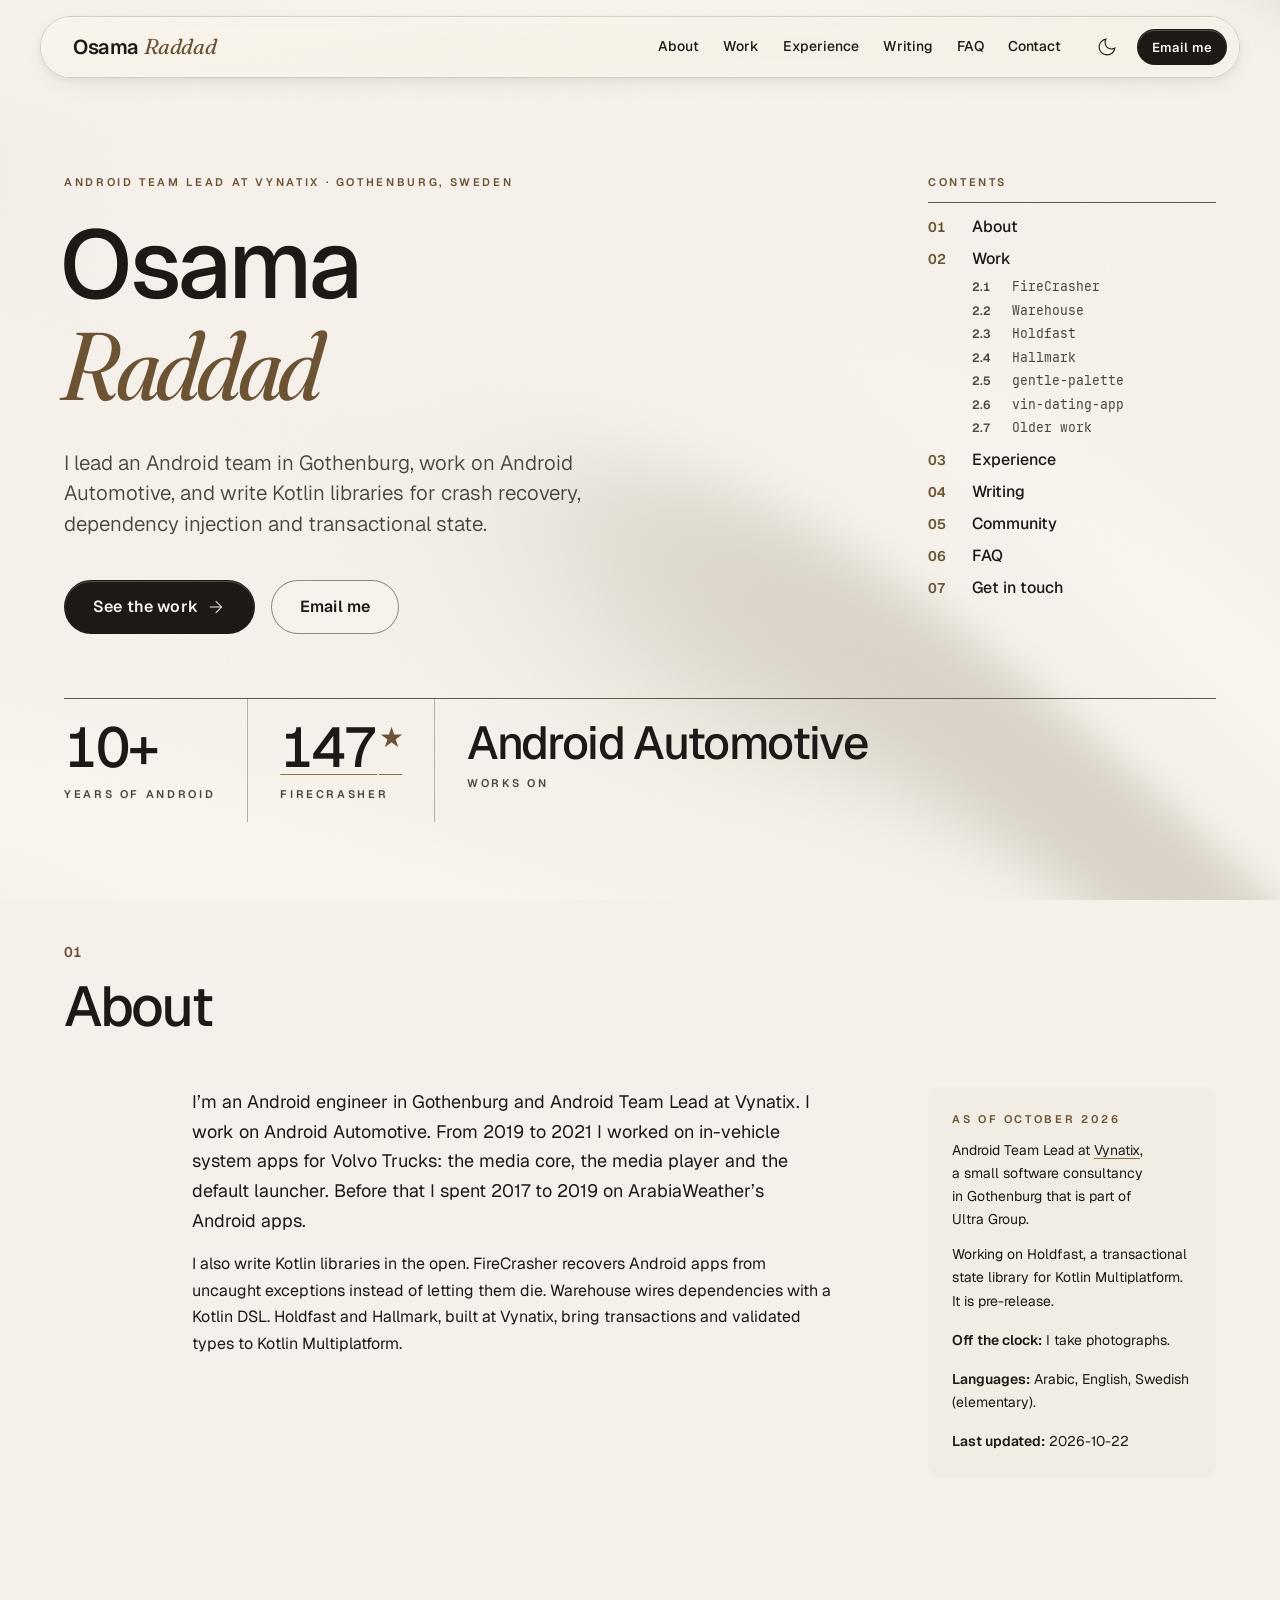
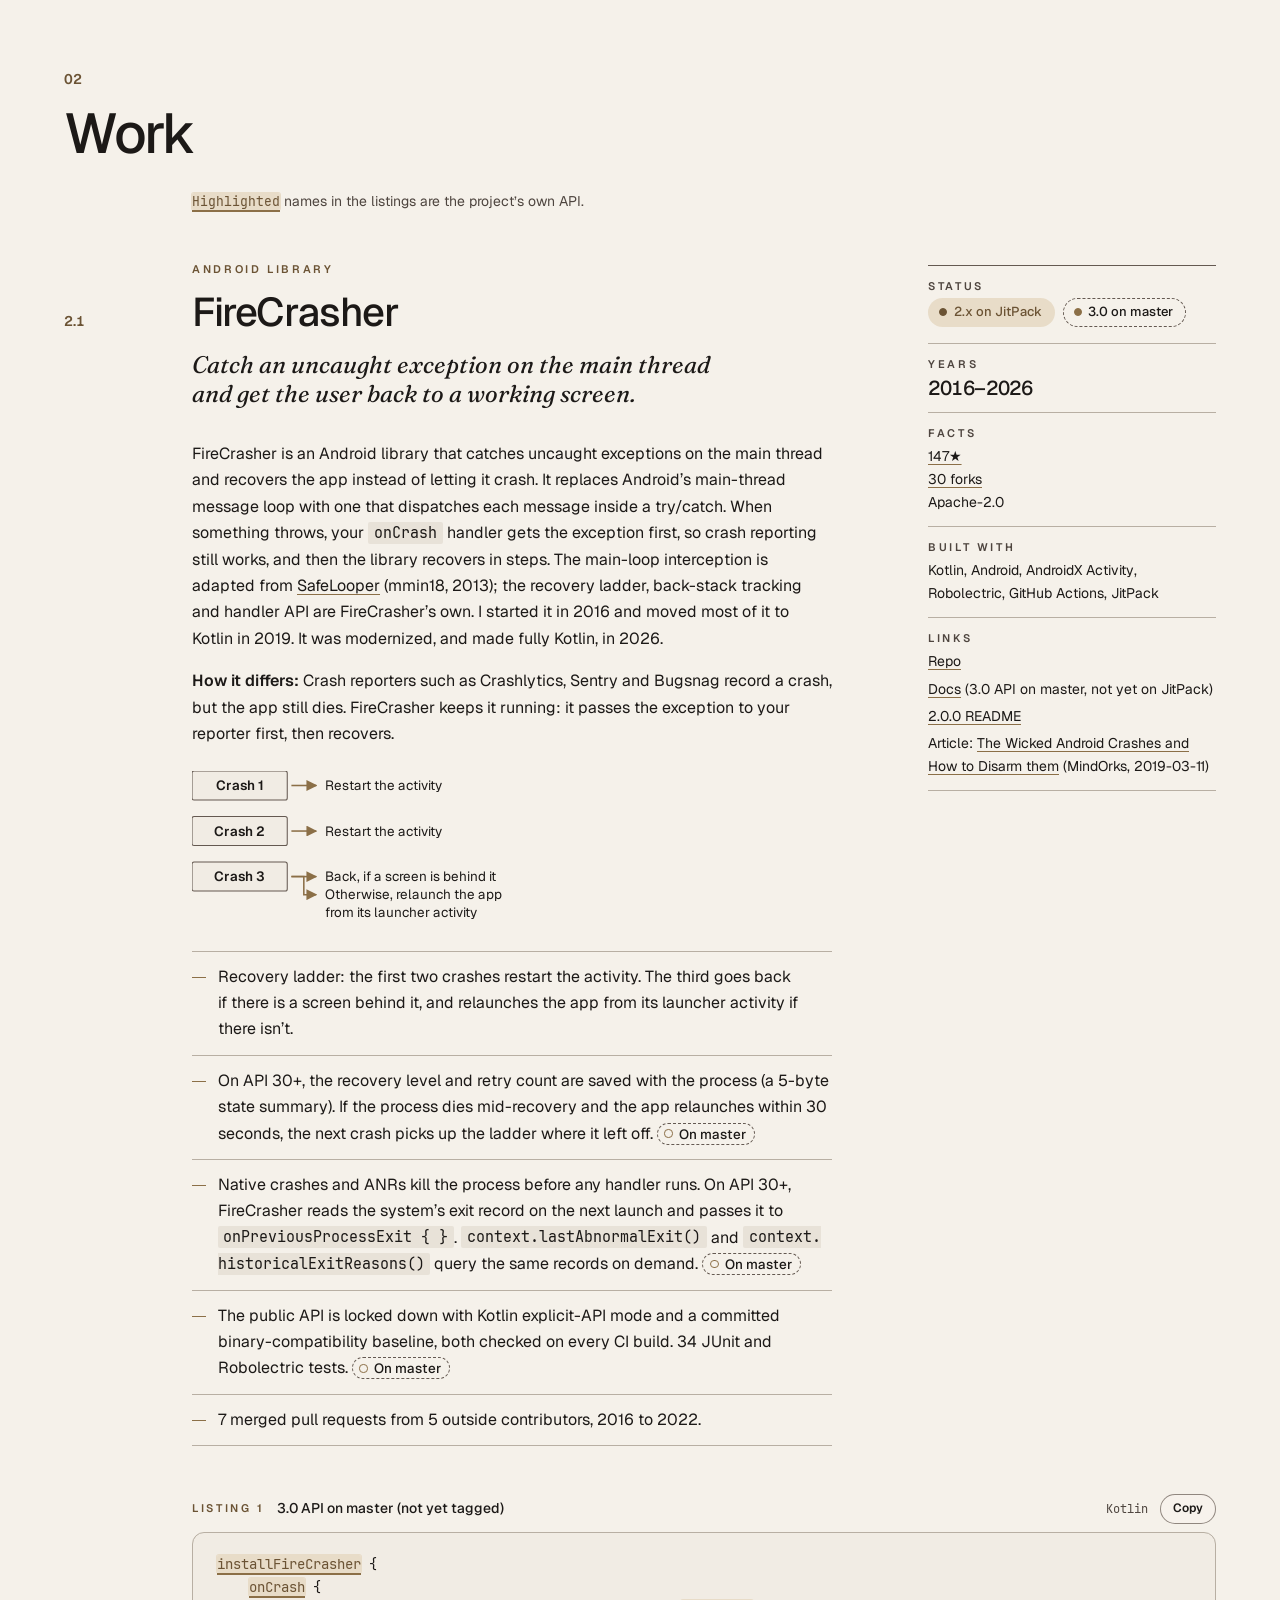
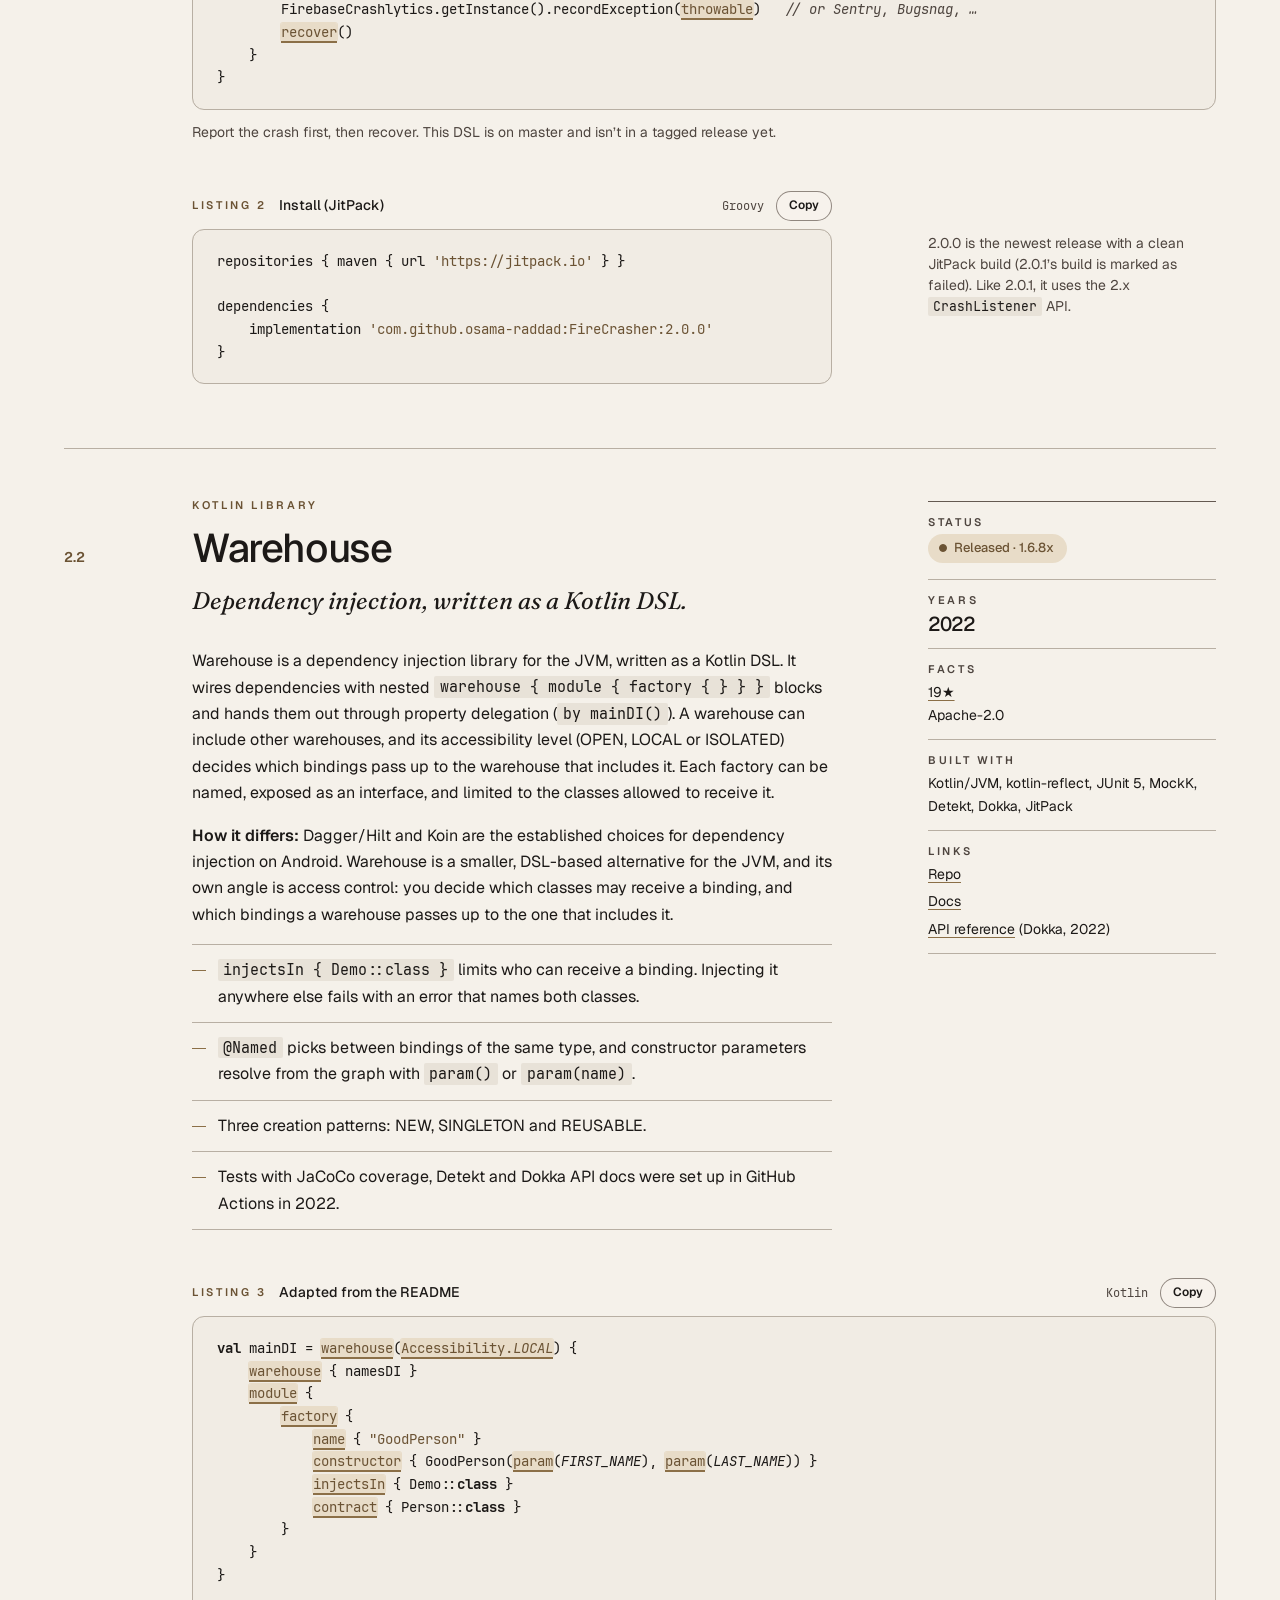
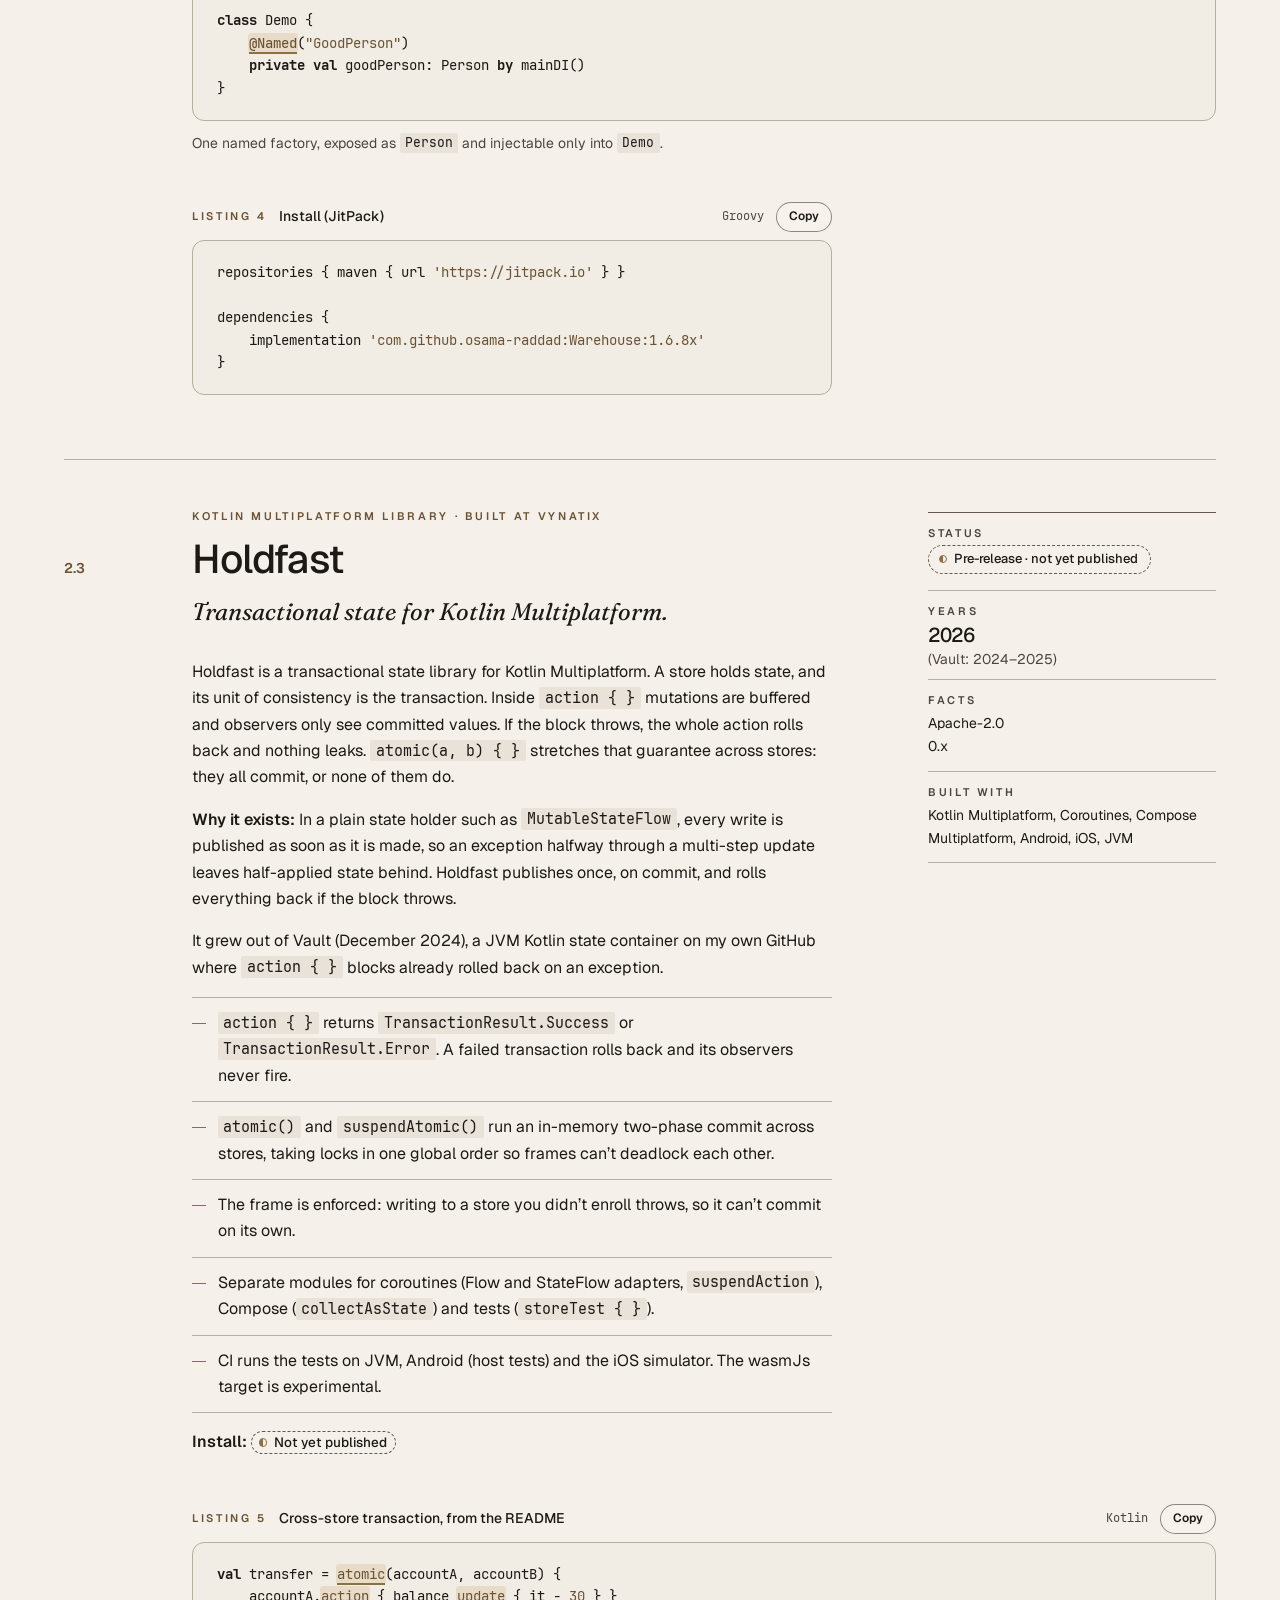
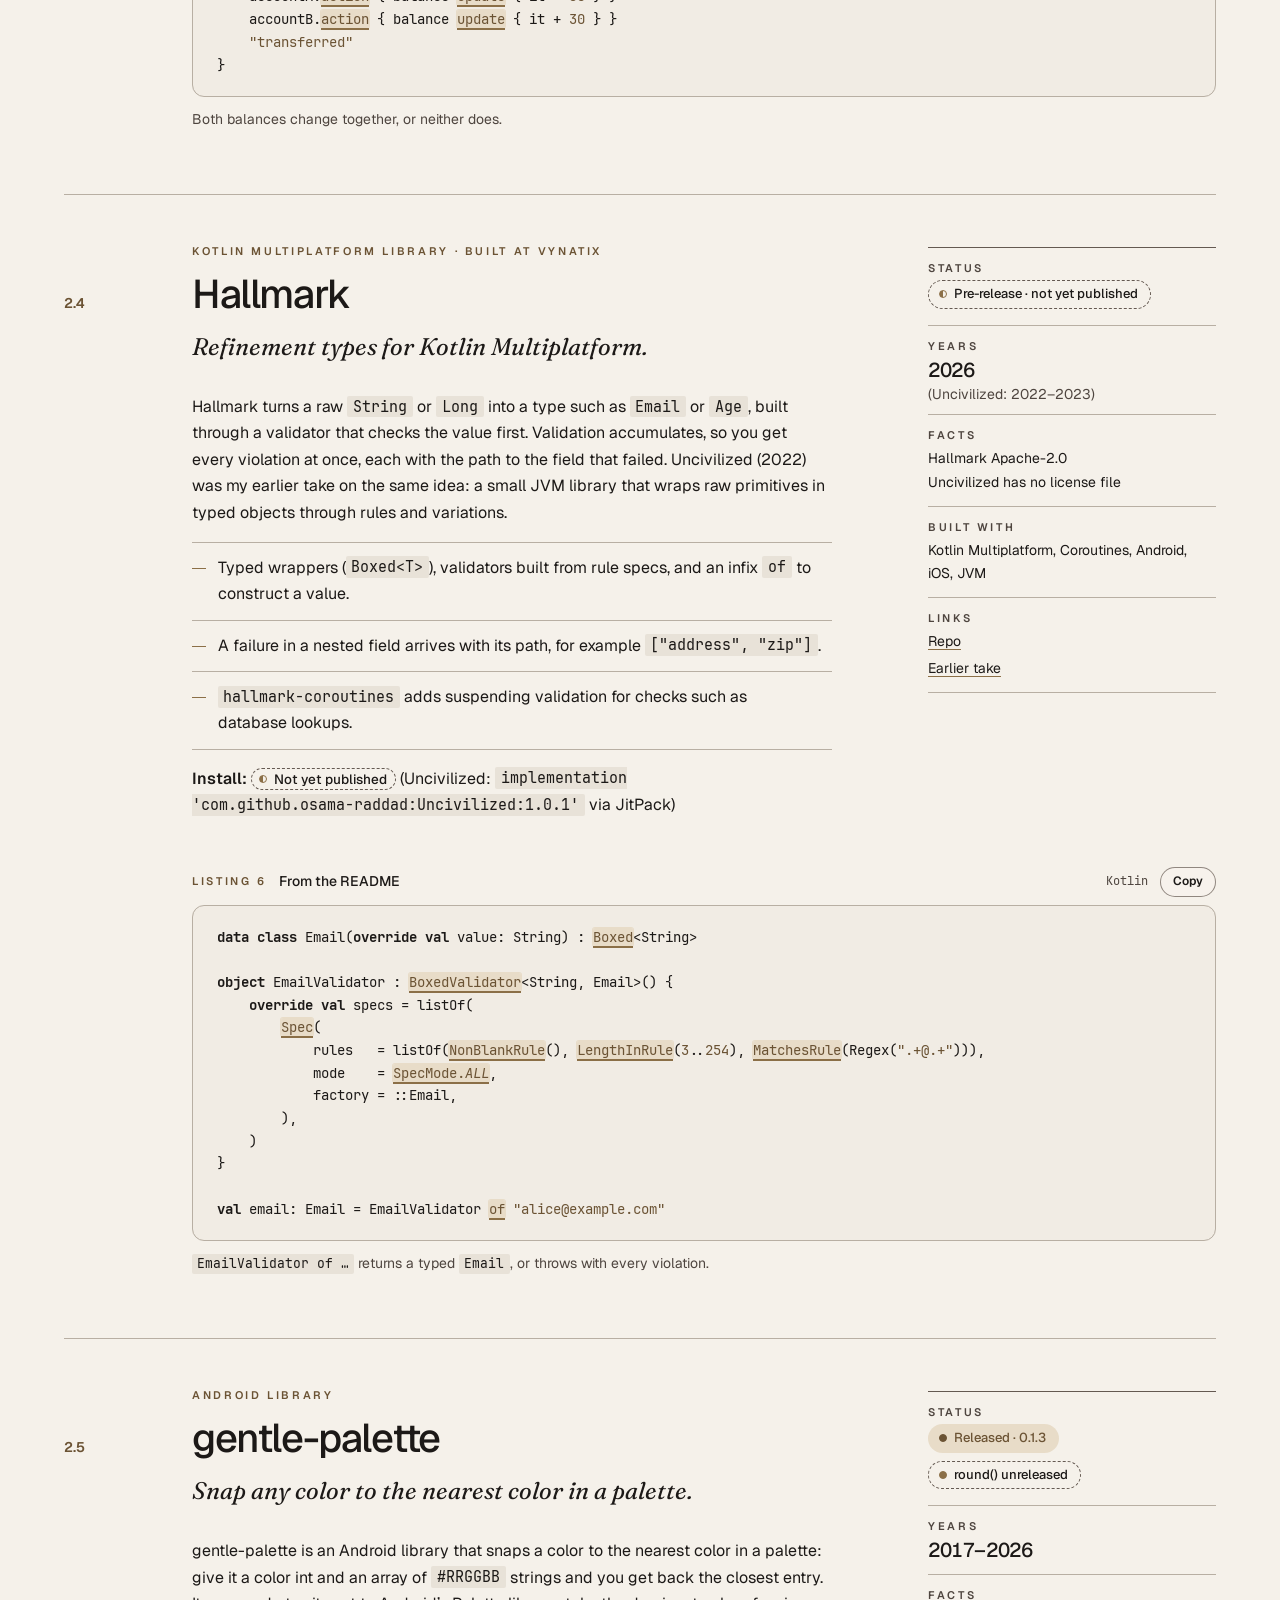
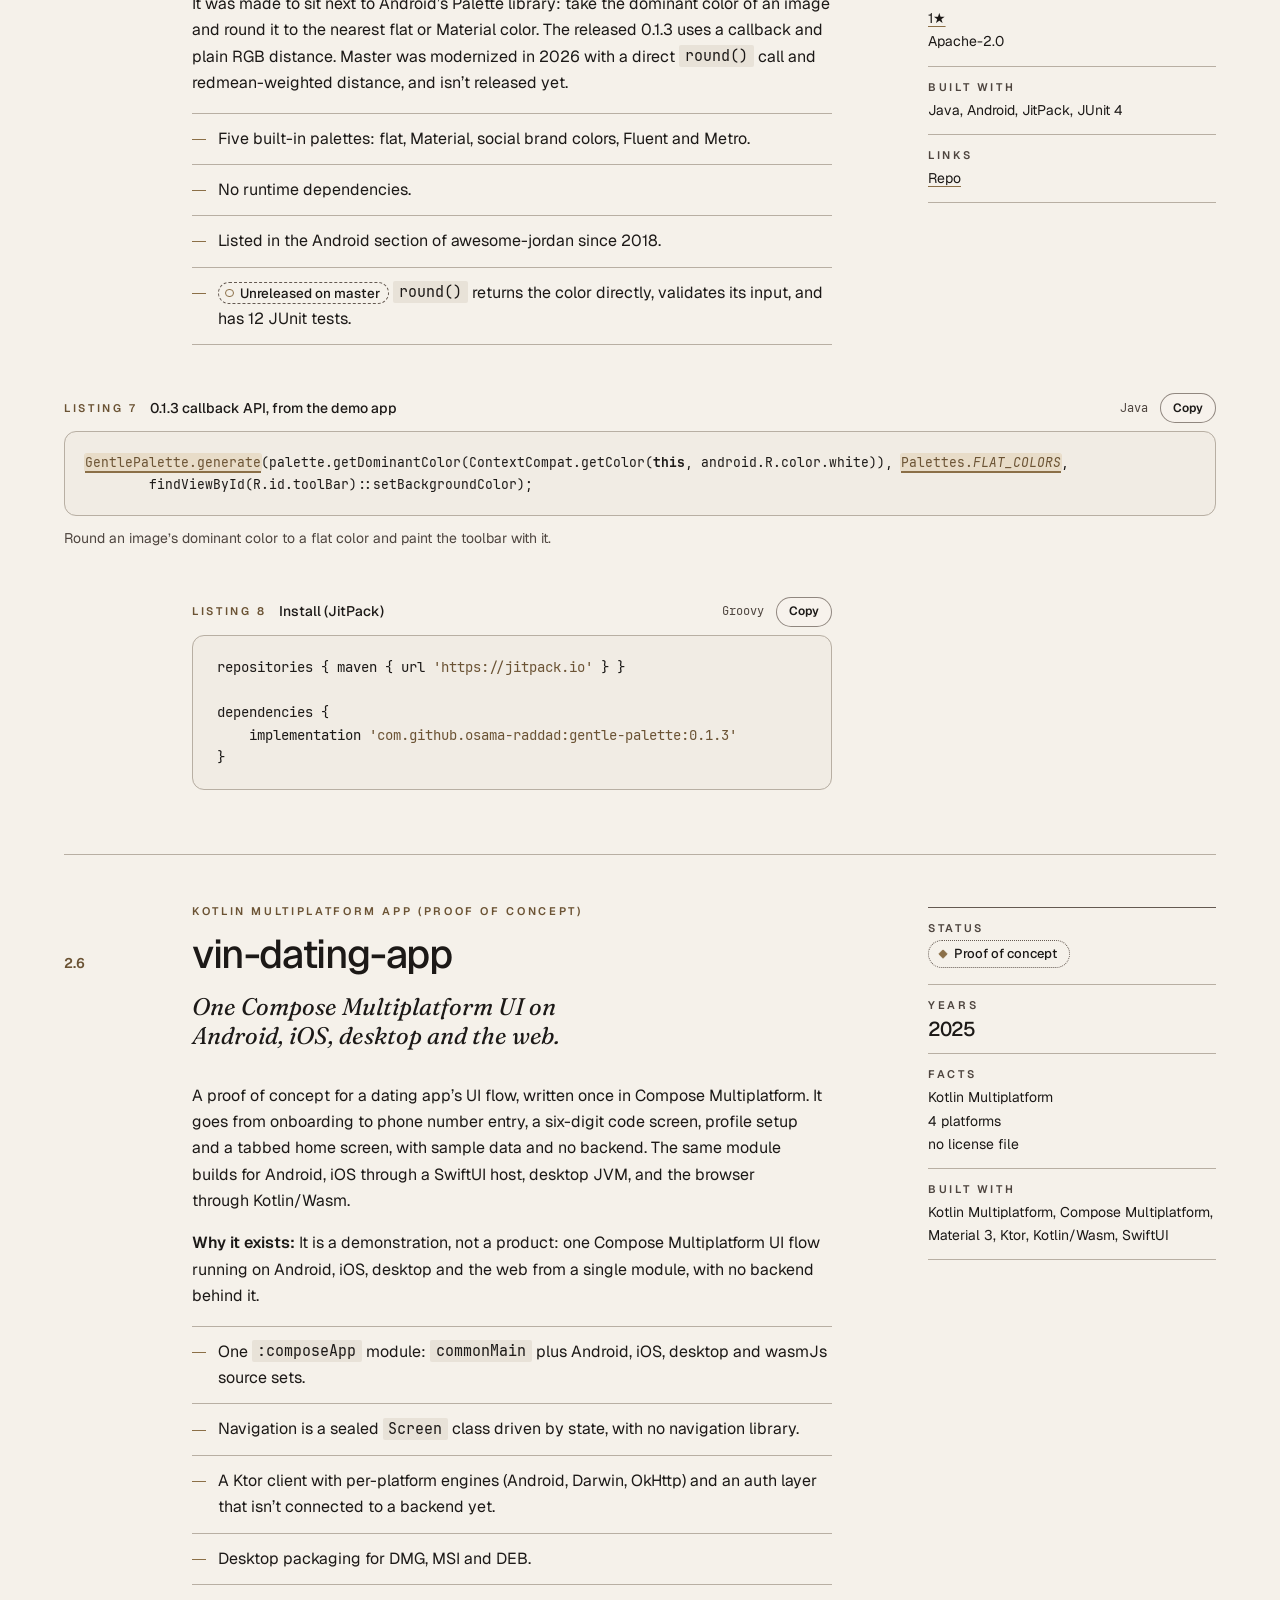
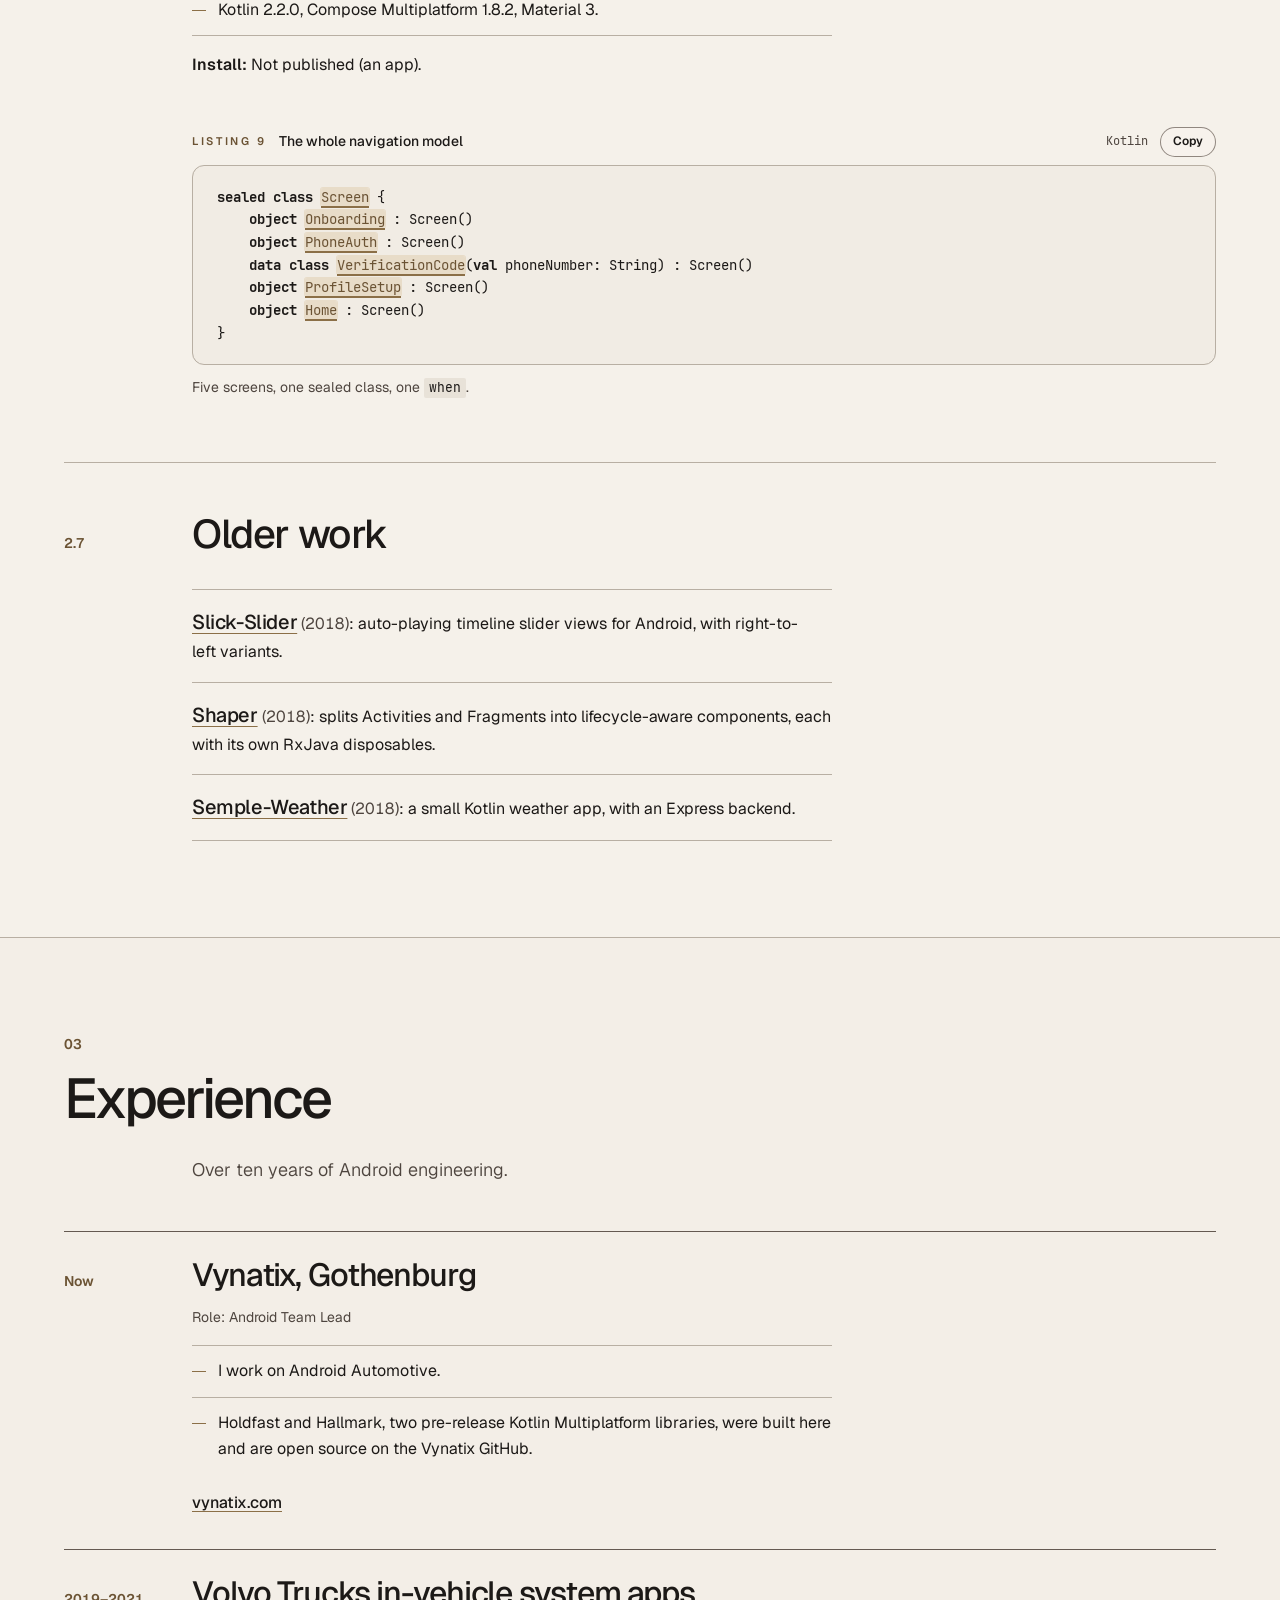
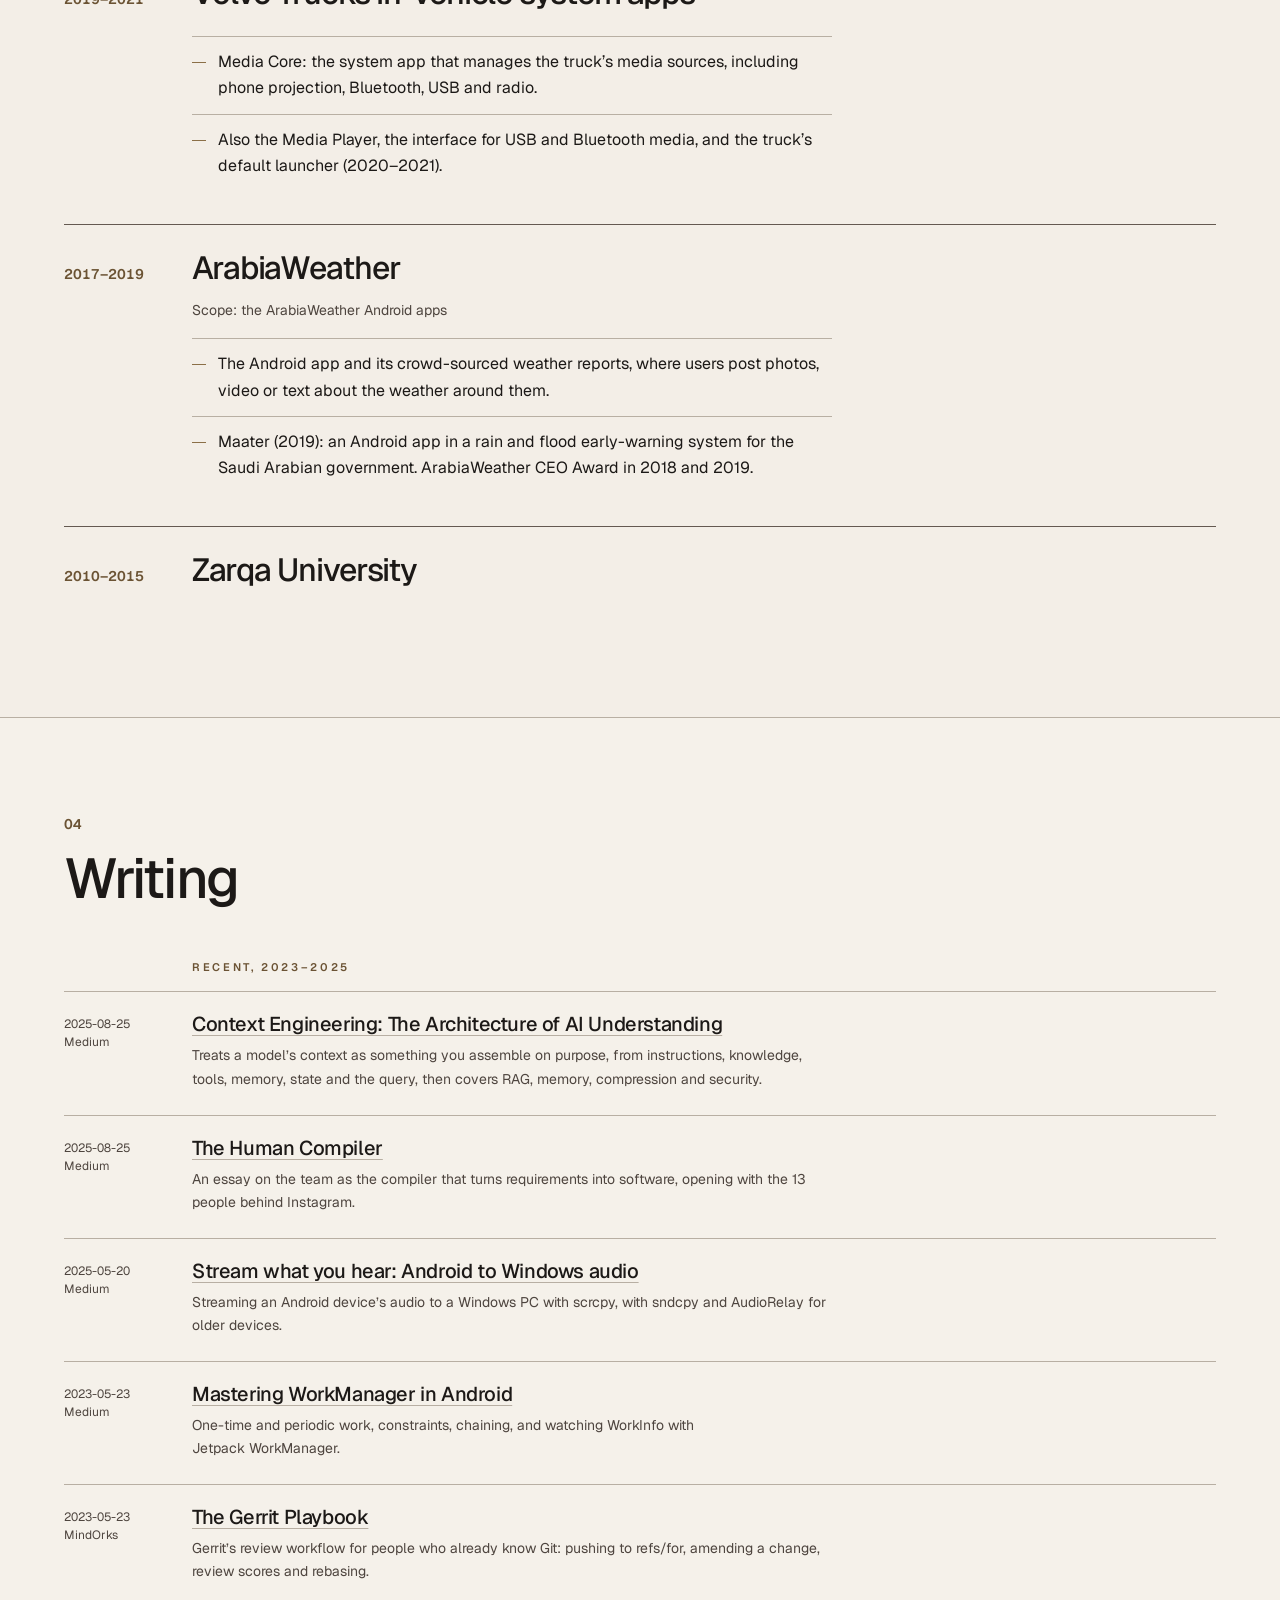
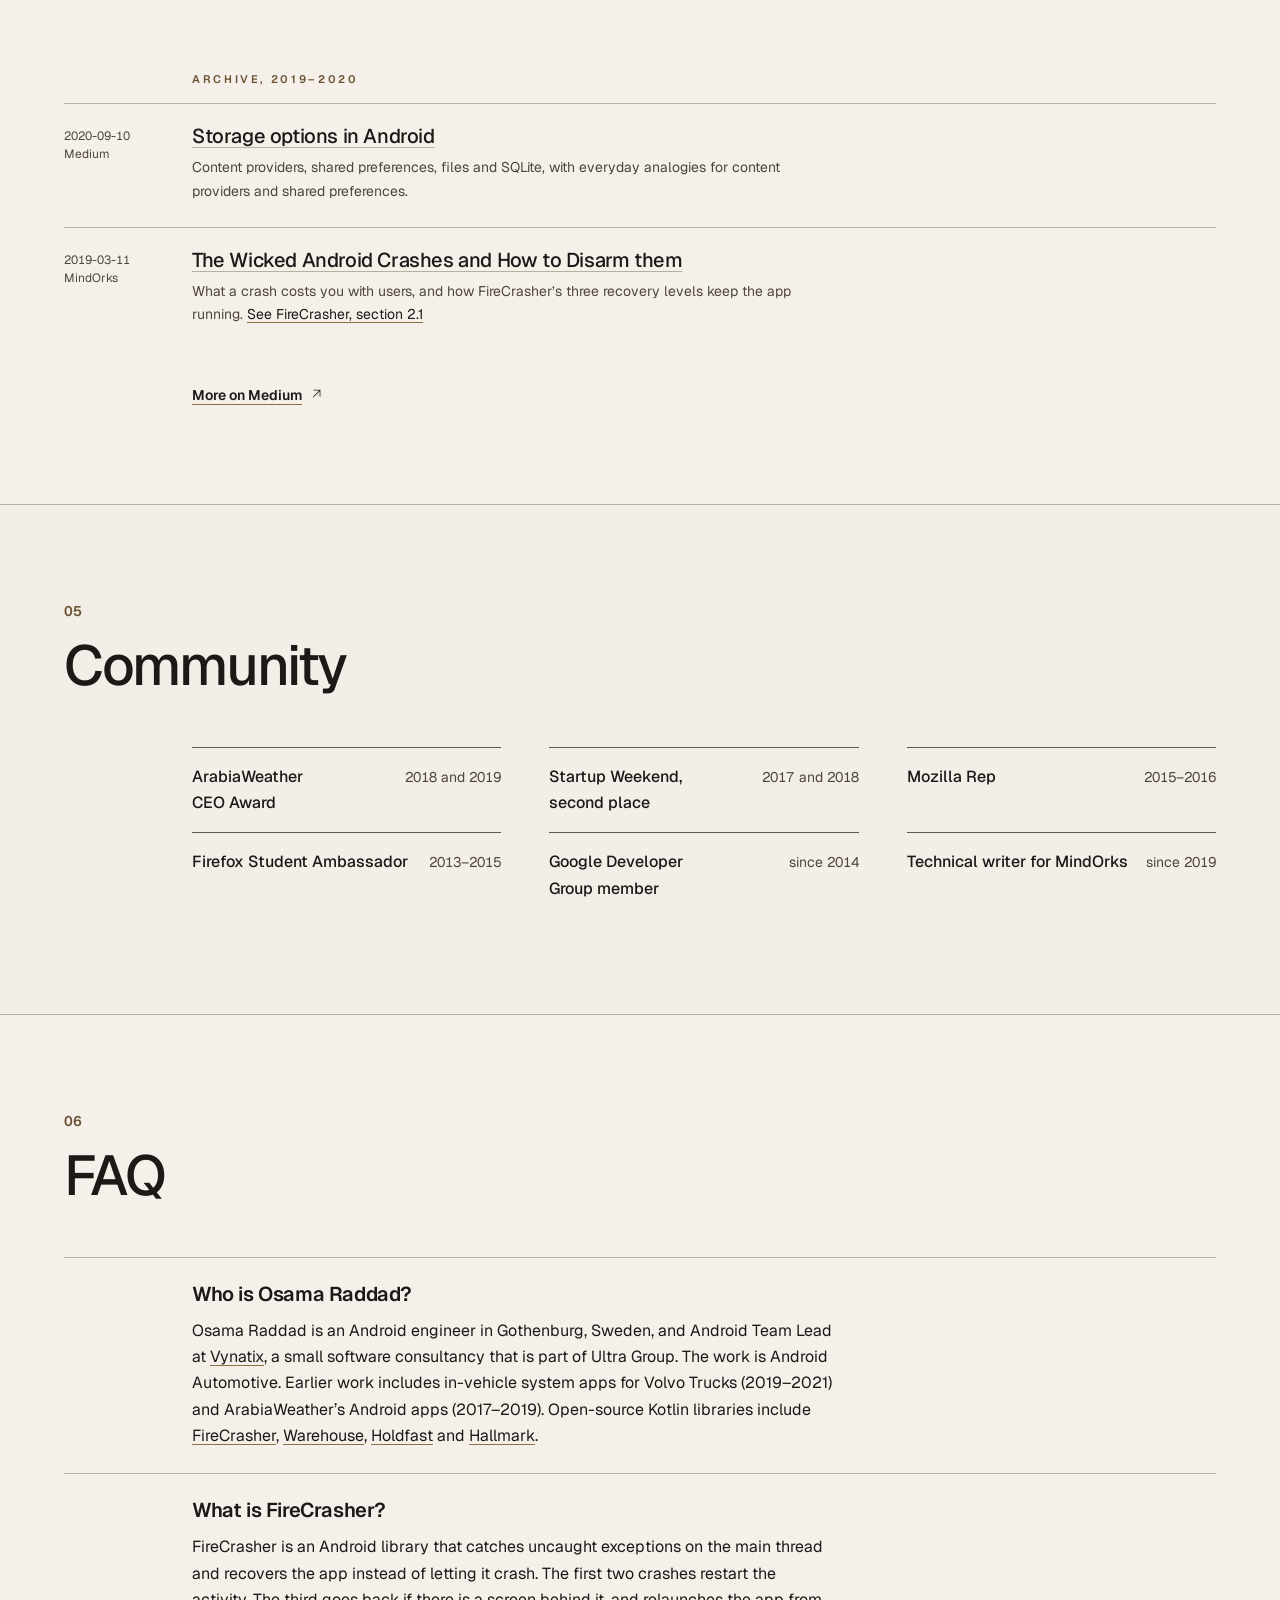
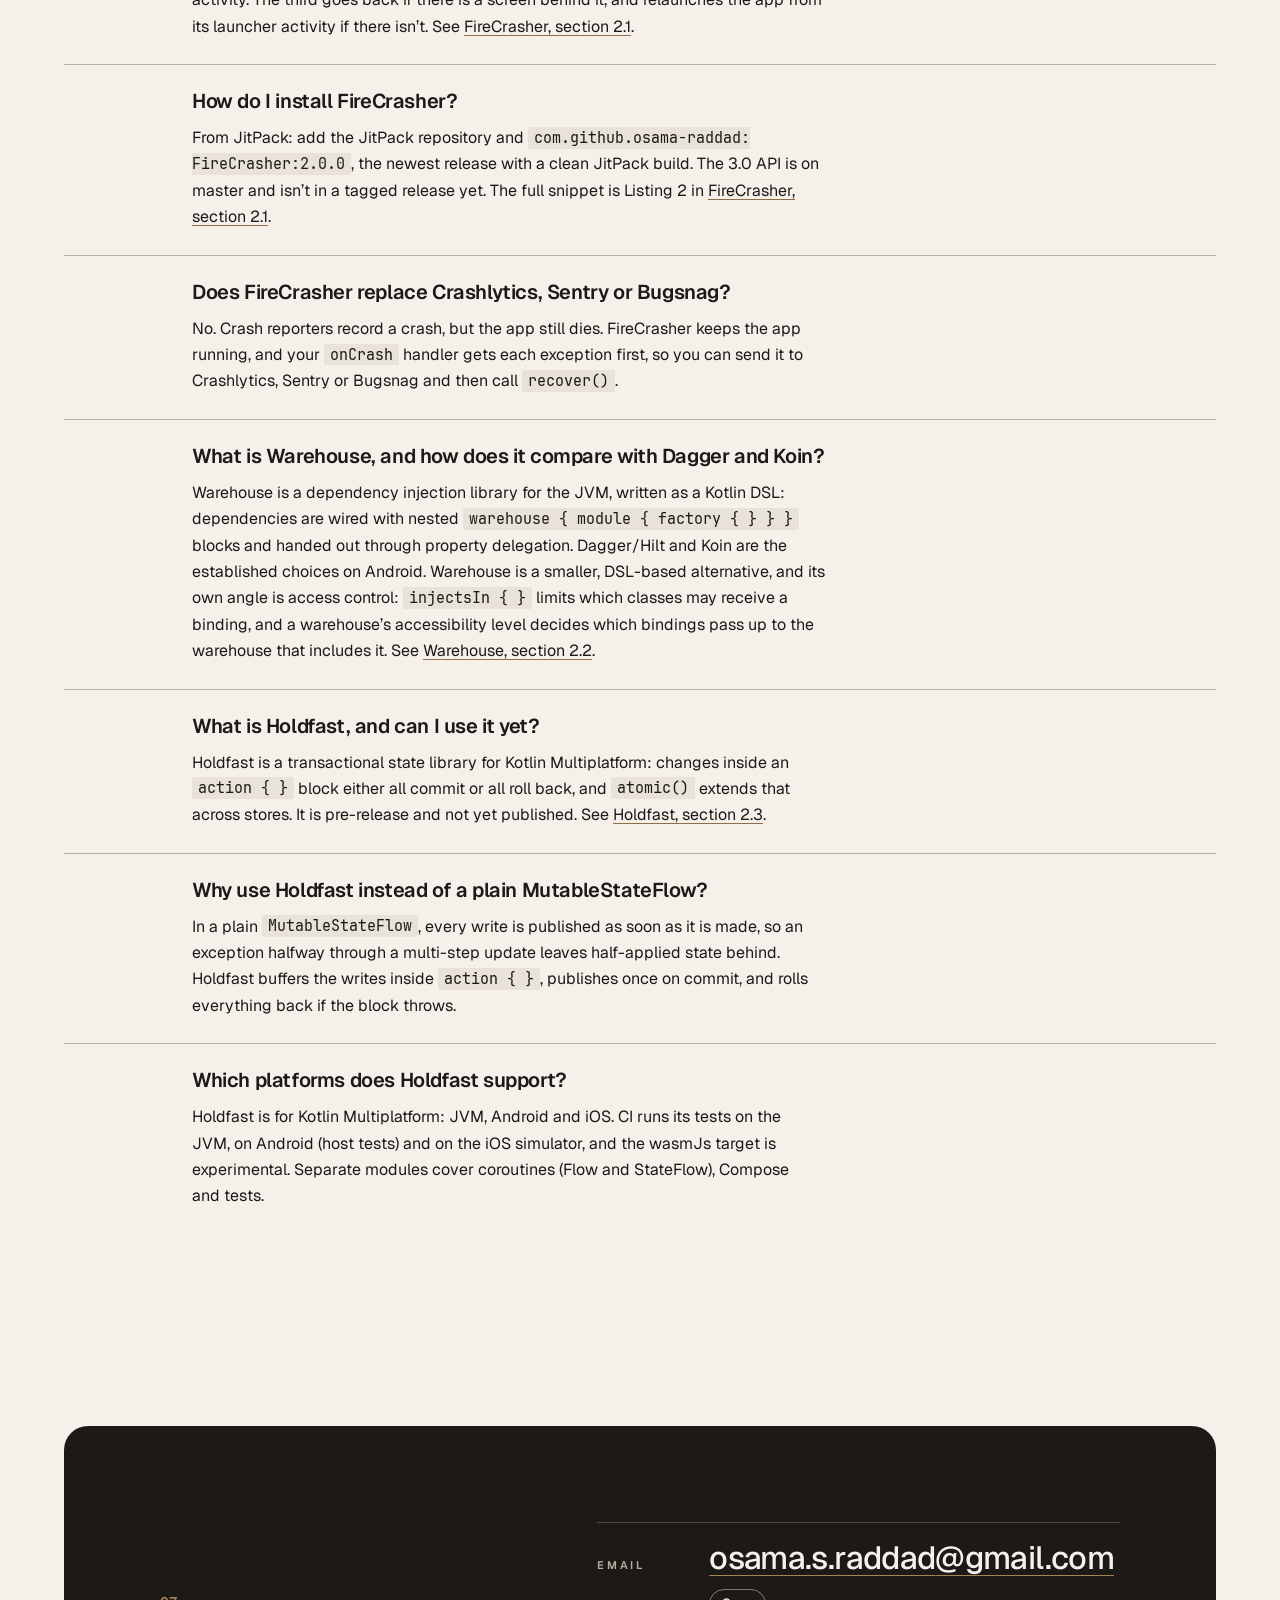
<file: index.html>
<!doctype html>
<html lang="en" data-theme="mono-light">
<head>
<meta charset="utf-8">
<meta name="viewport" content="width=device-width, initial-scale=1">
<meta http-equiv="Content-Security-Policy" content="default-src 'self'; script-src 'self'; style-src 'self'; img-src 'self'; font-src 'self'; connect-src 'self'; object-src 'none'; base-uri 'self'; form-action 'self'">
<title>Osama Raddad · Android Team Lead, Gothenburg</title>
<meta name="description" content="Osama Raddad, Android Team Lead at Vynatix in Gothenburg. Android Automotive, plus open-source Kotlin libraries: FireCrasher, Warehouse, Holdfast.">
<meta name="author" content="Osama Raddad">
<link rel="canonical" href="https://osama-raddad.github.io/">
<meta property="article:modified_time" content="2026-10-22">
<meta property="og:type" content="website">
<meta property="og:url" content="https://osama-raddad.github.io/">
<meta property="og:title" content="Osama Raddad · Android engineer">
<meta property="og:description" content="Android Automotive at work. Open-source Kotlin libraries for crash recovery, dependency injection and transactional state.">
<meta property="og:image" content="https://osama-raddad.github.io/assets/og.png">
<meta property="og:image:type" content="image/png">
<meta property="og:image:width" content="1200">
<meta property="og:image:height" content="630">
<meta property="og:image:alt" content="Osama Raddad, Android Team Lead at Vynatix, Gothenburg, Sweden.">
<meta name="twitter:card" content="summary_large_image">
<meta name="twitter:title" content="Osama Raddad · Android engineer">
<meta name="twitter:description" content="Android Automotive at work. Open-source Kotlin libraries for crash recovery, dependency injection and transactional state.">
<meta name="twitter:image" content="https://osama-raddad.github.io/assets/og.png">
<meta name="twitter:image:alt" content="Osama Raddad, Android Team Lead at Vynatix, Gothenburg, Sweden.">
<meta name="color-scheme" content="light dark">
<meta name="theme-color" content="#F5F1EA">
<link rel="icon" href="assets/favicon.svg" type="image/svg+xml">
<link rel="apple-touch-icon" href="assets/apple-touch-icon.png">
<link rel="preload" href="assets/fonts/geist-variable-latin.woff2" as="font" type="font/woff2" crossorigin>
<link rel="preload" href="assets/fonts/fraunces-italic-variable-latin.woff2" as="font" type="font/woff2" crossorigin>
<link rel="stylesheet" href="assets/tokens.css">
<link rel="stylesheet" href="assets/colors_and_type.css">
<link rel="stylesheet" href="assets/site.css">
<script src="assets/site.js"></script>
<script type="application/ld+json">
{
  "@context": "https://schema.org",
  "@graph": [
    {
      "@type": "ProfilePage",
      "@id": "https://osama-raddad.github.io/#profile",
      "url": "https://osama-raddad.github.io/",
      "name": "Osama Raddad · Android Team Lead, Gothenburg",
      "inLanguage": "en",
      "dateModified": "2026-10-22",
      "mainEntity": { "@id": "https://osama-raddad.github.io/#person" }
    },
    {
      "@type": "Person",
      "@id": "https://osama-raddad.github.io/#person",
      "name": "Osama Raddad",
      "url": "https://osama-raddad.github.io/",
      "jobTitle": "Android Team Lead",
      "worksFor": {
        "@type": "Organization",
        "name": "Vynatix",
        "url": "https://vynatix.com/"
      },
      "alumniOf": {
        "@type": "CollegeOrUniversity",
        "name": "Zarqa University"
      },
      "knowsAbout": ["Android", "Android Automotive", "Kotlin", "Kotlin Multiplatform"],
      "sameAs": [
        "https://www.linkedin.com/in/osamaraddad/",
        "https://github.com/osama-raddad",
        "https://medium.com/@osamaraddad"
      ],
      "email": "osama.s.raddad@gmail.com"
    }
  ]
}
</script>
</head>
<body>
<!-- Rendered nowhere: the glass header's two lens filters (styles in assets/site.css, "Liquid Glass"). -->
<svg class="svg-defs" width="0" height="0" aria-hidden="true" focusable="false">
  <filter id="vx-lens" x="0" y="0" width="1" height="1" primitiveUnits="objectBoundingBox" color-interpolation-filters="sRGB"><feImage href="assets/glass-lens-wide.svg" x="0" y="0" width="1" height="1" preserveAspectRatio="none" result="map"/><feDisplacementMap in="SourceGraphic" in2="map" scale="0.06" xChannelSelector="R" yChannelSelector="G"/></filter>
  <filter id="vx-lens-narrow" x="0" y="0" width="1" height="1" primitiveUnits="objectBoundingBox" color-interpolation-filters="sRGB"><feImage href="assets/glass-lens-narrow.svg" x="0" y="0" width="1" height="1" preserveAspectRatio="none" result="map"/><feDisplacementMap in="SourceGraphic" in2="map" scale="0.12" xChannelSelector="R" yChannelSelector="G"/></filter>
</svg>
<a class="skip-link" href="#main">Skip to content</a>

<header class="site-header" role="banner">
  <div class="site-header__inner">
    <a href="#top" class="site-header__logo">Osama <em>Raddad</em></a>
    <button class="icon-btn mobile-toggle" type="button" aria-label="Menu" aria-expanded="false" aria-controls="primary-nav">
      <svg class="icon icon--menu" viewBox="0 -960 960 960" aria-hidden="true" focusable="false"><path d="M140-254.62V-300h680v45.38H140Zm0-202.69v-45.38h680v45.38H140ZM140-660v-45.38h680V-660H140Z"/></svg>
      <svg class="icon icon--close" viewBox="0 -960 960 960" aria-hidden="true" focusable="false"><path d="m250.92-218.92-32-32L448-480 218.92-709.08l32-32L480-512l229.08-229.08 32 32L512-480l229.08 229.08-32 32L480-448 250.92-218.92Z"/></svg>
    </button>
    <nav class="site-header__nav" id="primary-nav" aria-label="Sections">
      <ul class="site-header__list list-reset">
        <li><a href="#about" class="site-header__link">About</a></li>
        <li><a href="#work" class="site-header__link">Work</a></li>
        <li><a href="#experience" class="site-header__link">Experience</a></li>
        <li><a href="#writing" class="site-header__link">Writing</a></li>
        <li><a href="#faq" class="site-header__link">FAQ</a></li>
        <li><a href="#contact" class="site-header__link">Contact</a></li>
        <li class="site-header__menu-cta"><a href="mailto:osama.s.raddad@gmail.com" class="site-header__link">Email me</a></li>
      </ul>
    </nav>
    <div class="site-header__tools">
      <button class="icon-btn theme-toggle" type="button" title="Dark theme" aria-label="Dark theme" aria-pressed="false">
        <svg class="icon icon--dark" viewBox="0 -960 960 960" aria-hidden="true" focusable="false"><path d="M481.15-140q-141.66 0-240.83-99.17-99.16-99.16-99.16-240.83 0-135.77 92.11-232.88 92.11-97.12 225.57-105.2 4.16 0 9.12.31 4.96.31 13.96.49-27.15 30.9-41.96 71.74-14.81 40.85-14.81 85.54 0 98.33 68.84 167.17Q562.82-424 661.15-424q44.31 0 85.35-13.69 41.04-13.69 71.5-38.61.23 7.38.54 11.23.3 3.84.3 7.38-7.69 133.46-104.8 225.57Q616.92-140 481.15-140Zm0-45.39q103.23 0 181.35-62.49 78.11-62.5 101.19-149.66-23.46 9.46-49.82 14.19-26.36 4.74-52.72 4.74-116.92 0-199.15-82.23T379.77-660q0-23.23 4.42-48.62 4.42-25.38 15.5-56.15-92.61 28.16-152.88 107.47-60.27 79.31-60.27 177.3 0 122.77 85.92 208.69t208.69 85.92Zm-5.53-289.69Z"/></svg>
        <svg class="icon icon--light" viewBox="0 -960 960 960" aria-hidden="true" focusable="false"><path d="M575.15-384.85q39.46-39.46 39.46-95.15 0-55.69-39.46-95.15-39.46-39.46-95.15-39.46-55.69 0-95.15 39.46-39.46 39.46-39.46 95.15 0 55.69 39.46 95.15 39.46 39.46 95.15 39.46 55.69 0 95.15-39.46Zm-222.61 32.31Q300-405.08 300-480q0-74.92 52.54-127.46Q405.08-660 480-660q74.92 0 127.46 52.54Q660-554.92 660-480q0 74.92-52.54 127.46Q554.92-300 480-300q-74.92 0-127.46-52.54ZM200-457.31H50v-45.38h150v45.38Zm710 0H760v-45.38h150v45.38ZM457.31-760v-150h45.38v150h-45.38Zm0 710v-150h45.38v150h-45.38ZM267.39-662.62l-93.08-90.46 32.23-33.61L296.77-694l-29.38 31.38Zm486.69 488.7-91.46-92.7L693.61-298l92.08 91.08-31.61 33ZM662-693.61l91.08-92.08 33.61 31.61-92.08 91.46L662-693.61ZM173.92-206.54 266-298l31.23 31.23-90.69 92.85-32.62-32.62ZM480-480Z"/></svg>
      </button>
      <a href="mailto:osama.s.raddad@gmail.com" class="btn btn--sm site-header__cta">Email me</a>
    </div>
  </div>
</header>

<main id="main">

<!-- The hero sits inside main, so the page's h1 and its one-line summary are part of the main content. -->
<div class="masthead grid" id="top">
  <p class="eyebrow hero-role">Android Team Lead at Vynatix<span aria-hidden="true"> · </span><span class="vh">, </span>Gothenburg, Sweden</p>
  <h1 class="hero-name">Osama <em>Raddad</em></h1>
  <p class="hero-lede">I lead an Android team in Gothenburg, work on Android Automotive, and write Kotlin libraries for crash recovery, dependency injection and transactional state.</p>
  <p class="hero-ctas">
    <a class="btn btn--lg" href="#work">See the work <svg class="icon icon--md" viewBox="0 -960 960 960" aria-hidden="true" focusable="false"><path d="M693.69-457.31H180v-45.38h513.69L448.39-748 480-780l300 300-300 300-31.61-32 245.3-245.31Z"/></svg></a>
    <a class="btn btn--lg btn--secondary" href="mailto:osama.s.raddad@gmail.com">Email me</a>
  </p>

  <ul class="quick-facts list-reset" aria-label="Quick facts">
    <li class="qf"><span class="qf-fig">10+</span> <span class="qf-cap">years of Android</span></li>
    <li class="qf"><span class="qf-cap">FireCrasher</span><span class="vh"> · </span><span class="qf-fig"><a href="https://github.com/osama-raddad/FireCrasher/stargazers">147<span class="star" aria-hidden="true">★</span><span class="vh"> GitHub stars</span></a></span></li>
    <li class="qf qf--wide"><span class="qf-cap">Works on</span><span class="vh"> </span><span class="qf-fig">Android Automotive</span></li>
  </ul>

  <nav class="toc" id="contents" aria-labelledby="toc-label">
    <p class="eyebrow toc-label" id="toc-label">Contents</p>
    <ol class="list-reset">
      <li><a href="#about"><span class="toc-n">01</span><span class="toc-t">About</span></a></li>
      <li><a href="#work"><span class="toc-n">02</span><span class="toc-t">Work</span></a>
        <ol class="toc-sub list-reset">
          <li><a href="#firecrasher"><span class="toc-n">2.1</span><span class="toc-t">FireCrasher</span></a></li>
          <li><a href="#warehouse"><span class="toc-n">2.2</span><span class="toc-t">Warehouse</span></a></li>
          <li><a href="#holdfast"><span class="toc-n">2.3</span><span class="toc-t">Holdfast</span></a></li>
          <li><a href="#hallmark"><span class="toc-n">2.4</span><span class="toc-t">Hallmark</span></a></li>
          <li><a href="#gentle-palette"><span class="toc-n">2.5</span><span class="toc-t">gentle-palette</span></a></li>
          <li><a href="#vin-dating-app"><span class="toc-n">2.6</span><span class="toc-t">vin-dating-app</span></a></li>
          <li><a href="#older-work"><span class="toc-n">2.7</span><span class="toc-t">Older work</span></a></li>
        </ol>
      </li>
      <li><a href="#experience"><span class="toc-n">03</span><span class="toc-t">Experience</span></a></li>
      <li><a href="#writing"><span class="toc-n">04</span><span class="toc-t">Writing</span></a></li>
      <li><a href="#community"><span class="toc-n">05</span><span class="toc-t">Community</span></a></li>
      <li><a href="#faq"><span class="toc-n">06</span><span class="toc-t">FAQ</span></a></li>
      <li><a href="#contact"><span class="toc-n">07</span><span class="toc-t">Get in touch</span></a></li>
    </ol>
  </nav>
</div>

  <!-- 1 About -->
  <section class="sec grid" id="about" aria-labelledby="about-h">
    <h2 class="sec-h" id="about-h" data-n="01"><span class="t">About</span></h2>
    <div class="prose about-text">
      <p>I’m an Android engineer in Gothenburg and Android Team Lead at Vynatix. I work on Android Automotive. From 2019 to 2021 I worked on in-vehicle system apps for Volvo Trucks: the media core, the media player and the default launcher. Before that I spent 2017 to 2019 on ArabiaWeather’s Android apps.</p>
      <p>I also write Kotlin libraries in the open. FireCrasher recovers Android apps from uncaught exceptions instead of letting them die. Warehouse wires dependencies with a Kotlin DSL. Holdfast and Hallmark, built at Vynatix, bring transactions and validated types to Kotlin Multiplatform.</p>
    </div>
    <div class="margin about-notes">
      <h3 class="note-h">As of October 2026</h3>
      <ul class="note-list list-reset">
        <li>Android Team Lead at <a href="https://vynatix.com/">Vynatix</a>, a small software consultancy in Gothenburg that is part of Ultra Group.</li>
        <li>Working on Holdfast, a transactional state library for Kotlin Multiplatform. It is pre-release.</li>
      </ul>
      <p class="note"><strong>Off the clock:</strong> I take photographs.</p>
      <p class="note"><strong>Languages:</strong> Arabic, English, Swedish (elementary).</p>
      <p class="note"><strong>Last updated:</strong> <time datetime="2026-10-22">2026-10-22</time></p>
    </div>
  </section>

  <!-- 2 Work -->
  <section class="sec grid" id="work" aria-labelledby="work-h">
    <h2 class="sec-h" id="work-h" data-n="02"><span class="t">Work</span></h2>
    <p class="key"><mark class="api">Highlighted</mark> names in the listings are the project’s own API.</p>

    <!-- 2.1 FireCrasher -->
    <article class="project" id="firecrasher" aria-labelledby="firecrasher-h">
      <p class="kicker">Android library</p>
      <h3 class="proj-h" id="firecrasher-h" data-n="2.1"><span class="t">FireCrasher</span></h3>
      <p class="tagline">Catch an uncaught exception on the main thread and get the user back to a working screen.</p>

      <div class="status">
        <p class="status-k" id="firecrasher-st">Status</p>
        <ul class="stamps list-reset" aria-labelledby="firecrasher-st">
          <li class="stamp stamp--released">2.x on JitPack</li>
          <li class="stamp stamp--master">3.0 on master</li>
        </ul>
      </div>

      <div class="prose proj-body">
        <p>FireCrasher is an Android library that catches uncaught exceptions on the main thread and recovers the app instead of letting it crash. It replaces Android’s main-thread message loop with one that dispatches each message inside a try/catch. When something throws, your <code>onCrash</code> handler gets the exception first, so crash reporting still works, and then the library recovers in steps. The main-loop interception is adapted from <a href="https://github.com/mmin18/SafeLooper">SafeLooper</a> (mmin18, 2013); the recovery ladder, back-stack tracking and handler API are FireCrasher’s own. I started it in 2016 and moved most of it to Kotlin in 2019. It was modernized, and made fully Kotlin, in 2026.</p>
        <p><strong>How it differs:</strong> Crash reporters such as Crashlytics, Sentry and Bugsnag record a crash, but the app still dies. FireCrasher keeps it running: it passes the exception to your reporter first, then recovers.</p>
        <figure class="ladder">
          <svg viewBox="0 0 340 150" aria-hidden="true" focusable="false">
            <defs>
              <marker id="ladder-head" viewBox="0 0 10 10" refX="9" refY="5" markerWidth="7" markerHeight="7" orient="auto-start-reverse">
                <path class="ladder-tip" d="M0 0 L10 5 L0 10 z"/>
              </marker>
            </defs>
            <rect class="ladder-step" x="0" y="0" width="92" height="28" rx="2"/>
            <text class="ladder-label" x="46" y="18.5" text-anchor="middle">Crash 1</text>
            <path class="ladder-arrow" d="M96 14 H120" marker-end="url(#ladder-head)"/>
            <text class="ladder-text" x="128" y="18.5">Restart the activity</text>
            <rect class="ladder-step" x="0" y="44" width="92" height="28" rx="2"/>
            <text class="ladder-label" x="46" y="62.5" text-anchor="middle">Crash 2</text>
            <path class="ladder-arrow" d="M96 58 H120" marker-end="url(#ladder-head)"/>
            <text class="ladder-text" x="128" y="62.5">Restart the activity</text>
            <rect class="ladder-step" x="0" y="88" width="92" height="28" rx="2"/>
            <text class="ladder-label" x="46" y="106.5" text-anchor="middle">Crash 3</text>
            <path class="ladder-arrow" d="M96 102 H120" marker-end="url(#ladder-head)"/>
            <path class="ladder-arrow" d="M96 102 H108 V119.5 H120" marker-end="url(#ladder-head)"/>
            <text class="ladder-text" x="128" y="106.5">Back, if a screen is behind it</text>
            <text class="ladder-text" x="128" y="124">Otherwise, relaunch the app</text>
            <text class="ladder-text" x="128" y="141">from its launcher activity</text>
          </svg>
        </figure>
        <ul class="highlights">
          <li>Recovery ladder: the first two crashes restart the activity. The third goes back if there is a screen behind it, and relaunches the app from its launcher activity if there isn’t.</li>
          <li>On API 30+, the recovery level and retry count are saved with the process (a 5-byte state summary). If the process dies mid-recovery and the app relaunches within 30 seconds, the next crash picks up the ladder where it left off. <span class="flag"><span class="vh">(</span>On master<span class="vh">.)</span></span></li>
          <li>Native crashes and ANRs kill the process before any handler runs. On API 30+, FireCrasher reads the system’s exit record on the next launch and passes it to <code>onPreviousProcessExit { }</code>. <code>context.lastAbnormalExit()</code> and <code class="wrap">context.<wbr>historicalExitReasons()</code> query the same records on demand. <span class="flag"><span class="vh">(</span>On master<span class="vh">.)</span></span></li>
          <li>The public API is locked down with Kotlin explicit-API mode and a committed binary-compatibility baseline, both checked on every CI build. 34 JUnit and Robolectric tests. <span class="flag"><span class="vh">(</span>On master<span class="vh">.)</span></span></li>
          <li>7 merged pull requests from 5 outside contributors, 2016 to 2022.</li>
        </ul>
      </div>

      <div class="figures">
        <figure class="listing">
          <figcaption class="lst-head"><span class="lst-n" id="lst-1-n">Listing 1</span> <span class="lst-label" id="lst-1-l">3.0 API on master (not yet tagged)</span> <span class="lst-tools"><span class="lst-lang">Kotlin</span></span></figcaption>
          <pre tabindex="0" role="region" aria-labelledby="lst-1-n lst-1-l"><code><mark class="api">installFireCrasher</mark> {
    <mark class="api">onCrash</mark> {
        FirebaseCrashlytics.getInstance().recordException(<mark class="api">throwable</mark>)   <span class="tc">// or Sentry, Bugsnag, …</span>
        <mark class="api">recover</mark>()
    }
}</code></pre>
          <p class="lst-cap">Report the crash first, then recover. This DSL is on master and isn’t in a tagged release yet.</p>
        </figure>
        <figure class="listing install">
          <figcaption class="lst-head"><span class="lst-n" id="lst-2-n">Listing 2</span> <span class="lst-label" id="lst-2-l">Install (JitPack)</span> <span class="lst-tools"><span class="lst-lang">Groovy</span></span></figcaption>
          <pre tabindex="0" role="region" aria-labelledby="lst-2-n lst-2-l"><code>repositories { maven { url <span class="ts">'https://jitpack.io'</span> } }

dependencies {
    implementation <span class="ts">'com.github.osama-raddad:FireCrasher:2.0.0'</span>
}</code></pre>
          <p class="lst-cap">2.0.0 is the newest release with a clean JitPack build (2.0.1’s build is marked as failed). Like 2.0.1, it uses the 2.x <code>CrashListener</code> API.</p>
        </figure>
      </div>

      <dl class="meta">
        <div class="meta-status"><dt>Status</dt><dd><ul class="stamps list-reset"><li class="stamp stamp--released">2.x on JitPack</li> <li class="stamp stamp--master">3.0 on master</li></ul></dd></div>
        <div><dt>Years</dt><dd class="years">2016–2026</dd></div>
        <div><dt>Facts</dt><dd><ul class="facts list-reset"><li><a href="https://github.com/osama-raddad/FireCrasher/stargazers">147<span aria-hidden="true">★</span><span class="vh"> GitHub stars</span></a></li><li><a href="https://github.com/osama-raddad/FireCrasher/forks">30 forks</a></li><li>Apache-2.0</li></ul></dd></div>
        <div class="meta-tags"><dt>Built with</dt><dd><ul class="tags list-reset"><li>Kotlin</li><li>Android</li><li>AndroidX Activity</li><li>Robolectric</li><li>GitHub Actions</li><li>JitPack</li></ul></dd></div>
        <div class="meta-links"><dt>Links</dt><dd><ul class="links list-reset">
          <li><a href="https://github.com/osama-raddad/FireCrasher"><span class="vh">FireCrasher </span>Repo</a></li>
          <li><a href="https://osama-raddad.github.io/FireCrasher/"><span class="vh">FireCrasher </span>Docs</a> (3.0 API on master, not yet on JitPack)</li>
          <li><a href="https://github.com/osama-raddad/FireCrasher/tree/2.0.0">2.0.0 README</a></li>
          <li>Article: <a href="https://medium.com/mindorks/the-wicked-android-crashes-and-how-to-disarm-them-a7609b22455b">The Wicked Android Crashes and How to Disarm them</a> (MindOrks, <time datetime="2019-03-11">2019-03-11</time>)</li>
        </ul></dd></div>
      </dl>
    </article>

    <!-- 2.2 Warehouse -->
    <article class="project" id="warehouse" aria-labelledby="warehouse-h">
      <p class="kicker">Kotlin library</p>
      <h3 class="proj-h" id="warehouse-h" data-n="2.2"><span class="t">Warehouse</span></h3>
      <p class="tagline">Dependency injection, written as a Kotlin DSL.</p>

      <div class="status">
        <p class="status-k" id="warehouse-st">Status</p>
        <ul class="stamps list-reset" aria-labelledby="warehouse-st">
          <li class="stamp stamp--released">Released · 1.6.8x</li>
        </ul>
      </div>

      <div class="prose proj-body">
        <p>Warehouse is a dependency injection library for the JVM, written as a Kotlin DSL. It wires dependencies with nested <code class="wrap">warehouse { module { factory { } } }</code> blocks and hands them out through property delegation (<code>by mainDI()</code>). A warehouse can include other warehouses, and its accessibility level (OPEN, LOCAL or ISOLATED) decides which bindings pass up to the warehouse that includes it. Each factory can be named, exposed as an interface, and limited to the classes allowed to receive it.</p>
        <p><strong>How it differs:</strong> Dagger/Hilt and Koin are the established choices for dependency injection on Android. Warehouse is a smaller, DSL-based alternative for the JVM, and its own angle is access control: you decide which classes may receive a binding, and which bindings a warehouse passes up to the one that includes it.</p>
        <ul class="highlights">
          <li><code>injectsIn { Demo::class }</code> limits who can receive a binding. Injecting it anywhere else fails with an error that names both classes.</li>
          <li><code>@Named</code> picks between bindings of the same type, and constructor parameters resolve from the graph with <code>param()</code> or <code>param(name)</code>.</li>
          <li>Three creation patterns: NEW, SINGLETON and REUSABLE.</li>
          <li>Tests with JaCoCo coverage, Detekt and Dokka API docs were set up in GitHub Actions in 2022.</li>
        </ul>
      </div>

      <div class="figures">
        <figure class="listing">
          <figcaption class="lst-head"><span class="lst-n" id="lst-3-n">Listing 3</span> <span class="lst-label" id="lst-3-l">Adapted from the README</span> <span class="lst-tools"><span class="lst-lang">Kotlin</span></span></figcaption>
          <pre tabindex="0" role="region" aria-labelledby="lst-3-n lst-3-l"><code><span class="tk">val</span> mainDI = <mark class="api">warehouse</mark>(<mark class="api">Accessibility.<span class="tn">LOCAL</span></mark>) {
    <mark class="api">warehouse</mark> { namesDI }
    <mark class="api">module</mark> {
        <mark class="api">factory</mark> {
            <mark class="api">name</mark> { <span class="ts">"GoodPerson"</span> }
            <mark class="api">constructor</mark> { GoodPerson(<mark class="api">param</mark>(<span class="tn">FIRST_NAME</span>), <mark class="api">param</mark>(<span class="tn">LAST_NAME</span>)) }
            <mark class="api">injectsIn</mark> { Demo::<span class="tk">class</span> }
            <mark class="api">contract</mark> { Person::<span class="tk">class</span> }
        }
    }
}

<span class="tk">class</span> Demo {
    <mark class="api"><span class="ta">@Named</span></mark>(<span class="ts">"GoodPerson"</span>)
    <span class="tk">private</span> <span class="tk">val</span> goodPerson: Person <span class="tk">by</span> mainDI()
}</code></pre>
          <p class="lst-cap">One named factory, exposed as <code>Person</code> and injectable only into <code>Demo</code>.</p>
        </figure>
        <figure class="listing install">
          <figcaption class="lst-head"><span class="lst-n" id="lst-4-n">Listing 4</span> <span class="lst-label" id="lst-4-l">Install (JitPack)</span> <span class="lst-tools"><span class="lst-lang">Groovy</span></span></figcaption>
          <pre tabindex="0" role="region" aria-labelledby="lst-4-n lst-4-l"><code>repositories { maven { url <span class="ts">'https://jitpack.io'</span> } }

dependencies {
    implementation <span class="ts">'com.github.osama-raddad:Warehouse:1.6.8x'</span>
}</code></pre>
        </figure>
      </div>

      <dl class="meta">
        <div class="meta-status"><dt>Status</dt><dd><ul class="stamps list-reset"><li class="stamp stamp--released">Released · 1.6.8x</li></ul></dd></div>
        <div><dt>Years</dt><dd class="years">2022</dd></div>
        <div><dt>Facts</dt><dd><ul class="facts list-reset"><li><a href="https://github.com/osama-raddad/Warehouse/stargazers">19<span aria-hidden="true">★</span><span class="vh"> GitHub stars</span></a></li><li>Apache-2.0</li></ul></dd></div>
        <div class="meta-tags"><dt>Built with</dt><dd><ul class="tags list-reset"><li>Kotlin/JVM</li><li>kotlin-reflect</li><li>JUnit 5</li><li>MockK</li><li>Detekt</li><li>Dokka</li><li>JitPack</li></ul></dd></div>
        <div class="meta-links"><dt>Links</dt><dd><ul class="links list-reset">
          <li><a href="https://github.com/osama-raddad/Warehouse"><span class="vh">Warehouse </span>Repo</a></li>
          <li><a href="https://osama-raddad.github.io/Warehouse/"><span class="vh">Warehouse </span>Docs</a></li>
          <li><a href="https://osama-raddad.github.io/Warehouse/html/"><span class="vh">Warehouse </span>API reference</a> (Dokka, 2022)</li>
        </ul></dd></div>
      </dl>
    </article>

    <!-- 2.3 Holdfast -->
    <article class="project" id="holdfast" aria-labelledby="holdfast-h">
      <p class="kicker"><span class="nowrap">Kotlin Multiplatform library ·</span> <span class="nowrap">Built at Vynatix</span></p>
      <h3 class="proj-h" id="holdfast-h" data-n="2.3"><span class="t">Holdfast</span></h3>
      <p class="tagline">Transactional state for Kotlin Multiplatform.</p>

      <div class="status">
        <p class="status-k" id="holdfast-st">Status</p>
        <ul class="stamps list-reset" aria-labelledby="holdfast-st">
          <li class="stamp stamp--pre">Pre-release · not yet published</li>
        </ul>
      </div>

      <div class="prose proj-body">
        <p>Holdfast is a transactional state library for Kotlin Multiplatform. A store holds state, and its unit of consistency is the transaction. Inside <code>action { }</code> mutations are buffered and observers only see committed values. If the block throws, the whole action rolls back and nothing leaks. <code>atomic(a, b) { }</code> stretches that guarantee across stores: they all commit, or none of them do.</p>
        <p><strong>Why it exists:</strong> In a plain state holder such as <code>MutableStateFlow</code>, every write is published as soon as it is made, so an exception halfway through a multi-step update leaves half-applied state behind. Holdfast publishes once, on commit, and rolls everything back if the block throws.</p>
        <p>It grew out of Vault (December 2024), a JVM Kotlin state container on my own GitHub where <code>action { }</code> blocks already rolled back on an exception.</p>
        <ul class="highlights">
          <li><code>action { }</code> returns <code>TransactionResult.Success</code> or <code>TransactionResult.Error</code>. A failed transaction rolls back and its observers never fire.</li>
          <li><code>atomic()</code> and <code>suspendAtomic()</code> run an in-memory two-phase commit across stores, taking locks in one global order so frames can’t deadlock each other.</li>
          <li>The frame is enforced: writing to a store you didn’t enroll throws, so it can’t commit on its own.</li>
          <li>Separate modules for coroutines (Flow and StateFlow adapters, <code>suspendAction</code>), Compose (<code>collectAsState</code>) and tests (<code>storeTest { }</code>).</li>
          <li>CI runs the tests on JVM, Android (host tests) and the iOS simulator. The wasmJs target is experimental.</li>
        </ul>
        <p class="install-line"><strong>Install:</strong> <span class="flag flag--pre">Not yet published</span></p>
      </div>

      <div class="figures">
        <figure class="listing">
          <figcaption class="lst-head"><span class="lst-n" id="lst-5-n">Listing 5</span> <span class="lst-label" id="lst-5-l">Cross-store transaction, from the README</span> <span class="lst-tools"><span class="lst-lang">Kotlin</span></span></figcaption>
          <pre tabindex="0" role="region" aria-labelledby="lst-5-n lst-5-l"><code><span class="tk">val</span> transfer = <mark class="api">atomic</mark>(accountA, accountB) {
    accountA.<mark class="api">action</mark> { balance <mark class="api">update</mark> { it - <span class="ts">30</span> } }
    accountB.<mark class="api">action</mark> { balance <mark class="api">update</mark> { it + <span class="ts">30</span> } }
    <span class="ts">"transferred"</span>
}</code></pre>
          <p class="lst-cap">Both balances change together, or neither does.</p>
        </figure>
      </div>

      <dl class="meta">
        <div class="meta-status"><dt>Status</dt><dd><ul class="stamps list-reset"><li class="stamp stamp--pre">Pre-release · not yet published</li></ul></dd></div>
        <div><dt>Years</dt><dd class="years">2026 <span class="years-note">(Vault: <span class="nowrap">2024–2025)</span></span></dd></div>
        <div><dt>Facts</dt><dd><ul class="facts list-reset"><li>Apache-2.0</li><li>0.x</li></ul></dd></div>
        <div class="meta-tags"><dt>Built with</dt><dd><ul class="tags list-reset"><li>Kotlin Multiplatform</li><li>Coroutines</li><li>Compose Multiplatform</li><li>Android</li><li>iOS</li><li>JVM</li></ul></dd></div>
      </dl>
    </article>

    <!-- 2.4 Hallmark -->
    <article class="project" id="hallmark" aria-labelledby="hallmark-h">
      <p class="kicker"><span class="nowrap">Kotlin Multiplatform library ·</span> <span class="nowrap">Built at Vynatix</span></p>
      <h3 class="proj-h" id="hallmark-h" data-n="2.4"><span class="t">Hallmark</span></h3>
      <p class="tagline">Refinement types for Kotlin Multiplatform.</p>

      <div class="status">
        <p class="status-k" id="hallmark-st">Status</p>
        <ul class="stamps list-reset" aria-labelledby="hallmark-st">
          <li class="stamp stamp--pre">Pre-release · not yet published</li>
        </ul>
      </div>

      <div class="prose proj-body">
        <p>Hallmark turns a raw <code>String</code> or <code>Long</code> into a type such as <code>Email</code> or <code>Age</code>, built through a validator that checks the value first. Validation accumulates, so you get every violation at once, each with the path to the field that failed. Uncivilized (2022) was my earlier take on the same idea: a small JVM library that wraps raw primitives in typed objects through rules and variations.</p>
        <ul class="highlights">
          <li>Typed wrappers (<code>Boxed&lt;T&gt;</code>), validators built from rule specs, and an infix <code>of</code> to construct a value.</li>
          <li>A failure in a nested field arrives with its path, for example <code>["address", "zip"]</code>.</li>
          <li><code>hallmark-coroutines</code> adds suspending validation for checks such as database lookups.</li>
        </ul>
        <p class="install-line"><strong>Install:</strong> <span class="flag flag--pre">Not yet published</span> (Uncivilized: <code class="wrap">implementation 'com.github.<span class="nowrap">osama-raddad</span>:<wbr>Uncivilized:<wbr>1.0.1'</code> via JitPack)</p>
      </div>

      <div class="figures">
        <figure class="listing">
          <figcaption class="lst-head"><span class="lst-n" id="lst-6-n">Listing 6</span> <span class="lst-label" id="lst-6-l">From the README</span> <span class="lst-tools"><span class="lst-lang">Kotlin</span></span></figcaption>
          <pre tabindex="0" role="region" aria-labelledby="lst-6-n lst-6-l"><code><span class="tk">data</span> <span class="tk">class</span> Email(<span class="tk">override</span> <span class="tk">val</span> value: String) : <mark class="api">Boxed</mark>&lt;String&gt;

<span class="tk">object</span> EmailValidator : <mark class="api">BoxedValidator</mark>&lt;String, Email&gt;() {
    <span class="tk">override</span> <span class="tk">val</span> specs = listOf(
        <mark class="api">Spec</mark>(
            rules   = listOf(<mark class="api">NonBlankRule</mark>(), <mark class="api">LengthInRule</mark>(<span class="ts">3</span>..<span class="ts">254</span>), <mark class="api">MatchesRule</mark>(Regex(<span class="ts">".+@.+"</span>))),
            mode    = <mark class="api">SpecMode.<span class="tn">ALL</span></mark>,
            factory = ::Email,
        ),
    )
}

<span class="tk">val</span> email: Email = EmailValidator <mark class="api">of</mark> <span class="ts">"alice@example.com"</span></code></pre>
          <p class="lst-cap"><code>EmailValidator of …</code> returns a typed <code>Email</code>, or throws with every violation.</p>
        </figure>
      </div>

      <dl class="meta">
        <div class="meta-status"><dt>Status</dt><dd><ul class="stamps list-reset"><li class="stamp stamp--pre">Pre-release · not yet published</li></ul></dd></div>
        <div><dt>Years</dt><dd class="years">2026 <span class="years-note">(Uncivilized: <span class="nowrap">2022–2023)</span></span></dd></div>
        <div><dt>Facts</dt><dd><ul class="facts list-reset"><li>Hallmark <span class="nowrap">Apache-2.0</span></li><li>Uncivilized has no license file</li></ul></dd></div>
        <div class="meta-tags"><dt>Built with</dt><dd><ul class="tags list-reset"><li>Kotlin Multiplatform</li><li>Coroutines</li><li>Android</li><li>iOS</li><li>JVM</li></ul></dd></div>
        <div class="meta-links"><dt>Links</dt><dd><ul class="links list-reset">
          <li><a href="https://github.com/Vynatix/hallmark"><span class="vh">Hallmark </span>Repo</a></li>
          <li><a href="https://github.com/osama-raddad/Uncivilized">Earlier take</a></li>
        </ul></dd></div>
      </dl>
    </article>

    <!-- 2.5 gentle-palette -->
    <article class="project" id="gentle-palette" aria-labelledby="gentle-palette-h">
      <p class="kicker">Android library</p>
      <h3 class="proj-h" id="gentle-palette-h" data-n="2.5"><span class="t">gentle-palette</span></h3>
      <p class="tagline">Snap any color to the nearest color in a palette.</p>

      <div class="status">
        <p class="status-k" id="gentle-palette-st">Status</p>
        <ul class="stamps list-reset" aria-labelledby="gentle-palette-st">
          <li class="stamp stamp--released">Released · 0.1.3</li>
          <li class="stamp stamp--master"><span class="vh">(</span>round() unreleased<span class="vh">)</span></li>
        </ul>
      </div>

      <div class="prose proj-body">
        <p>gentle-palette is an Android library that snaps a color to the nearest color in a palette: give it a color int and an array of <code>#RRGGBB</code> strings and you get back the closest entry. It was made to sit next to Android’s Palette library: take the dominant color of an image and round it to the nearest flat or Material color. The released 0.1.3 uses a callback and plain RGB distance. Master was modernized in 2026 with a direct <code>round()</code> call and redmean-weighted distance, and isn’t released yet.</p>
        <ul class="highlights">
          <li>Five built-in palettes: flat, Material, social brand colors, Fluent and Metro.</li>
          <li>No runtime dependencies.</li>
          <li>Listed in the Android section of awesome-jordan since 2018.</li>
          <li><span class="flag">Unreleased on master</span><span class="vh">:</span> <code>round()</code> returns the color directly, validates its input, and has 12 JUnit tests.</li>
        </ul>
      </div>

      <div class="figures">
        <figure class="listing wide">
          <figcaption class="lst-head"><span class="lst-n" id="lst-7-n">Listing 7</span> <span class="lst-label" id="lst-7-l">0.1.3 callback API, from the demo app</span> <span class="lst-tools"><span class="lst-lang">Java</span></span></figcaption>
          <pre tabindex="0" role="region" aria-labelledby="lst-7-n lst-7-l"><code><mark class="api">GentlePalette.generate</mark>(palette.getDominantColor(ContextCompat.getColor(<span class="tk">this</span>, android.R.color.white)), <mark class="api">Palettes.<span class="tn">FLAT_COLORS</span></mark>,
        findViewById(R.id.toolBar)::setBackgroundColor);</code></pre>
          <p class="lst-cap">Round an image’s dominant color to a flat color and paint the toolbar with it.</p>
        </figure>
        <figure class="listing install">
          <figcaption class="lst-head"><span class="lst-n" id="lst-8-n">Listing 8</span> <span class="lst-label" id="lst-8-l">Install (JitPack)</span> <span class="lst-tools"><span class="lst-lang">Groovy</span></span></figcaption>
          <pre tabindex="0" role="region" aria-labelledby="lst-8-n lst-8-l"><code>repositories { maven { url <span class="ts">'https://jitpack.io'</span> } }

dependencies {
    implementation <span class="ts">'com.github.osama-raddad:gentle-palette:0.1.3'</span>
}</code></pre>
        </figure>
      </div>

      <dl class="meta">
        <div class="meta-status"><dt>Status</dt><dd><ul class="stamps list-reset"><li class="stamp stamp--released">Released · 0.1.3</li> <li class="stamp stamp--master"><span class="vh">(</span>round() unreleased<span class="vh">)</span></li></ul></dd></div>
        <div><dt>Years</dt><dd class="years">2017–2026</dd></div>
        <div><dt>Facts</dt><dd><ul class="facts list-reset"><li><a href="https://github.com/osama-raddad/gentle-palette/stargazers">1<span aria-hidden="true">★</span><span class="vh"> GitHub stars</span></a></li><li>Apache-2.0</li></ul></dd></div>
        <div class="meta-tags"><dt>Built with</dt><dd><ul class="tags list-reset"><li>Java</li><li>Android</li><li>JitPack</li><li>JUnit 4</li></ul></dd></div>
        <div class="meta-links"><dt>Links</dt><dd><ul class="links list-reset">
          <li><a href="https://github.com/osama-raddad/gentle-palette"><span class="vh">gentle-palette </span>Repo</a></li>
        </ul></dd></div>
      </dl>
    </article>

    <!-- 2.6 vin-dating-app -->
    <article class="project" id="vin-dating-app" aria-labelledby="vin-dating-app-h">
      <p class="kicker">Kotlin Multiplatform app (proof of concept)</p>
      <h3 class="proj-h" id="vin-dating-app-h" data-n="2.6"><span class="t">vin-dating-app</span></h3>
      <p class="tagline">One Compose Multiplatform UI on Android, iOS, desktop and the web.</p>

      <div class="status">
        <p class="status-k" id="vin-dating-app-st">Status</p>
        <ul class="stamps list-reset" aria-labelledby="vin-dating-app-st">
          <li class="stamp stamp--poc">Proof of concept</li>
        </ul>
      </div>

      <div class="prose proj-body">
        <p>A proof of concept for a dating app’s UI flow, written once in Compose Multiplatform. It goes from onboarding to phone number entry, a six-digit code screen, profile setup and a tabbed home screen, with sample data and no backend. The same module builds for Android, iOS through a SwiftUI host, desktop JVM, and the browser through Kotlin/Wasm.</p>
        <p><strong>Why it exists:</strong> It is a demonstration, not a product: one Compose Multiplatform UI flow running on Android, iOS, desktop and the web from a single module, with no backend behind it.</p>
        <ul class="highlights">
          <li>One <code>:composeApp</code> module: <code>commonMain</code> plus Android, iOS, desktop and wasmJs source sets.</li>
          <li>Navigation is a sealed <code>Screen</code> class driven by state, with no navigation library.</li>
          <li>A Ktor client with per-platform engines (Android, Darwin, OkHttp) and an auth layer that isn’t connected to a backend yet.</li>
          <li>Desktop packaging for DMG, MSI and DEB.</li>
          <li>Kotlin 2.2.0, Compose Multiplatform 1.8.2, Material 3.</li>
        </ul>
        <p class="install-line"><strong>Install:</strong> Not published (an app).</p>
      </div>

      <div class="figures">
        <figure class="listing">
          <figcaption class="lst-head"><span class="lst-n" id="lst-9-n">Listing 9</span> <span class="lst-label" id="lst-9-l">The whole navigation model</span> <span class="lst-tools"><span class="lst-lang">Kotlin</span></span></figcaption>
          <pre tabindex="0" role="region" aria-labelledby="lst-9-n lst-9-l"><code><span class="tk">sealed</span> <span class="tk">class</span> <mark class="api">Screen</mark> {
    <span class="tk">object</span> <mark class="api">Onboarding</mark> : Screen()
    <span class="tk">object</span> <mark class="api">PhoneAuth</mark> : Screen()
    <span class="tk">data</span> <span class="tk">class</span> <mark class="api">VerificationCode</mark>(<span class="tk">val</span> phoneNumber: String) : Screen()
    <span class="tk">object</span> <mark class="api">ProfileSetup</mark> : Screen()
    <span class="tk">object</span> <mark class="api">Home</mark> : Screen()
}</code></pre>
          <p class="lst-cap">Five screens, one sealed class, one <code>when</code>.</p>
        </figure>
      </div>

      <dl class="meta">
        <div class="meta-status"><dt>Status</dt><dd><ul class="stamps list-reset"><li class="stamp stamp--poc">Proof of concept</li></ul></dd></div>
        <div><dt>Years</dt><dd class="years">2025</dd></div>
        <div><dt>Facts</dt><dd><ul class="facts list-reset"><li>Kotlin Multiplatform</li><li>4 platforms</li><li>no license file</li></ul></dd></div>
        <div class="meta-tags"><dt>Built with</dt><dd><ul class="tags list-reset"><li>Kotlin Multiplatform</li><li>Compose Multiplatform</li><li>Material 3</li><li>Ktor</li><li>Kotlin/Wasm</li><li>SwiftUI</li></ul></dd></div>
      </dl>
    </article>

    <!-- 2.7 Older work -->
    <section class="archive" id="older-work" aria-labelledby="older-work-h">
      <h3 class="proj-h" id="older-work-h" data-n="2.7"><span class="t">Older work</span></h3>
      <ul class="archive-list list-reset">
        <li><a href="https://github.com/osama-raddad/Slick-Slider">Slick-Slider</a> <span class="yr">(2018)</span>: auto-playing timeline slider views for Android, with right-to-left variants.</li>
        <li><a href="https://github.com/osama-raddad/Shaper">Shaper</a> <span class="yr">(2018)</span>: splits Activities and Fragments into lifecycle-aware components, each with its own RxJava disposables.</li>
        <li><a href="https://github.com/osama-raddad/Semple-Weather">Semple-Weather</a> <span class="yr">(2018)</span>: a small Kotlin weather app, with an Express backend.</li>
      </ul>
    </section>
  </section>

  <!-- 3 Experience -->
  <section class="sec sec--surface grid" id="experience" aria-labelledby="experience-h">
    <h2 class="sec-h" id="experience-h" data-n="03"><span class="t">Experience</span></h2>
    <p class="sec-intro">Over ten years of Android engineering.</p>
    <ol class="timeline list-reset">
      <li class="entry">
        <h3 class="entry-h"><span class="when">Now</span><span class="vh"> · </span><span class="what">Vynatix, Gothenburg</span></h3>
        <div class="entry-body prose">
          <p class="entry-role">Role: Android Team Lead</p>
          <ul class="entry-list">
            <li>I work on Android Automotive.</li>
            <li>Holdfast and Hallmark, two pre-release Kotlin Multiplatform libraries, were built here and are open source on the Vynatix GitHub.</li>
          </ul>
          <p class="entry-link"><a href="https://vynatix.com/">vynatix.com</a></p>
        </div>
      </li>
      <li class="entry">
        <h3 class="entry-h"><span class="when">2019–2021</span><span class="vh"> · </span><span class="what">Volvo Trucks <span class="nowrap">in-vehicle</span> system apps</span></h3>
        <div class="entry-body prose">
          <ul class="entry-list">
            <li>Media Core: the system app that manages the truck’s media sources, including phone projection, Bluetooth, USB and radio.</li>
            <li>Also the Media Player, the interface for USB and Bluetooth media, and the truck’s default launcher (2020–2021).</li>
          </ul>
        </div>
      </li>
      <li class="entry">
        <h3 class="entry-h"><span class="when">2017–2019</span><span class="vh"> · </span><span class="what">ArabiaWeather</span></h3>
        <div class="entry-body prose">
          <p class="entry-role">Scope: the ArabiaWeather Android apps</p>
          <ul class="entry-list">
            <li>The Android app and its crowd-sourced weather reports, where users post photos, video or text about the weather around them.</li>
            <li>Maater (2019): an Android app in a rain and flood early-warning system for the Saudi Arabian government. ArabiaWeather CEO Award in 2018 and 2019.</li>
          </ul>
        </div>
      </li>
      <li class="entry">
        <h3 class="entry-h"><span class="when">2010–2015</span><span class="vh"> · </span><span class="what">Zarqa University</span></h3>
      </li>
    </ol>
  </section>

  <!-- 4 Writing -->
  <section class="sec grid" id="writing" aria-labelledby="writing-h">
    <h2 class="sec-h" id="writing-h" data-n="04"><span class="t">Writing</span></h2>
    <h3 class="sub-h">Recent, 2023–2025</h3>
    <ol class="writing list-reset">
      <li class="piece" itemscope itemtype="https://schema.org/Article">
        <meta itemprop="author" content="Osama Raddad">
        <p class="piece-meta"><time datetime="2025-08-25" itemprop="datePublished">2025-08-25</time> <span class="pub" itemprop="publisher" itemscope itemtype="https://schema.org/Organization"><span itemprop="name">Medium</span></span></p>
        <div class="piece-body">
          <p class="piece-title"><a href="https://medium.com/@osamaraddad/context-engineering-the-architecture-of-ai-understanding-8ff088a42eeb" itemprop="url"><span itemprop="headline">Context Engineering: The Architecture of AI Understanding</span></a></p>
          <p class="piece-sum" itemprop="description">Treats a model’s context as something you assemble on purpose, from instructions, knowledge, tools, memory, state and the query, then covers RAG, memory, compression and security.</p>
        </div>
      </li>
      <li class="piece" itemscope itemtype="https://schema.org/Article">
        <meta itemprop="author" content="Osama Raddad">
        <p class="piece-meta"><time datetime="2025-08-25" itemprop="datePublished">2025-08-25</time> <span class="pub" itemprop="publisher" itemscope itemtype="https://schema.org/Organization"><span itemprop="name">Medium</span></span></p>
        <div class="piece-body">
          <p class="piece-title"><a href="https://medium.com/@osamaraddad/the-human-compiler-485a940568ce" itemprop="url"><span itemprop="headline">The Human Compiler</span></a></p>
          <p class="piece-sum" itemprop="description">An essay on the team as the compiler that turns requirements into software, opening with the 13 people behind Instagram.</p>
        </div>
      </li>
      <li class="piece" itemscope itemtype="https://schema.org/Article">
        <meta itemprop="author" content="Osama Raddad">
        <p class="piece-meta"><time datetime="2025-05-20" itemprop="datePublished">2025-05-20</time> <span class="pub" itemprop="publisher" itemscope itemtype="https://schema.org/Organization"><span itemprop="name">Medium</span></span></p>
        <div class="piece-body">
          <p class="piece-title"><a href="https://medium.com/@osamaraddad/stream-what-you-hear-android-to-windows-audio-257a7677e4b9" itemprop="url"><span itemprop="headline">Stream what you hear: Android to Windows audio</span></a></p>
          <p class="piece-sum" itemprop="description">Streaming an Android device’s audio to a Windows PC with scrcpy, with sndcpy and AudioRelay for older devices.</p>
        </div>
      </li>
      <li class="piece" itemscope itemtype="https://schema.org/Article">
        <meta itemprop="author" content="Osama Raddad">
        <p class="piece-meta"><time datetime="2023-05-23" itemprop="datePublished">2023-05-23</time> <span class="pub" itemprop="publisher" itemscope itemtype="https://schema.org/Organization"><span itemprop="name">Medium</span></span></p>
        <div class="piece-body">
          <p class="piece-title"><a href="https://medium.com/@osamaraddad/mastering-workmanager-in-android-669561ffab7f" itemprop="url"><span itemprop="headline">Mastering WorkManager in Android</span></a></p>
          <p class="piece-sum" itemprop="description">One-time and periodic work, constraints, chaining, and watching WorkInfo with Jetpack WorkManager.</p>
        </div>
      </li>
      <li class="piece" itemscope itemtype="https://schema.org/Article">
        <meta itemprop="author" content="Osama Raddad">
        <p class="piece-meta"><time datetime="2023-05-23" itemprop="datePublished">2023-05-23</time> <span class="pub" itemprop="publisher" itemscope itemtype="https://schema.org/Organization"><span itemprop="name">MindOrks</span></span></p>
        <div class="piece-body">
          <p class="piece-title"><a href="https://medium.com/mindorks/the-gerrit-playbook-a-guide-for-git-savvy-developers-d23d858913c5" itemprop="url"><span itemprop="headline">The Gerrit Playbook</span></a></p>
          <p class="piece-sum" itemprop="description">Gerrit’s review workflow for people who already know Git: pushing to refs/for, amending a change, review scores and rebasing.</p>
        </div>
      </li>
    </ol>
    <h3 class="sub-h">Archive, 2019–2020</h3>
    <ol class="writing list-reset">
      <li class="piece" itemscope itemtype="https://schema.org/Article">
        <meta itemprop="author" content="Osama Raddad">
        <p class="piece-meta"><time datetime="2020-09-10" itemprop="datePublished">2020-09-10</time> <span class="pub" itemprop="publisher" itemscope itemtype="https://schema.org/Organization"><span itemprop="name">Medium</span></span></p>
        <div class="piece-body">
          <p class="piece-title"><a href="https://medium.com/@osamaraddad/storage-options-in-android-56c9e1b9d495" itemprop="url"><span itemprop="headline">Storage options in Android</span></a></p>
          <p class="piece-sum" itemprop="description">Content providers, shared preferences, files and SQLite, with everyday analogies for content providers and shared preferences.</p>
        </div>
      </li>
      <li class="piece" itemscope itemtype="https://schema.org/Article">
        <meta itemprop="author" content="Osama Raddad">
        <p class="piece-meta"><time datetime="2019-03-11" itemprop="datePublished">2019-03-11</time> <span class="pub" itemprop="publisher" itemscope itemtype="https://schema.org/Organization"><span itemprop="name">MindOrks</span></span></p>
        <div class="piece-body">
          <p class="piece-title"><a href="https://medium.com/mindorks/the-wicked-android-crashes-and-how-to-disarm-them-a7609b22455b" itemprop="url"><span itemprop="headline">The Wicked Android Crashes and How to Disarm them</span></a></p>
          <p class="piece-sum"><span itemprop="description">What a crash costs you with users, and how FireCrasher’s three recovery levels keep the app running.</span> <a href="#firecrasher">See FireCrasher, section 2.1</a></p>
        </div>
      </li>
    </ol>
    <p class="more-row"><a class="more" href="https://medium.com/@osamaraddad"><span>More on Medium</span> <svg class="icon icon--sm" viewBox="0 -960 960 960" aria-hidden="true" focusable="false"><path d="m254.92-268.92-32-32L606.15-684H275.08v-45.38h408.77v408.77h-45.39v-331.08L254.92-268.92Z"/></svg></a></p>
  </section>

  <!-- 5 Community -->
  <section class="sec sec--surface grid" id="community" aria-labelledby="community-h">
    <h2 class="sec-h" id="community-h" data-n="05"><span class="t">Community</span></h2>
    <ul class="community list-reset">
      <li><span class="what">ArabiaWeather CEO Award</span><span class="vh">, </span><span class="when">2018 and 2019</span></li>
      <li><span class="what">Startup Weekend, second place</span><span class="vh">, </span><span class="when">2017 and 2018</span></li>
      <li><span class="what">Mozilla Rep</span><span class="vh">, </span><span class="when">2015–2016</span></li>
      <li><span class="what">Firefox Student Ambassador</span><span class="vh">, </span><span class="when">2013–2015</span></li>
      <li><span class="what">Google Developer Group member</span><span class="vh">, </span><span class="when">since 2014</span></li>
      <li><span class="what">Technical writer for MindOrks</span><span class="vh">, </span><span class="when">since 2019</span></li>
    </ul>
  </section>

  <!-- 6 FAQ -->
  <section class="sec grid" id="faq" aria-labelledby="faq-h" itemscope itemtype="https://schema.org/FAQPage">
    <h2 class="sec-h" id="faq-h" data-n="06"><span class="t">FAQ</span></h2>
    <div class="faq">
      <div class="qa" itemscope itemprop="mainEntity" itemtype="https://schema.org/Question">
        <h3 class="q" itemprop="name">Who is Osama Raddad?</h3>
        <div class="a" itemprop="acceptedAnswer" itemscope itemtype="https://schema.org/Answer">
          <p itemprop="text">Osama Raddad is an Android engineer in Gothenburg, Sweden, and Android Team Lead at <a href="https://vynatix.com/">Vynatix</a>, a small software consultancy that is part of Ultra Group. The work is Android Automotive. Earlier work includes in-vehicle system apps for Volvo Trucks (2019–2021) and ArabiaWeather’s Android apps (2017–2019). Open-source Kotlin libraries include <a href="#firecrasher">FireCrasher</a>, <a href="#warehouse">Warehouse</a>, <a href="#holdfast">Holdfast</a> and <a href="#hallmark">Hallmark</a>.</p>
        </div>
      </div>
      <div class="qa" itemscope itemprop="mainEntity" itemtype="https://schema.org/Question">
        <h3 class="q" itemprop="name">What is FireCrasher?</h3>
        <div class="a" itemprop="acceptedAnswer" itemscope itemtype="https://schema.org/Answer">
          <p itemprop="text">FireCrasher is an Android library that catches uncaught exceptions on the main thread and recovers the app instead of letting it crash. The first two crashes restart the activity. The third goes back if there is a screen behind it, and relaunches the app from its launcher activity if there isn’t. See <a href="#firecrasher">FireCrasher, section 2.1</a>.</p>
        </div>
      </div>
      <div class="qa" itemscope itemprop="mainEntity" itemtype="https://schema.org/Question">
        <h3 class="q" itemprop="name">How do I install FireCrasher?</h3>
        <div class="a" itemprop="acceptedAnswer" itemscope itemtype="https://schema.org/Answer">
          <p itemprop="text">From JitPack: add the JitPack repository and <code class="wrap">com.github.<span class="nowrap">osama-raddad</span>:<wbr>FireCrasher:<wbr>2.0.0</code>, the newest release with a clean JitPack build. The 3.0 API is on master and isn’t in a tagged release yet. The full snippet is Listing 2 in <a href="#firecrasher">FireCrasher, section 2.1</a>.</p>
        </div>
      </div>
      <div class="qa" itemscope itemprop="mainEntity" itemtype="https://schema.org/Question">
        <h3 class="q" itemprop="name">Does FireCrasher replace Crashlytics, Sentry or Bugsnag?</h3>
        <div class="a" itemprop="acceptedAnswer" itemscope itemtype="https://schema.org/Answer">
          <p itemprop="text">No. Crash reporters record a crash, but the app still dies. FireCrasher keeps the app running, and your <code>onCrash</code> handler gets each exception first, so you can send it to Crashlytics, Sentry or Bugsnag and then call <code>recover()</code>.</p>
        </div>
      </div>
      <div class="qa" itemscope itemprop="mainEntity" itemtype="https://schema.org/Question">
        <h3 class="q" itemprop="name">What is Warehouse, and how does it compare with Dagger and Koin?</h3>
        <div class="a" itemprop="acceptedAnswer" itemscope itemtype="https://schema.org/Answer">
          <p itemprop="text">Warehouse is a dependency injection library for the JVM, written as a Kotlin DSL: dependencies are wired with nested <code class="wrap">warehouse { module { factory { } } }</code> blocks and handed out through property delegation. Dagger/Hilt and Koin are the established choices on Android. Warehouse is a smaller, DSL-based alternative, and its own angle is access control: <code>injectsIn { }</code> limits which classes may receive a binding, and a warehouse’s accessibility level decides which bindings pass up to the warehouse that includes it. See <a href="#warehouse">Warehouse, section 2.2</a>.</p>
        </div>
      </div>
      <div class="qa" itemscope itemprop="mainEntity" itemtype="https://schema.org/Question">
        <h3 class="q" itemprop="name">What is Holdfast, and can I use it yet?</h3>
        <div class="a" itemprop="acceptedAnswer" itemscope itemtype="https://schema.org/Answer">
          <p itemprop="text">Holdfast is a transactional state library for Kotlin Multiplatform: changes inside an <code>action { }</code> block either all commit or all roll back, and <code>atomic()</code> extends that across stores. It is pre-release and not yet published. See <a href="#holdfast">Holdfast, section 2.3</a>.</p>
        </div>
      </div>
      <div class="qa" itemscope itemprop="mainEntity" itemtype="https://schema.org/Question">
        <h3 class="q" itemprop="name">Why use Holdfast instead of a plain MutableStateFlow?</h3>
        <div class="a" itemprop="acceptedAnswer" itemscope itemtype="https://schema.org/Answer">
          <p itemprop="text">In a plain <code>MutableStateFlow</code>, every write is published as soon as it is made, so an exception halfway through a multi-step update leaves half-applied state behind. Holdfast buffers the writes inside <code>action { }</code>, publishes once on commit, and rolls everything back if the block throws.</p>
        </div>
      </div>
      <div class="qa" itemscope itemprop="mainEntity" itemtype="https://schema.org/Question">
        <h3 class="q" itemprop="name">Which platforms does Holdfast support?</h3>
        <div class="a" itemprop="acceptedAnswer" itemscope itemtype="https://schema.org/Answer">
          <p itemprop="text">Holdfast is for Kotlin Multiplatform: JVM, Android and iOS. CI runs its tests on the JVM, on Android (host tests) and on the iOS simulator, and the wasmJs target is experimental. Separate modules cover coroutines (Flow and StateFlow), Compose and tests.</p>
        </div>
      </div>
    </div>
  </section>

  <!-- 7 Contact -->
  <section class="sec sec--contact" id="contact" aria-labelledby="contact-h">
    <div class="band inverse">
      <div class="band__head">
        <h2 class="sec-h" id="contact-h" data-n="07"><span class="t">Get <em>in touch</em></span></h2>
        <p class="sec-intro">If you have a question about one of these libraries, or want to work together, email me.</p>
      </div>
      <ul class="contact list-reset">
        <li class="contact-email"><span class="contact-k">Email</span><a href="mailto:osama.s.raddad@gmail.com" aria-label="osama.s.raddad@gmail.com">osama.s.<wbr>raddad<wbr>@gmail.com</a></li>
        <li><span class="contact-k">LinkedIn</span><a href="https://www.linkedin.com/in/osamaraddad/" aria-label="linkedin.com/in/osamaraddad">linkedin.com/in/<wbr>osamaraddad</a></li>
        <li><span class="contact-k">GitHub</span><a href="https://github.com/osama-raddad" aria-label="github.com/osama-raddad">github.com/<wbr>osama-raddad</a></li>
        <li><span class="contact-k">Medium</span><a href="https://medium.com/@osamaraddad" aria-label="medium.com/@osamaraddad">medium.com/<wbr>@osamaraddad</a></li>
      </ul>
    </div>
  </section>

</main>

<footer class="site-footer inverse">
  <div class="site-footer__in">
    <div class="site-footer__grid">
      <div class="site-footer__brand">
        <a class="site-footer__logo" href="#top">Osama <em>Raddad</em></a>
        <p class="site-footer__about">Android Team Lead at Vynatix in Gothenburg. Android Automotive, and open-source Kotlin libraries for crash recovery, dependency injection and transactional state.</p>
        <p class="site-footer__addr"><a href="mailto:osama.s.raddad@gmail.com">osama.s.raddad@gmail.com</a><br>Gothenburg, Sweden</p>
      </div>
      <nav class="site-footer__col" aria-labelledby="f-page">
        <p class="site-footer__h" id="f-page">On this page</p>
        <ul class="site-footer__links list-reset">
          <li><a href="#about">About</a></li>
          <li><a href="#work">Work</a></li>
          <li><a href="#experience">Experience</a></li>
          <li><a href="#writing">Writing</a></li>
          <li><a href="#community">Community</a></li>
          <li><a href="#faq">FAQ</a></li>
        </ul>
      </nav>
      <nav class="site-footer__col" aria-labelledby="f-elsewhere">
        <p class="site-footer__h" id="f-elsewhere">Elsewhere</p>
        <ul class="site-footer__links list-reset">
          <li><a href="https://www.linkedin.com/in/osamaraddad/">LinkedIn</a></li>
          <li><a href="https://github.com/osama-raddad">GitHub</a></li>
          <li><a href="https://medium.com/@osamaraddad">Medium</a></li>
          <li><a href="https://vynatix.com/">Vynatix</a></li>
        </ul>
      </nav>
      <div class="site-footer__col">
        <p class="site-footer__h">This site</p>
        <ul class="site-footer__links list-reset">
          <li><a href="#top">Back to top</a></li>
          <li class="motion-item"><button class="motion-toggle" type="button">Pause background motion</button></li>
        </ul>
      </div>
    </div>
    <div class="site-footer__fine">
      <p>© 2026 Osama Raddad</p>
      <p>Stats and project statuses as of October 2026</p>
      <p>A single static page on GitHub Pages. Each count links to its live GitHub page.</p>
    </div>
  </div>
</footer>
</body>
</html>
</file>
<file: assets/tokens.css>
/* Vynatix Design System — generated from tokens.json */
:root, [data-theme="light"] {
  --color-forest: #1e3a2f; /* Deep Hunter Green, the primary anchor and the 30 in 60/30/10: logo, headlines, primary UI, inverse sections. In product code reach for md-sys-color-primary; use this raw anchor only for brand artwork the roles cannot express. Cream text on it measures 10.1:1. */
  --color-moss: #2d4a3e; /* Moss Shadow, the secondary anchor: less prominent accents and secondary text. Same value as forest-40 and the light md-sys-color-secondary. */
  --color-cream: #efe8da; /* Warm Cream, the surface anchor and the canvas: 60 percent of every surface. Stands in for pure white, which the system forbids. Charcoal text on it measures 13.1:1, Forest 10.1:1. */
  --color-bronze: #8b6f47; /* Bronze, the guest accent: CTAs, focus rings, hairlines, foil, at most one Bronze moment per surface. As text on Cream it measures 3.9:1, enough only from 24px (or bold 19px) up, so smaller Bronze text uses text-accent. It clears 3:1 for focus rings, rules and icons. */
  --color-charcoal: #222222; /* Warm Charcoal: body copy and dense text. Stands in for pure black, which the system forbids. 13.1:1 on Cream. */
  --color-paper: #fffbf5; /* Warm paper white for the brightest surface (md-sys-color-surface-bright); use it wherever pure white would otherwise sneak in. */
  --color-ink: #14110f; /* Warm black, the deepest forest, for brand artwork where pure black would otherwise sneak in. No role uses it. */
  --forest-0: #000000; /* Forest Heritage tonal scale (theme-invariant). Primary tone 0, pure black: listed to complete the Material 3 scale. The system forbids pure black anywhere; do not use it. */
  --forest-10: #081e14; /* Forest Heritage tonal scale (theme-invariant). Primary tone 10: on-forest-container (light). */
  --forest-20: #142f22; /* Forest Heritage tonal scale (theme-invariant). Primary tone 20: link hover colour (light), on-primary (dark). */
  --forest-30: #1e3a2f; /* Forest Heritage tonal scale (theme-invariant). Primary tone 30, equal to Deep Hunter Green: md-sys-color-primary and inverse-surface (light), forest-container and inverse-primary (dark). */
  --forest-40: #2d4a3e; /* Forest Heritage tonal scale (theme-invariant). Primary tone 40, equal to Moss Shadow: md-sys-color-secondary (light). */
  --forest-50: #3f5c4f; /* Forest Heritage tonal scale (theme-invariant). Primary tone 50. No role uses it. */
  --forest-60: #557060; /* Forest Heritage tonal scale (theme-invariant). Primary tone 60. No role uses it. */
  --forest-70: #6e8a7a; /* Forest Heritage tonal scale (theme-invariant). Primary tone 70. No role uses it. */
  --forest-80: #88c3a8; /* Forest Heritage tonal scale (theme-invariant). Primary tone 80: md-sys-color-primary (dark) and inverse-primary (light). 8.6:1 on the dark surface. */
  --forest-90: #a6dfc3; /* Forest Heritage tonal scale (theme-invariant). Primary tone 90, the mint: forest-container (light), on-forest-container (dark). Mint on Forest measures 8.2:1. */
  --forest-95: #c5efd7; /* Forest Heritage tonal scale (theme-invariant). Primary tone 95. Same value as md-sys-color-secondary-container (light). */
  --forest-99: #f3fef5; /* Forest Heritage tonal scale (theme-invariant). Primary tone 99. Same value as md-sys-color-on-secondary (light). */
  --forest-100: #ffffff; /* Forest Heritage tonal scale (theme-invariant). Primary tone 100, pure white: listed to complete the Material 3 scale. The system forbids pure white anywhere; use color-cream or color-paper instead. */
  --bronze-10: #2a1e0f; /* Bronze tone 10. No role uses it. */
  --bronze-20: #44331c; /* Bronze tone 20: on-tertiary-container (light), on-tertiary (dark). */
  --bronze-30: #5e4830; /* Bronze tone 30: tertiary-container (dark). */
  --bronze-40: #735839; /* Bronze tone 40: text-accent (light). 5.4:1 on Cream, 5.9:1 on surface-container-low. */
  --bronze-50: #8b6f47; /* Bronze tone 50, equal to the Bronze anchor: md-sys-color-tertiary (light). */
  --bronze-60: #a88a66; /* Bronze tone 60. No role uses it. */
  --bronze-70: #c2a788; /* Bronze tone 70: md-sys-color-tertiary and text-accent (dark); eyebrows, cites and footer headings on Forest bands (5.4:1 on Forest). */
  --bronze-80: #dcc4ab; /* Bronze tone 80. No role uses it. */
  --bronze-90: #f2dfc8; /* Bronze tone 90: tertiary-container (light), on-tertiary-container (dark). */
  --bronze-95: #f9eddd; /* Bronze tone 95. No role uses it. */
  --neutral-10: #1b1a16; /* Neutral tone 10: background, surface and inverse-on-surface (dark). */
  --neutral-20: #2f2d26; /* Neutral tone 20. No role uses it. */
  --neutral-30: #444239; /* Neutral tone 30. No role uses it. */
  --neutral-40: #5a584f; /* Neutral tone 40. No role uses it. */
  --neutral-50: #777970; /* Neutral tone 50: md-sys-color-outline (light). 3.6:1 on Cream: enough for borders (3:1), not for text. */
  --neutral-60: #91938a; /* Neutral tone 60: md-sys-color-outline (dark). */
  --neutral-70: #acaea5; /* Neutral tone 70. No role uses it. */
  --neutral-80: #c8cabe; /* Neutral tone 80: md-sys-color-outline-variant (light), decorative dividers only (1.4:1 on Cream). */
  --neutral-90: #e3dccd; /* Neutral tone 90: surface-container-highest (light). */
  --neutral-95: #efe8da; /* Neutral tone 95, equal to Warm Cream. */
  --neutral-99: #fffbf5; /* Neutral tone 99, equal to the warm paper white. */
  --error-10: #410001; /* Error tone 10. No role uses it. */
  --error-20: #690004; /* Error tone 20: on-error-container (light), on-error (dark). */
  --error-30: #93000a; /* Error tone 30: error-container (dark). */
  --error-40: #b3251b; /* Error tone 40, the muted terracotta anchor: md-sys-color-error (light). 5.4:1 on Cream. */
  --error-50: #c24b3e; /* Error tone 50, as the colour specimen card showed it (the stylesheet had no 50 to 80). No role uses it. */
  --error-60: #d17265; /* Error tone 60, as the colour specimen card showed it. No role uses it. */
  --error-70: #e0998e; /* Error tone 70, as the colour specimen card showed it. No role uses it. */
  --error-80: #edc0b8; /* Error tone 80, as the colour specimen card showed it. No role uses it. */
  --error-90: #ffdad6; /* Error tone 90: error-container (light), on-error-container (dark). */
  --error-95: #ffedea; /* Error tone 95. No role uses it. */
  --teal-50: #eaf4f4; /* Transformative Teal palette. Lightest teal tint. Quiet highlight fills. */
  --teal-100: #cfe3e3; /* Transformative Teal palette. Teal tint. In the dark theme, the pressed state of primary. */
  --teal-200: #a2c8c9; /* Transformative Teal palette. Teal tint. In the dark theme, the hover state of primary. */
  --teal-300: #6ea9ab; /* Transformative Teal palette. Dark-theme primary: the teal warms upward to stay legible on Ink. 5.7:1 on the dark bg. */
  --teal-400: #3f878a; /* Transformative Teal palette. Mid teal step. Scale reference. */
  --teal-500: #1f6e72; /* Transformative Teal palette. Mid teal step. Scale reference. */
  --teal-600: #145f64; /* Transformative Teal palette. Deep Teal, the brand primary: wordmark, primary buttons, key chrome. Cloud Dancer text on it holds 6.5:1; as text it holds 6.5:1 on bg and 6.0:1 on surface-1. */
  --teal-700: #0f4b4f; /* Transformative Teal palette. Primary hover in the light theme. Status text on the active badge. */
  --teal-800: #0b393c; /* Transformative Teal palette. Primary pressed in the light theme; secondary text (fg-2). */
  --teal-900: #0d2a2c; /* Transformative Teal palette. Ink Teal-Black: body text on Cloud Dancer (13.3:1) and the dark theme's canvas. */
  --teal-950: #07191b; /* Transformative Teal palette. Deepest ink. Dark-theme bg-dim and text on light fills (primary-fg, accent-fg) in the dark theme. */
  --cloud-50: #fbf9f4; /* Transformative Teal palette. Brightest canvas step (bg-bright): inputs, raised cards, tags. */
  --cloud-100: #f3f0e9; /* Transformative Teal palette. Cloud Dancer, Pantone CY 2026: the page canvas. Never pure white. */
  --cloud-200: #e8e3d7; /* Transformative Teal palette. Dimmed canvas (bg-dim); neutral badge and segmented-control track. */
  --cloud-300: #d8d1c0; /* Transformative Teal palette. Cloud step. Photo-slot placeholder fills. */
  --cloud-400: #bdb5a2; /* Transformative Teal palette. Cloud step. Scale reference. */
  --cloud-500: #9d957f; /* Transformative Teal palette. Deepest cloud step. Scale reference. */
  --champagne-50: #faf4e5; /* Transformative Teal palette. Lightest champagne tint. */
  --champagne-100: #f1e4c2; /* Transformative Teal palette. Champagne tint: featured-badge fill and text selection (selection-bg). */
  --champagne-200: #e5cf94; /* Transformative Teal palette. Champagne tint. In the dark theme, accent hover. */
  --champagne-300: #d7bb78; /* Transformative Teal palette. Dark-theme accent and focus ring: brighter so it reads on Ink (8.1:1 on the dark bg). */
  --champagne-400: #cfb073; /* Transformative Teal palette. Champagne step. Scale reference. */
  --champagne-500: #c9a96e; /* Transformative Teal palette. Champagne, the reserved CTA and focus accent: under 5% footprint, one moment per viewport. Ink text on it holds 6.8:1. As text on Cloud Dancer it holds only 2.0:1, so never use it for text there. */
  --champagne-600: #a6884f; /* Transformative Teal palette. Light-theme accent hover; the accent icon tint. */
  --champagne-700: #7e663b; /* Transformative Teal palette. Text on champagne-100 (featured badge, chip). */
  --champagne-800: #574627; /* Transformative Teal palette. Deepest champagne step. Scale reference. */
  --grey-50: #efefec; /* Transformative Teal palette. Lightest warm grey. */
  --grey-100: #dcdcd7; /* Transformative Teal palette. Warm grey step. */
  --grey-200: #c0c2be; /* Transformative Teal palette. Warm grey step. */
  --grey-300: #a0a6a6; /* Transformative Teal palette. Switch track when off; supporting structure in the 60/30/9/1 split. */
  --grey-400: #7c8a94; /* Transformative Teal palette. Warm Grey: captions, dividers, disabled state, placeholder (fg-4). */
  --grey-500: #5c6770; /* Transformative Teal palette. Captions and helper text (fg-3). */
  --grey-600: #43515a; /* Transformative Teal palette. Warm grey step. */
  --grey-700: #2e3a41; /* Transformative Teal palette. Deepest warm grey. */
  --mono-charcoal-950: #0f0d0c; /* Stockholm Monochrome palette. Deepest charcoal step. */
  --mono-charcoal-900: #1c1917; /* Stockholm Monochrome palette. Warm Charcoal, the Monochrome primary: text, primary fills, the wordmark. */
  --mono-charcoal-800: #2a2521; /* Stockholm Monochrome palette. Charcoal step. Scale reference. */
  --mono-charcoal-700: #3a332e; /* Stockholm Monochrome palette. Charcoal step: primary hover in the light theme; dark-theme decorative dividers and primary container. */
  --mono-charcoal-600: #4e453f; /* Stockholm Monochrome palette. Secondary text on Paper (fg2). */
  --mono-charcoal-500: #645951; /* Stockholm Monochrome palette. Outline on Paper; the light-theme primary container. */
  --mono-charcoal-400: #7a6f66; /* Stockholm Monochrome palette. Lightest charcoal step. Scale reference. */
  --mono-stone-900: #6e675d; /* Stockholm Monochrome palette. Deepest stone: captions on Paper (fg3). */
  --mono-stone-700: #8c857a; /* Stockholm Monochrome palette. Stone 700, the source's muted label colour. 3.2:1 on Paper, so never for text; the dark-theme outline and secondary. */
  --mono-stone-500: #b8afa3; /* Stockholm Monochrome palette. Stone, the Monochrome secondary: dividers and quiet fills, never text on Paper. */
  --mono-stone-300: #d4ccbf; /* Stockholm Monochrome palette. Stone step. Scale reference. */
  --mono-stone-200: #e2dbcf; /* Stockholm Monochrome palette. Stone step: the secondary container and the dark theme's primary hover. */
  --mono-stone-100: #ece5d9; /* Stockholm Monochrome palette. Lightest stone: surface variant. */
  --mono-paper-bright: #f9f5ef; /* Stockholm Monochrome palette. Brightest Paper: inputs and raised cards (surface-container-lowest, surface-bright). */
  --mono-paper: #f5f1ea; /* Stockholm Monochrome palette. Paper, the Monochrome canvas. Never pure white. */
  --mono-surface-low: #f1ece4; /* Stockholm Monochrome palette. Card at rest on Paper (surface-container-low). */
  --mono-surface: #ede7de; /* Stockholm Monochrome palette. Surface container. */
  --mono-surface-high: #e8e2d8; /* Stockholm Monochrome palette. Surface container high. */
  --mono-surface-higher: #e2dbcf; /* Stockholm Monochrome palette. Surface container highest. */
  --mono-surface-dim: #ddd5c8; /* Stockholm Monochrome palette. Dimmed ground (surface-dim). */
  --mono-bronze-deep: #6b5334; /* Stockholm Monochrome palette. Deep bronze: text on bronze-tint, the light theme's text-accent, the dark theme's tertiary container. */
  --mono-bronze: #8b6f47; /* Stockholm Monochrome palette. Bronze, the Monochrome accent (the same hex as Forest's color-bronze): one accent per viewport. */
  --mono-bronze-warm: #a88357; /* Stockholm Monochrome palette. Warm Bronze: the inverse primary on Charcoal; in the dark theme, the accent and focus ring. */
  --mono-bronze-tint: #e8dcc8; /* Stockholm Monochrome palette. Bronze tint: tertiary container and text selection. */
  --mono-error: #a3432c; /* Stockholm Monochrome palette. Oxblood error mark and text on Paper. */
  --mono-error-container: #f2d9ce; /* Stockholm Monochrome palette. Error container fill. */
  --mono-on-error-container: #5a2316; /* Stockholm Monochrome palette. Text on the error container. */
  --mono-obsidian: #14110f; /* Stockholm Monochrome palette. Obsidian, the dark theme's canvas. */
  --mono-parchment: #ece6d9; /* Stockholm Monochrome palette. Parchment, the dark theme's text and primary. */
  --mono-ash-stone: #8c857a; /* Stockholm Monochrome palette. Ash Stone: dark-theme outline and secondary. */
  --md-sys-color-primary: var(--forest-30); /* Primary role: logo, headlines, primary buttons, links, key selections. Forest on Cream measures 10.1:1; the dark value, forest-80, 8.6:1 on the dark surface. Teal: Deep Teal (teal-600) in light; teal-200 in dark, one step lighter than the source's teal-300, which measures 3.6:1 to 4.3:1 on the raised dark surfaces. Monochrome: Warm Charcoal in light, Parchment in dark. Lowest across the six themes: 6.4:1 on md-sys-color-surface. */
  --md-sys-color-on-primary: var(--color-cream); /* Text and icons on md-sys-color-primary: Cream on Forest 10.1:1 (light), forest-20 on forest-80 7.1:1 (dark). Lowest across the six themes: 6.4:1 on md-sys-color-primary. */
  --md-sys-color-primary-container: var(--forest-90); /* Tonal container in the primary hue: mint (light), Forest (dark). */
  --md-sys-color-on-primary-container: var(--forest-10); /* Text on primary-container: 11.6:1 (light), 8.2:1 (dark). Lowest across the six themes: 6.0:1 on md-sys-color-primary-container. */
  --md-sys-color-secondary: var(--forest-40); /* Secondary role: less prominent accents, filter chips, secondary controls. */
  --md-sys-color-on-secondary: #f3fef5; /* Text on md-sys-color-secondary: 9.4:1 (light), 7.1:1 (dark). Lowest across the six themes: 5.0:1 on md-sys-color-secondary. */
  --md-sys-color-secondary-container: #c5efd7; /* Tonal container in the secondary hue: the selected chip. */
  --md-sys-color-on-secondary-container: #0f2418; /* Text on secondary-container: 13.0:1 (light), 8.2:1 (dark). Lowest across the six themes: 8.2:1 on md-sys-color-secondary-container. */
  --md-sys-color-tertiary: var(--bronze-50); /* Tertiary role, Bronze, the one accent per surface: tertiary buttons, focus rings, the active tab underline, link underlines, list dashes, and Bronze display text from 24px up. As text on Cream it measures 3.9:1, so eyebrows and other small Bronze text use text-accent; the dark value measures 7.6:1 on the dark surface. Teal: Champagne, a fill and rule colour only (2.0:1 on Cloud Dancer, never text or a lone icon). Monochrome: Bronze, then Warm Bronze in dark. */
  --md-sys-color-on-tertiary: #ffffff; /* Text on md-sys-color-tertiary, the Bronze buttons: 4.7:1 (light), 5.3:1 (dark). The light value is pure white, as the stylesheet sets it. Lowest across the six themes: 4.7:1 on md-sys-color-tertiary. */
  --md-sys-color-tertiary-container: var(--bronze-90); /* Tonal Bronze container: the accent chip (Featured). */
  --md-sys-color-on-tertiary-container: var(--bronze-20); /* Text on tertiary-container: 9.3:1 (light), 6.6:1 (dark). Lowest across the six themes: 5.3:1 on md-sys-color-tertiary-container. */
  --md-sys-color-error: var(--error-40); /* Error role, muted terracotta: destructive actions, validation failure, alerts. 5.4:1 on Cream; the dark value 10.3:1 on the dark surface. Pair it with an icon and words, never colour alone. Lowest across the six themes: 4.7:1 on md-sys-color-surface. */
  --md-sys-color-on-error: #ffffff; /* Text on md-sys-color-error: 6.6:1 (light), 7.7:1 (dark). The light value is pure white, as the stylesheet sets it. Lowest across the six themes: 4.7:1 on md-sys-color-error. */
  --md-sys-color-error-container: var(--error-90); /* Error container: error banners and alert backgrounds. */
  --md-sys-color-on-error-container: var(--error-20); /* Text on error-container: 10.1:1 (light), 7.2:1 (dark). Lowest across the six themes: 7.0:1 on md-sys-color-error-container. */
  --md-sys-color-background: var(--color-cream); /* Root background of every page: Cream (light), neutral-10 (dark). */
  --md-sys-color-on-background: var(--color-charcoal); /* Text on md-sys-color-background: 13.1:1 in both themes. Lowest across the six themes: 13.0:1 on md-sys-color-background. */
  --md-sys-color-surface: var(--color-cream); /* Base surface for sections and outlined cards; Cream is the hero. Teal: Cloud Dancer, then Ink Teal-Black in dark. Monochrome: Paper, then Obsidian in dark. */
  --md-sys-color-on-surface: var(--color-charcoal); /* Body text on surface, surface-dim, surface-bright and every surface-container: at least 11.3:1 (light) and 7.9:1 (dark). Lowest across the six themes: 7.2:1 on md-sys-color-surface-container-highest. */
  --md-sys-color-surface-variant: #e4e6d9; /* Surface variant for subdued areas. */
  --md-sys-color-on-surface-variant: #464840; /* Supporting and muted text (text-muted) on surface, surface-variant and surface-container-low: at least 7.2:1 (light) and 5.4:1 (dark). Lowest across the six themes: 5.5:1 on md-sys-color-surface-container-high. */
  --md-sys-color-outline: var(--neutral-50); /* Default 1px outline: input borders, the secondary button, separators that carry meaning. 3.6:1 on Cream and 5.6:1 on the dark surface, enough for borders (3:1), not for text. Lowest across the six themes: 3.6:1 on md-sys-color-surface. */
  --md-sys-color-outline-variant: var(--neutral-80); /* Decorative dividers and hairlines only (1.4:1 on Cream): never to communicate state, structure or interactivity. */
  --md-sys-color-surface-dim: #dfd9cc; /* Dimmest surface tone. */
  --md-sys-color-surface-bright: var(--color-paper); /* Brightest surface tone: the warm paper white (light). */
  --md-sys-color-surface-container-lowest: #ffffff; /* Lowest surface container. The light value is pure white, as the stylesheet sets it. */
  --md-sys-color-surface-container-low: #f8f2e4; /* Cards at rest with shadow-l1, inputs, metric and editorial cards. */
  --md-sys-color-surface-container: var(--color-cream); /* Interactive cards on hover and filled cards, with shadow-l2. */
  --md-sys-color-surface-container-high: #e9e2d3; /* Code and pre backgrounds, the secondary button on hover; elevation levels 3 and 4. */
  --md-sys-color-surface-container-highest: var(--neutral-90); /* Highest surface container: elevation level 5. */
  --md-sys-color-inverse-surface: var(--forest-30); /* Inverse surfaces: Forest bands (hero, footer) on light pages, snackbars and toasts. */
  --md-sys-color-inverse-on-surface: var(--color-cream); /* Text on inverse-surface: 10.1:1 (light), 13.1:1 (dark). Lowest across the six themes: 10.1:1 on md-sys-color-inverse-surface. */
  --md-sys-color-inverse-primary: var(--forest-80); /* Primary accents on inverse surfaces: mint on Forest 6.1:1 (light), Forest on the light inverse surface 9.3:1 (dark). Lowest across the six themes: 5.0:1 on md-sys-color-inverse-surface. */
  --md-sys-color-shadow: #000000; /* Material 3 shadow role. The system's own shadows are Forest-tinted: see shadow-l1 to shadow-l5. */
  --md-sys-color-scrim: #000000; /* Material 3 scrim role, behind modal surfaces. */
  --bg: var(--md-sys-color-surface); /* Convenience alias of md-sys-color-surface. */
  --fg: var(--md-sys-color-on-surface); /* Convenience alias of md-sys-color-on-surface: body text. */
  --bg-elevated: var(--md-sys-color-surface-container-low); /* Convenience alias of surface-container-low: raised cards. */
  --border: var(--md-sys-color-outline); /* Convenience alias of md-sys-color-outline. */
  --border-decor: var(--md-sys-color-outline-variant); /* Convenience alias of md-sys-color-outline-variant: decorative hairlines only. */
  --accent: var(--md-sys-color-tertiary); /* Convenience alias of md-sys-color-tertiary, the Bronze accent. */
  --text-body: var(--md-sys-color-on-surface); /* Body text colour, alias of md-sys-color-on-surface: 13.1:1 on Cream and on the dark surface. */
  --text-muted: var(--md-sys-color-on-surface-variant); /* Muted text: ledes, captions, hints, table headers. Alias of on-surface-variant, 7.6:1 on Cream. */
  --text-display: var(--md-sys-color-primary); /* Display and headline colour, alias of md-sys-color-primary: Forest on Cream 10.1:1, forest-80 on the dark surface 8.6:1. Lowest across the six themes: 6.4:1 on md-sys-color-surface. */
  --text-accent: var(--bronze-40); /* Accent colour for text below 24px: eyebrows, metric and card labels. Forest: bronze-40 (5.4:1 on Cream), bronze-70 in dark (7.6:1). Teal: champagne-800 in light (8.0:1 on Cloud Dancer), champagne-300 in dark (8.1:1 on Ink), because Champagne itself never carries text. Monochrome: mono-bronze-deep in light, bronze-70 in dark. Larger accent type can use md-sys-color-tertiary where the theme allows it. Lowest across the six themes: 5.0:1 on md-sys-color-surface-container-high. */
  --primary-hover: var(--forest-20); /* Hovered links and primary text actions: one step deeper than md-sys-color-primary in light themes, one step lighter in dark themes. Lowest across the six themes: 8.6:1 on md-sys-color-surface. */
  --focus-ring: var(--bronze-50); /* Keyboard focus ring: 2px solid, 2px offset, with a 4px md-sys-color-surface halo. Each theme's accent family at 3:1 or more on its canvas. Teal light uses champagne-700, because champagne-500 (the source's ring) measures 2.0:1 on Cloud Dancer. Lowest across the six themes: 4.0:1 on md-sys-color-surface-container-low. */
  --indicator: var(--bronze-50); /* Thin state marks: the active tab and current-page underline, link underlines, list dashes, the pull-quote rule. Bronze in Forest and Monochrome (3.9:1 or more on the canvas); Teal's primary in Teal, because Champagne measures 2.0:1 on Cloud Dancer and the Teal rules keep Champagne to one moment per viewport. Lowest across the six themes: 3.6:1 on md-sys-color-surface-container-high. */
  --inverse-on-surface-variant: var(--neutral-80); /* Muted text on md-sys-color-inverse-surface: captions, meta and secondary links in inverse bands, rails and snackbars. Lowest across the six themes: 5.3:1 on md-sys-color-inverse-surface. */
  --selection-bg: var(--md-sys-color-primary); /* Text selection background. */
  --selection-fg: var(--md-sys-color-on-primary); /* Text selection foreground, paired with selection-bg. */
  --glass-on-primary: var(--color-cream); /* Text and icons on glass-tint-primary (.glass--primary). Light in every theme: composited over the page canvas the primary glass is dark enough to carry it (4.7:1 at worst). Over a primary or inverse fill it is not, so keep .glass--primary over the canvas or photography. Lowest across the six themes: 4.6:1 on glass-tint-primary. */
  --success: #4f7a5c; /* Success mark: dots, icons and borders, 3:1 or more on every theme's canvas. Always pair it with a word: it differs from error mostly by hue. From the Transformative Teal status set, shared by all three themes. Lowest across the six themes: 4.0:1 on md-sys-color-surface. */
  --success-container: #dde7dd; /* Fill behind on-success-container text: success banners and badges. */
  --on-success-container: #2f4d38; /* Text on success-container (7.4:1 light, 11.1:1 dark). */
  --warning: #76561f; /* Warning mark (amber): dots, icons and borders. Light themes use the source's warning-700, because its warning-500 (#b58a3f) measures 2.6:1 to 2.8:1 on the light canvases. Shared by all three themes. Lowest across the six themes: 5.5:1 on md-sys-color-surface. */
  --warning-container: #f5e5c5; /* Fill behind on-warning-container text. */
  --on-warning-container: #76561f; /* Text on warning-container (5.4:1 light, 11.8:1 dark). */
  --info: #5b7f89; /* Info mark (slate): dots, icons and borders. Shared by all three themes. Lowest across the six themes: 3.5:1 on md-sys-color-surface. */
  --info-container: #d8e1e6; /* Fill behind on-info-container text. */
  --on-info-container: #335058; /* Text on info-container (6.5:1 light, 10.8:1 dark). */
  --glass-tint-primary: rgba(30, 58, 47, 0.72); /* Liquid Glass tint from Forest, for chrome and overlays only, never body content; the dark value is the palette guidelines' P80 tint. Labels on it are Cream (.glass--primary). Under prefers-reduced-transparency, colors_and_type.css swaps it for md-sys-color-primary. */
  --glass-tint-surface: rgba(239, 232, 218, 0.82); /* Liquid Glass tint from Cream: top app bars, popovers, modal headers; the dark value is the palette guidelines' deep warm surface. Labels on it take the body text colour. Under prefers-reduced-transparency it becomes surface-container. */
  --glass-tint-accent: rgba(139, 111, 71, 0.68); /* Liquid Glass tint from Bronze; the dark value is the palette guidelines' T80 tint, and the guidelines warn against Bronze as a primary glass tint. Labels on it use md-sys-color-on-surface (.glass--accent). Under prefers-reduced-transparency it becomes md-sys-color-tertiary. */
  --shadow-l0: none; /* Level 0: flat, on surface. */
  --shadow-l1: 0 1px 2px rgba(30, 58, 47, 0.08); /* Level 1: cards at rest, on surface-container-low. Each theme tints its shadow with its own ink (Forest green, Teal ink, Monochrome charcoal); dark themes use black. */
  --shadow-l2: 0 2px 6px rgba(30, 58, 47, 0.10); /* Level 2: interactive cards on hover and glass chrome, on surface-container. Each theme tints its shadow with its own ink (Forest green, Teal ink, Monochrome charcoal); dark themes use black. */
  --shadow-l3: 0 6px 16px rgba(30, 58, 47, 0.12); /* Level 3, on surface-container-high. Each theme tints its shadow with its own ink (Forest green, Teal ink, Monochrome charcoal); dark themes use black. */
  --shadow-l4: 0 12px 28px rgba(30, 58, 47, 0.14); /* Level 4, on surface-container-high. Each theme tints its shadow with its own ink (Forest green, Teal ink, Monochrome charcoal); dark themes use black. */
  --shadow-l5: 0 24px 48px rgba(30, 58, 47, 0.16); /* Level 5, on surface-container-highest. Each theme tints its shadow with its own ink (Forest green, Teal ink, Monochrome charcoal); dark themes use black. */
  --glass-specular-light: inset 0 1px 0 rgba(255, 255, 255, 0.22); /* The specular edge, a 1px inner highlight that every light glass surface must carry; without it glass reads as flat transparency. Under prefers-reduced-transparency, colors_and_type.css removes it. */
  --glass-specular-dark: inset 0 1px 0 rgba(255, 255, 255, 0.08); /* The specular edge for glass on dark grounds. Removed under prefers-reduced-transparency. */
}
[data-theme="dark"] {
  --md-sys-color-primary: var(--forest-80);
  --md-sys-color-on-primary: var(--forest-20);
  --md-sys-color-primary-container: var(--forest-30);
  --md-sys-color-on-primary-container: var(--forest-90);
  --md-sys-color-secondary: #88c3a8;
  --md-sys-color-on-secondary: #142f22;
  --md-sys-color-secondary-container: #1e3a2f;
  --md-sys-color-on-secondary-container: #a6dfc3;
  --md-sys-color-tertiary: var(--bronze-70);
  --md-sys-color-on-tertiary: var(--bronze-20);
  --md-sys-color-tertiary-container: var(--bronze-30);
  --md-sys-color-on-tertiary-container: var(--bronze-90);
  --md-sys-color-error: #ffb4ab;
  --md-sys-color-on-error: var(--error-20);
  --md-sys-color-error-container: var(--error-30);
  --md-sys-color-on-error-container: var(--error-90);
  --md-sys-color-background: var(--neutral-10);
  --md-sys-color-on-background: #e4dfd4;
  --md-sys-color-surface: var(--neutral-10);
  --md-sys-color-on-surface: #e4dfd4;
  --md-sys-color-surface-variant: #46493e;
  --md-sys-color-on-surface-variant: #c5c8b7;
  --md-sys-color-outline: var(--neutral-60);
  --md-sys-color-outline-variant: #464840;
  --md-sys-color-surface-dim: #1b1a16;
  --md-sys-color-surface-bright: #423f38;
  --md-sys-color-surface-container-lowest: #15140f;
  --md-sys-color-surface-container-low: #23211b;
  --md-sys-color-surface-container: #27251f;
  --md-sys-color-surface-container-high: #32302a;
  --md-sys-color-surface-container-highest: #3d3b34;
  --md-sys-color-inverse-surface: #e4dfd4;
  --md-sys-color-inverse-on-surface: var(--neutral-10);
  --md-sys-color-inverse-primary: var(--forest-30);
  --bg: var(--md-sys-color-surface);
  --fg: var(--md-sys-color-on-surface);
  --bg-elevated: var(--md-sys-color-surface-container-low);
  --border: var(--md-sys-color-outline);
  --border-decor: var(--md-sys-color-outline-variant);
  --accent: var(--md-sys-color-tertiary);
  --text-body: var(--md-sys-color-on-surface);
  --text-muted: var(--md-sys-color-on-surface-variant);
  --text-display: var(--md-sys-color-primary);
  --text-accent: var(--bronze-70);
  --primary-hover: var(--forest-90);
  --focus-ring: var(--bronze-70);
  --indicator: var(--bronze-70);
  --inverse-on-surface-variant: var(--neutral-40);
  --selection-bg: var(--md-sys-color-primary);
  --selection-fg: var(--md-sys-color-on-primary);
  --glass-on-primary: var(--color-cream);
  --success: #8fb59a;
  --success-container: #1f2f25;
  --on-success-container: #dde7dd;
  --warning: #e5c68a;
  --warning-container: #2f2818;
  --on-warning-container: #f5e5c5;
  --info: #9cb7bf;
  --info-container: #1f2c30;
  --on-info-container: #d8e1e6;
  --glass-tint-primary: rgba(136, 195, 168, 0.42);
  --glass-tint-surface: rgba(27, 26, 22, 0.78);
  --glass-tint-accent: rgba(217, 189, 155, 0.38);
  --shadow-l1: 0 1px 2px rgba(0, 0, 0, 0.32);
  --shadow-l2: 0 2px 6px rgba(0, 0, 0, 0.38);
  --shadow-l3: 0 6px 16px rgba(0, 0, 0, 0.42);
  --shadow-l4: 0 12px 28px rgba(0, 0, 0, 0.46);
  --shadow-l5: 0 24px 48px rgba(0, 0, 0, 0.50);
}
[data-theme="teal-light"] {
  --md-sys-color-primary: var(--teal-600);
  --md-sys-color-on-primary: var(--cloud-100);
  --md-sys-color-primary-container: var(--teal-100);
  --md-sys-color-on-primary-container: var(--teal-900);
  --md-sys-color-secondary: var(--grey-500);
  --md-sys-color-on-secondary: var(--cloud-100);
  --md-sys-color-secondary-container: var(--cloud-200);
  --md-sys-color-on-secondary-container: var(--teal-900);
  --md-sys-color-tertiary: var(--champagne-500);
  --md-sys-color-on-tertiary: var(--teal-900);
  --md-sys-color-tertiary-container: var(--champagne-100);
  --md-sys-color-on-tertiary-container: var(--champagne-800);
  --md-sys-color-error: #b14a3d;
  --md-sys-color-on-error: var(--cloud-100);
  --md-sys-color-error-container: #f4dedb;
  --md-sys-color-on-error-container: #7e2f26;
  --md-sys-color-background: var(--cloud-100);
  --md-sys-color-on-background: var(--teal-900);
  --md-sys-color-surface: var(--cloud-100);
  --md-sys-color-on-surface: var(--teal-900);
  --md-sys-color-surface-variant: var(--cloud-200);
  --md-sys-color-on-surface-variant: var(--grey-600);
  --md-sys-color-outline: var(--grey-500);
  --md-sys-color-outline-variant: rgba(13, 42, 44, 0.14);
  --md-sys-color-surface-dim: var(--cloud-200);
  --md-sys-color-surface-bright: var(--cloud-50);
  --md-sys-color-surface-container-lowest: var(--cloud-50);
  --md-sys-color-surface-container-low: #ece7dd;
  --md-sys-color-surface-container: #e4decf;
  --md-sys-color-surface-container-high: #dcd4c2;
  --md-sys-color-surface-container-highest: var(--cloud-300);
  --md-sys-color-inverse-surface: var(--teal-900);
  --md-sys-color-inverse-on-surface: var(--cloud-100);
  --md-sys-color-inverse-primary: var(--teal-300);
  --bg: var(--md-sys-color-surface);
  --fg: var(--md-sys-color-on-surface);
  --bg-elevated: var(--md-sys-color-surface-container-low);
  --border: var(--md-sys-color-outline);
  --border-decor: var(--md-sys-color-outline-variant);
  --accent: var(--md-sys-color-tertiary);
  --text-body: var(--md-sys-color-on-surface);
  --text-muted: var(--md-sys-color-on-surface-variant);
  --text-display: var(--md-sys-color-primary);
  --text-accent: var(--champagne-800);
  --primary-hover: var(--teal-700);
  --focus-ring: var(--champagne-700);
  --indicator: var(--teal-600);
  --inverse-on-surface-variant: var(--grey-200);
  --selection-bg: var(--champagne-100);
  --selection-fg: var(--teal-900);
  --glass-on-primary: var(--cloud-100);
  --success: #4f7a5c;
  --success-container: #dde7dd;
  --on-success-container: #2f4d38;
  --warning: #76561f;
  --warning-container: #f5e5c5;
  --on-warning-container: #76561f;
  --info: #5b7f89;
  --info-container: #d8e1e6;
  --on-info-container: #335058;
  --glass-tint-primary: rgba(15, 75, 79, 0.78);
  --glass-tint-surface: rgba(243, 240, 233, 0.82);
  --glass-tint-accent: rgba(201, 169, 110, 0.68);
  --shadow-l1: 0 1px 2px rgba(13, 42, 44, 0.06);
  --shadow-l2: 0 1px 4px rgba(13, 42, 44, 0.08), 0 1px 2px rgba(13, 42, 44, 0.04);
  --shadow-l3: 0 4px 12px rgba(13, 42, 44, 0.10), 0 1px 3px rgba(13, 42, 44, 0.06);
  --shadow-l4: 0 12px 32px rgba(13, 42, 44, 0.12), 0 2px 6px rgba(13, 42, 44, 0.06);
  --shadow-l5: 0 24px 56px rgba(13, 42, 44, 0.16);
}
[data-theme="teal-dark"] {
  --md-sys-color-primary: var(--teal-200);
  --md-sys-color-on-primary: var(--teal-950);
  --md-sys-color-primary-container: var(--teal-700);
  --md-sys-color-on-primary-container: var(--teal-100);
  --md-sys-color-secondary: var(--grey-200);
  --md-sys-color-on-secondary: var(--teal-950);
  --md-sys-color-secondary-container: #1e3f43;
  --md-sys-color-on-secondary-container: var(--cloud-100);
  --md-sys-color-tertiary: var(--champagne-300);
  --md-sys-color-on-tertiary: var(--teal-950);
  --md-sys-color-tertiary-container: var(--champagne-800);
  --md-sys-color-on-tertiary-container: var(--champagne-100);
  --md-sys-color-error: #d78577;
  --md-sys-color-on-error: var(--teal-950);
  --md-sys-color-error-container: #3a1f1b;
  --md-sys-color-on-error-container: #f4dedb;
  --md-sys-color-background: var(--teal-900);
  --md-sys-color-on-background: var(--cloud-100);
  --md-sys-color-surface: var(--teal-900);
  --md-sys-color-on-surface: var(--cloud-100);
  --md-sys-color-surface-variant: #1e3f43;
  --md-sys-color-on-surface-variant: #d6d2c7;
  --md-sys-color-outline: var(--grey-300);
  --md-sys-color-outline-variant: rgba(243, 240, 233, 0.10);
  --md-sys-color-surface-dim: var(--teal-950);
  --md-sys-color-surface-bright: #122e31;
  --md-sys-color-surface-container-lowest: var(--teal-950);
  --md-sys-color-surface-container-low: #163336;
  --md-sys-color-surface-container: #1e3f43;
  --md-sys-color-surface-container-high: #264c50;
  --md-sys-color-surface-container-highest: #2e5559;
  --md-sys-color-inverse-surface: var(--cloud-100);
  --md-sys-color-inverse-on-surface: var(--teal-900);
  --md-sys-color-inverse-primary: var(--teal-600);
  --bg: var(--md-sys-color-surface);
  --fg: var(--md-sys-color-on-surface);
  --bg-elevated: var(--md-sys-color-surface-container-low);
  --border: var(--md-sys-color-outline);
  --border-decor: var(--md-sys-color-outline-variant);
  --accent: var(--md-sys-color-tertiary);
  --text-body: var(--md-sys-color-on-surface);
  --text-muted: var(--md-sys-color-on-surface-variant);
  --text-display: var(--md-sys-color-primary);
  --text-accent: var(--champagne-300);
  --primary-hover: var(--teal-100);
  --focus-ring: var(--champagne-300);
  --indicator: var(--teal-200);
  --inverse-on-surface-variant: var(--grey-600);
  --selection-bg: rgba(215, 187, 120, 0.22);
  --selection-fg: var(--cloud-100);
  --glass-on-primary: var(--cloud-100);
  --success: #8fb59a;
  --success-container: #1f2f25;
  --on-success-container: #dde7dd;
  --warning: #e5c68a;
  --warning-container: #2f2818;
  --on-warning-container: #f5e5c5;
  --info: #9cb7bf;
  --info-container: #1f2c30;
  --on-info-container: #d8e1e6;
  --glass-tint-primary: rgba(110, 169, 171, 0.42);
  --glass-tint-surface: rgba(13, 42, 44, 0.78);
  --glass-tint-accent: rgba(215, 187, 120, 0.38);
  --shadow-l1: 0 1px 2px rgba(0, 0, 0, 0.45);
  --shadow-l2: 0 2px 6px rgba(0, 0, 0, 0.50);
  --shadow-l3: 0 8px 22px rgba(0, 0, 0, 0.55);
  --shadow-l4: 0 18px 46px rgba(0, 0, 0, 0.60);
  --shadow-l5: 0 32px 80px rgba(0, 0, 0, 0.66);
}
[data-theme="mono-light"] {
  --md-sys-color-primary: var(--mono-charcoal-900);
  --md-sys-color-on-primary: var(--mono-paper);
  --md-sys-color-primary-container: var(--mono-charcoal-500);
  --md-sys-color-on-primary-container: var(--mono-paper);
  --md-sys-color-secondary: var(--mono-stone-500);
  --md-sys-color-on-secondary: var(--mono-charcoal-900);
  --md-sys-color-secondary-container: var(--mono-stone-200);
  --md-sys-color-on-secondary-container: var(--mono-charcoal-900);
  --md-sys-color-tertiary: var(--mono-bronze);
  --md-sys-color-on-tertiary: #ffffff;
  --md-sys-color-tertiary-container: var(--mono-bronze-tint);
  --md-sys-color-on-tertiary-container: var(--mono-bronze-deep);
  --md-sys-color-error: var(--mono-error);
  --md-sys-color-on-error: var(--mono-paper);
  --md-sys-color-error-container: var(--mono-error-container);
  --md-sys-color-on-error-container: var(--mono-on-error-container);
  --md-sys-color-background: var(--mono-paper);
  --md-sys-color-on-background: var(--mono-charcoal-900);
  --md-sys-color-surface: var(--mono-paper);
  --md-sys-color-on-surface: var(--mono-charcoal-900);
  --md-sys-color-surface-variant: var(--mono-stone-100);
  --md-sys-color-on-surface-variant: var(--mono-charcoal-600);
  --md-sys-color-outline: var(--mono-charcoal-500);
  --md-sys-color-outline-variant: var(--mono-stone-500);
  --md-sys-color-surface-dim: var(--mono-surface-dim);
  --md-sys-color-surface-bright: var(--mono-paper-bright);
  --md-sys-color-surface-container-lowest: var(--mono-paper-bright);
  --md-sys-color-surface-container-low: var(--mono-surface-low);
  --md-sys-color-surface-container: var(--mono-surface);
  --md-sys-color-surface-container-high: var(--mono-surface-high);
  --md-sys-color-surface-container-highest: var(--mono-surface-higher);
  --md-sys-color-inverse-surface: var(--mono-charcoal-900);
  --md-sys-color-inverse-on-surface: var(--mono-paper);
  --md-sys-color-inverse-primary: var(--mono-bronze-warm);
  --bg: var(--md-sys-color-surface);
  --fg: var(--md-sys-color-on-surface);
  --bg-elevated: var(--md-sys-color-surface-container-low);
  --border: var(--md-sys-color-outline);
  --border-decor: var(--md-sys-color-outline-variant);
  --accent: var(--md-sys-color-tertiary);
  --text-body: var(--md-sys-color-on-surface);
  --text-muted: var(--md-sys-color-on-surface-variant);
  --text-display: var(--md-sys-color-primary);
  --text-accent: var(--mono-bronze-deep);
  --primary-hover: var(--mono-charcoal-700);
  --focus-ring: var(--mono-bronze);
  --indicator: var(--mono-bronze);
  --inverse-on-surface-variant: var(--mono-stone-500);
  --selection-bg: var(--mono-bronze-tint);
  --selection-fg: var(--mono-charcoal-900);
  --glass-on-primary: var(--mono-paper);
  --success: #4f7a5c;
  --success-container: #dde7dd;
  --on-success-container: #2f4d38;
  --warning: #76561f;
  --warning-container: #f5e5c5;
  --on-warning-container: #76561f;
  --info: #5b7f89;
  --info-container: #d8e1e6;
  --on-info-container: #335058;
  --glass-tint-primary: rgba(28, 25, 23, 0.72);
  --glass-tint-surface: rgba(245, 241, 234, 0.78);
  --glass-tint-accent: rgba(139, 111, 71, 0.68);
  --shadow-l1: 0 1px 2px -1px rgba(28, 25, 23, 0.04);
  --shadow-l2: 0 1px 4px rgba(28, 25, 23, 0.04), 0 2px 6px -2px rgba(28, 25, 23, 0.06);
  --shadow-l3: 0 2px 8px rgba(28, 25, 23, 0.06), 0 8px 24px -6px rgba(28, 25, 23, 0.08);
  --shadow-l4: 0 4px 16px rgba(28, 25, 23, 0.08), 0 16px 40px -8px rgba(28, 25, 23, 0.10);
  --shadow-l5: 0 8px 24px rgba(28, 25, 23, 0.10), 0 24px 64px -12px rgba(28, 25, 23, 0.14);
}
[data-theme="mono-dark"] {
  --md-sys-color-primary: var(--mono-parchment);
  --md-sys-color-on-primary: var(--mono-obsidian);
  --md-sys-color-primary-container: var(--mono-charcoal-700);
  --md-sys-color-on-primary-container: var(--mono-parchment);
  --md-sys-color-secondary: var(--mono-ash-stone);
  --md-sys-color-on-secondary: var(--mono-obsidian);
  --md-sys-color-secondary-container: #2a2421;
  --md-sys-color-on-secondary-container: var(--mono-parchment);
  --md-sys-color-tertiary: var(--mono-bronze-warm);
  --md-sys-color-on-tertiary: var(--mono-obsidian);
  --md-sys-color-tertiary-container: var(--mono-bronze-deep);
  --md-sys-color-on-tertiary-container: var(--mono-parchment);
  --md-sys-color-error: #d97a5c;
  --md-sys-color-on-error: var(--mono-obsidian);
  --md-sys-color-error-container: #3a1e16;
  --md-sys-color-on-error-container: var(--mono-error-container);
  --md-sys-color-background: var(--mono-obsidian);
  --md-sys-color-on-background: var(--mono-parchment);
  --md-sys-color-surface: var(--mono-obsidian);
  --md-sys-color-on-surface: var(--mono-parchment);
  --md-sys-color-surface-variant: #2a2421;
  --md-sys-color-on-surface-variant: #c9c2b4;
  --md-sys-color-outline: var(--mono-ash-stone);
  --md-sys-color-outline-variant: var(--mono-charcoal-700);
  --md-sys-color-surface-dim: #110f0d;
  --md-sys-color-surface-bright: #34302b;
  --md-sys-color-surface-container-lowest: #110f0d;
  --md-sys-color-surface-container-low: #1a1614;
  --md-sys-color-surface-container: #201b18;
  --md-sys-color-surface-container-high: #2a2421;
  --md-sys-color-surface-container-highest: #34302b;
  --md-sys-color-inverse-surface: var(--mono-parchment);
  --md-sys-color-inverse-on-surface: var(--mono-obsidian);
  --md-sys-color-inverse-primary: var(--mono-bronze-deep);
  --bg: var(--md-sys-color-surface);
  --fg: var(--md-sys-color-on-surface);
  --bg-elevated: var(--md-sys-color-surface-container-low);
  --border: var(--md-sys-color-outline);
  --border-decor: var(--md-sys-color-outline-variant);
  --accent: var(--md-sys-color-tertiary);
  --text-body: var(--md-sys-color-on-surface);
  --text-muted: var(--md-sys-color-on-surface-variant);
  --text-display: var(--md-sys-color-primary);
  --text-accent: var(--bronze-70);
  --primary-hover: var(--mono-stone-200);
  --focus-ring: var(--mono-bronze-warm);
  --indicator: var(--mono-bronze-warm);
  --inverse-on-surface-variant: var(--mono-charcoal-600);
  --selection-bg: rgba(168, 131, 87, 0.32);
  --selection-fg: var(--mono-parchment);
  --glass-on-primary: var(--mono-paper);
  --success: #8fb59a;
  --success-container: #1f2f25;
  --on-success-container: #dde7dd;
  --warning: #e5c68a;
  --warning-container: #2f2818;
  --on-warning-container: #f5e5c5;
  --info: #9cb7bf;
  --info-container: #1f2c30;
  --on-info-container: #d8e1e6;
  --glass-tint-primary: rgba(236, 230, 217, 0.30);
  --glass-tint-surface: rgba(20, 17, 15, 0.78);
  --glass-tint-accent: rgba(168, 131, 87, 0.38);
  --shadow-l1: 0 1px 2px -1px rgba(0, 0, 0, 0.45);
  --shadow-l2: 0 2px 6px rgba(0, 0, 0, 0.40);
  --shadow-l3: 0 6px 18px rgba(0, 0, 0, 0.44);
  --shadow-l4: 0 12px 32px rgba(0, 0, 0, 0.50);
  --shadow-l5: 0 20px 56px rgba(0, 0, 0, 0.58);
}
:root {
  --space-0: 0; /* No space. */
  --space-px: 1px; /* One pixel, for hairline offsets. The README's approved scale starts at 2. */
  --space-0_5: 2px; /* The smallest approved step. */
  --space-1: 4px; /* The 4px base unit. */
  --space-2: 8px; /* Gap between a button's icon and label; space under list items. */
  --space-3: 12px; /* Vertical padding of table cells. */
  --space-4: 16px; /* Compact card padding, space under paragraphs and lists, horizontal padding of table cells; page margin on mobile. */
  --space-5: 20px; /* Padding of code blocks. */
  --space-6: 24px; /* Standard card padding and the container's side padding; page margin on tablet. */
  --space-8: 32px; /* Large card padding, pull-quote side padding, space around a rule. */
  --space-10: 40px; /* Space above and below a pull-quote. */
  --space-12: 48px; /* Page margin on laptop. */
  --space-16: 64px; /* Space between a section heading and its content in the marketing kit. */
  --space-24: 96px; /* Page margin on desktop, vertical padding of marketing bands, and the sticky-header scroll reserve (scroll-padding-top). */
  --space-32: 128px; /* Vertical padding of the call-to-action band in the marketing kit. */
  --space-40: 160px; /* The largest step on the scale. */
  --radius-none: 0; /* No rounding. */
  --radius-xs: 2px; /* Inline code and the link focus outline. */
  --radius-sm: 4px; /* Keyboard keys (kbd). */
  --radius-md: 8px; /* The default: buttons, inputs, code blocks, banners. */
  --radius-lg: 12px; /* Cards. */
  --radius-xl: 16px; /* Modals. */
  --radius-2xl: 24px; /* Hero and large editorial surfaces, such as the Forest editorial band. */
  --radius-full: 9999px; /* Pills: chips and toggles. */
  --text-eyebrow: 11px; /* Eyebrows (.eyebrow) and table headers. */
  --text-caption: 12px; /* Captions and small text (small, .caption). */
  --text-label: 13px; /* Small buttons (.btn--sm) and pull-quote cites. */
  --text-body-sm: 14px; /* Button labels, tables, code blocks. */
  --text-body-md: 16px; /* The anchor: body copy and large buttons (.btn--lg). Formerly --text-body, the name the body text colour uses. */
  --text-body-lg: 18px; /* Ledes (p.lede). */
  --text-h6: 20px; /* h6. */
  --text-h5: 24px; /* h5. */
  --text-h4: 32px; /* h4. */
  --text-h3: 40px; /* h3 at its largest; it scales down to 28px. */
  --text-h2: 56px; /* h2 at its largest; it scales down to 32px. */
  --text-h1: 72px; /* h1 at its largest; it scales down to 40px. */
  --text-display-lg: 96px; /* The largest step; no helper uses it yet. Formerly --text-display, the name the display text colour uses. */
  --leading-tight: 1.05; /* Display sizes. */
  --leading-snug: 1.15; /* h1 and h2. */
  --leading-headline: 1.20; /* h3 to h6 and pull-quotes. */
  --leading-normal: 1.50; /* Body. */
  --leading-relaxed: 1.65; /* Long-form editorial: paragraphs, ledes, lists. */
  --leading-loose: 1.80; /* Small captions and all-caps. */
  --tracking-display: -0.035em; /* Display sizes, h1 and h2. */
  --tracking-headline: -0.02em; /* Headlines h3 to h6. */
  --tracking-body: 0; /* Body text. */
  --tracking-eyebrow: 0.24em; /* Eyebrows, table headers and cites: the signature +24%. */
  --tracking-mono: 0; /* Code. */
  --breakpoint-mobile: 0px; /* Mobile, the default: 0 to 599px. Page margin 16px. */
  --breakpoint-tablet: 600px; /* Tablet: 600 to 904px. Page margin 24px. */
  --breakpoint-laptop: 905px; /* Laptop: 905 to 1239px. Page margin 48px; container up to 1200px. */
  --breakpoint-desktop: 1240px; /* Desktop: 1240 to 1439px. Page margin 96px. */
  --breakpoint-wide: 1440px; /* Wide: 1440 to 1919px. */
  --breakpoint-extra-wide: 1920px; /* Extra wide: 1920px and up. */
  --container-max-mobile: 100%; /* Full viewport width on mobile. */
  --container-max-tablet: 100%; /* Full viewport width inside the page margins on tablet. */
  --container-max-laptop: 1200px; /* Laptop container: .container. */
  --container-max-desktop: 1440px; /* Desktop container: .container--wide. */
  --container-max-wide: 1600px; /* Wide-screen container. */
  --container-max-content: 720px; /* Reading line cap: .container--reading. */
  --icon-size-sm: 16px; /* Inline with body-sm text and dense tables (opsz 20). */
  --icon-size-md: 20px; /* Dense UI: chips, text fields, menus, list rows (opsz 20). */
  --icon-size-lg: 24px; /* The default: buttons, navigation, app bars (opsz 24). */
  --icon-size-xl: 32px; /* Feature lists and empty states (opsz 40). */
  --icon-size-2xl: 48px; /* Hero and section-opening moments (opsz 48). Never decoration on body content. */
  --icon-weight: 300; /* The one stroke weight (wght axis): about 1.5px at 24px, matching the brand's hairline type. Never above 300. */
  --icon-grade-light: 0; /* Grade (GRAD axis) on the light themes. */
  --icon-grade-dark: -25; /* Grade on the dark themes: thins light-on-dark glyphs so they don't bloom. */
  --icon-fill-rest: 0; /* FILL axis at rest: outlined. */
  --icon-fill-active: 1; /* FILL axis for the selected navigation item and a toggled control only. */
  --font-display: 'Fraunces', 'Iowan Old Style', Georgia, serif;
  --font-sans: 'Geist', system-ui, -apple-system, 'Segoe UI', Roboto, sans-serif;
  --font-body: 'Aptos', 'Geist', system-ui, -apple-system, 'Segoe UI', Roboto, sans-serif;
  --font-editorial: 'Fraunces', 'Iowan Old Style', Georgia, serif;
  --font-mono: 'JetBrains Mono', ui-monospace, 'SF Mono', Menlo, Consolas, monospace;
  --font-display-teal: 'Instrument Serif', 'Fraunces', Georgia, 'Times New Roman', serif;
  --font-fraunces: 'Fraunces', 'Iowan Old Style', Georgia, serif;
  --font-aptos: 'Aptos', 'Geist', system-ui, -apple-system, 'Segoe UI', Roboto, sans-serif;
  --font-icon: 'Material Symbols Outlined';
  --text-type-display: 500 96px/1.02 var(--font-display); /* Display: Fraunces 500 at opsz 144, 96/1.02, tracked -4%, plus 'SOFT' 30. Hero headlines. */
  --text-type-headline-1: 500 64px/1.08 var(--font-display); /* Headline 1: Fraunces 500 at opsz 144, 64/1.08, tracked -3.5%, plus 'SOFT' 30. */
  --text-type-headline-2: 500 48px/1.12 var(--font-display); /* Headline 2: Fraunces 500 at opsz 96, 48/1.12, tracked -3%, plus 'SOFT' 30. */
  --text-type-headline-3: 600 32px/1.18 var(--font-display); /* Headline 3: Fraunces 600 at opsz 36, 32/1.18, tracked -2%. */
  --text-type-headline-4: 600 22px/1.3 var(--font-body); /* Headline 4: Aptos SemiBold, 22/1.3, tracked -1%. */
  --text-type-lede: 350 22px/1.5 var(--font-body); /* Lede: Aptos at weight 350, 22/1.5, in text-muted. */
  --text-type-body: 400 17px/1.65 var(--font-body); /* Body: Aptos Regular, 17/1.65, at most 65 characters a line. */
  --text-type-editorial: italic 400 22px/1.55 var(--font-editorial); /* Editorial: Fraunces Italic, 22/1.55, for pull-quotes in the brand voice. */
  --text-type-eyebrow: 600 11px/16px var(--font-sans); /* Eyebrow, the signature label: Geist SemiBold 11/16, tracked +24%, set in uppercase in text-accent Bronze (the .eyebrow helper in colors_and_type.css adds both). */
  --text-type-mono: 400 14px/1.6 var(--font-mono); /* Mono: code, terminal output, API references. JetBrains Mono, self-hosted in fonts/, else the system ui-monospace. */
  --text-type-caption: 400 12px/1.5 var(--font-body); /* Caption: Aptos 12/1.5, tracked +2%, in text-muted: photo credits and metadata. */
}
.type-display {
  font-family: var(--font-display);
  font-size: 96px;
  line-height: 1.02;
  font-weight: 500;
  letter-spacing: -0.04em;
  font-variation-settings: 'opsz' 144;
}
.type-headline-1 {
  font-family: var(--font-display);
  font-size: 64px;
  line-height: 1.08;
  font-weight: 500;
  letter-spacing: -0.035em;
  font-variation-settings: 'opsz' 144;
}
.type-headline-2 {
  font-family: var(--font-display);
  font-size: 48px;
  line-height: 1.12;
  font-weight: 500;
  letter-spacing: -0.03em;
  font-variation-settings: 'opsz' 96;
}
.type-headline-3 {
  font-family: var(--font-display);
  font-size: 32px;
  line-height: 1.18;
  font-weight: 600;
  letter-spacing: -0.02em;
  font-variation-settings: 'opsz' 36;
}
.type-headline-4 {
  font-family: var(--font-body);
  font-size: 22px;
  line-height: 1.3;
  font-weight: 600;
  letter-spacing: -0.01em;
}
.type-lede {
  font-family: var(--font-body);
  font-size: 22px;
  line-height: 1.5;
  font-weight: 350;
  letter-spacing: 0;
}
.type-body {
  font-family: var(--font-body);
  font-size: 17px;
  line-height: 1.65;
  font-weight: 400;
  letter-spacing: 0;
}
.type-editorial {
  font-family: var(--font-editorial);
  font-size: 22px;
  line-height: 1.55;
  font-weight: 400;
  letter-spacing: 0;
  font-style: italic;
}
.type-eyebrow {
  font-family: var(--font-sans);
  font-size: 11px;
  line-height: 16px;
  font-weight: 600;
  letter-spacing: 0.24em;
}
.type-mono {
  font-family: var(--font-mono);
  font-size: 14px;
  line-height: 1.6;
  font-weight: 400;
  letter-spacing: 0;
}
.type-caption {
  font-family: var(--font-body);
  font-size: 12px;
  line-height: 1.5;
  font-weight: 400;
  letter-spacing: 0.02em;
}
/* @font-face: the site serves the same faces tokens.json lists, as WOFF2 subsets
   made from the design system's TTF files with fontTools (every OpenType feature
   and variable axis kept). Each face is split into a Latin file (Swedish included)
   and a Latin Extended file with unicode-range, so a page fetches the second only
   when its text needs it. Only these src lines differ from the file the Design
   System page serves; everything above is verbatim. The icon font (Material
   Symbols Outlined, 4 MB) is not served: the site inlines the SVG glyphs from the
   system's assets/Icons instead, so .ms is not used here. */
@font-face {
  font-family: "Aptos";
  src: url("fonts/aptos-400-latin.woff2") format("woff2");
  font-weight: 400;
  font-style: normal;
  font-display: swap;
  unicode-range: U+0000-00FF, U+0131, U+0152-0153, U+02BB-02BC, U+02C6, U+02DA, U+02DC, U+0304, U+0308, U+0329, U+2000-206F, U+20AC, U+2122, U+2191, U+2193, U+2212, U+2215, U+FEFF, U+FFFD;
}
@font-face {
  font-family: "Aptos";
  src: url("fonts/aptos-400-latin-ext.woff2") format("woff2");
  font-weight: 400;
  font-style: normal;
  font-display: swap;
  unicode-range: U+0100-02BA, U+02BD-02C5, U+02C7-02CC, U+02CE-02D7, U+02DD-02FF, U+0304, U+0308, U+0329, U+1D00-1DBF, U+1E00-1E9F, U+1EF2-1EFF, U+2020, U+20A0-20AB, U+20AD-20C0, U+2113, U+2C60-2C7F, U+A720-A7FF;
}
@font-face {
  font-family: "Geist";
  src: url("fonts/geist-variable-latin.woff2") format("woff2");
  font-weight: 100 900;
  font-style: normal;
  font-display: swap;
  unicode-range: U+0000-00FF, U+0131, U+0152-0153, U+02BB-02BC, U+02C6, U+02DA, U+02DC, U+0304, U+0308, U+0329, U+2000-206F, U+20AC, U+2122, U+2191, U+2193, U+2212, U+2215, U+FEFF, U+FFFD;
}
@font-face {
  font-family: "Geist";
  src: url("fonts/geist-variable-latin-ext.woff2") format("woff2");
  font-weight: 100 900;
  font-style: normal;
  font-display: swap;
  unicode-range: U+0100-02BA, U+02BD-02C5, U+02C7-02CC, U+02CE-02D7, U+02DD-02FF, U+0304, U+0308, U+0329, U+1D00-1DBF, U+1E00-1E9F, U+1EF2-1EFF, U+2020, U+20A0-20AB, U+20AD-20C0, U+2113, U+2C60-2C7F, U+A720-A7FF;
}
@font-face {
  font-family: "Fraunces";
  src: url("fonts/fraunces-variable-latin.woff2") format("woff2");
  font-weight: 100 900;
  font-style: normal;
  font-display: swap;
  unicode-range: U+0000-00FF, U+0131, U+0152-0153, U+02BB-02BC, U+02C6, U+02DA, U+02DC, U+0304, U+0308, U+0329, U+2000-206F, U+20AC, U+2122, U+2191, U+2193, U+2212, U+2215, U+FEFF, U+FFFD;
}
@font-face {
  font-family: "Fraunces";
  src: url("fonts/fraunces-variable-latin-ext.woff2") format("woff2");
  font-weight: 100 900;
  font-style: normal;
  font-display: swap;
  unicode-range: U+0100-02BA, U+02BD-02C5, U+02C7-02CC, U+02CE-02D7, U+02DD-02FF, U+0304, U+0308, U+0329, U+1D00-1DBF, U+1E00-1E9F, U+1EF2-1EFF, U+2020, U+20A0-20AB, U+20AD-20C0, U+2113, U+2C60-2C7F, U+A720-A7FF;
}
@font-face {
  font-family: "Fraunces";
  src: url("fonts/fraunces-italic-variable-latin.woff2") format("woff2");
  font-weight: 100 900;
  font-style: italic;
  font-display: swap;
  unicode-range: U+0000-00FF, U+0131, U+0152-0153, U+02BB-02BC, U+02C6, U+02DA, U+02DC, U+0304, U+0308, U+0329, U+2000-206F, U+20AC, U+2122, U+2191, U+2193, U+2212, U+2215, U+FEFF, U+FFFD;
}
@font-face {
  font-family: "Fraunces";
  src: url("fonts/fraunces-italic-variable-latin-ext.woff2") format("woff2");
  font-weight: 100 900;
  font-style: italic;
  font-display: swap;
  unicode-range: U+0100-02BA, U+02BD-02C5, U+02C7-02CC, U+02CE-02D7, U+02DD-02FF, U+0304, U+0308, U+0329, U+1D00-1DBF, U+1E00-1E9F, U+1EF2-1EFF, U+2020, U+20A0-20AB, U+20AD-20C0, U+2113, U+2C60-2C7F, U+A720-A7FF;
}
@font-face {
  font-family: "Aptos";
  src: url("fonts/aptos-300-latin.woff2") format("woff2");
  font-weight: 300;
  font-style: normal;
  font-display: swap;
  unicode-range: U+0000-00FF, U+0131, U+0152-0153, U+02BB-02BC, U+02C6, U+02DA, U+02DC, U+0304, U+0308, U+0329, U+2000-206F, U+20AC, U+2122, U+2191, U+2193, U+2212, U+2215, U+FEFF, U+FFFD;
}
@font-face {
  font-family: "Aptos";
  src: url("fonts/aptos-300-latin-ext.woff2") format("woff2");
  font-weight: 300;
  font-style: normal;
  font-display: swap;
  unicode-range: U+0100-02BA, U+02BD-02C5, U+02C7-02CC, U+02CE-02D7, U+02DD-02FF, U+0304, U+0308, U+0329, U+1D00-1DBF, U+1E00-1E9F, U+1EF2-1EFF, U+2020, U+20A0-20AB, U+20AD-20C0, U+2113, U+2C60-2C7F, U+A720-A7FF;
}
@font-face {
  font-family: "Aptos";
  src: url("fonts/aptos-400-italic-latin.woff2") format("woff2");
  font-weight: 400;
  font-style: italic;
  font-display: swap;
  unicode-range: U+0000-00FF, U+0131, U+0152-0153, U+02BB-02BC, U+02C6, U+02DA, U+02DC, U+0304, U+0308, U+0329, U+2000-206F, U+20AC, U+2122, U+2191, U+2193, U+2212, U+2215, U+FEFF, U+FFFD;
}
@font-face {
  font-family: "Aptos";
  src: url("fonts/aptos-400-italic-latin-ext.woff2") format("woff2");
  font-weight: 400;
  font-style: italic;
  font-display: swap;
  unicode-range: U+0100-02BA, U+02BD-02C5, U+02C7-02CC, U+02CE-02D7, U+02DD-02FF, U+0304, U+0308, U+0329, U+1D00-1DBF, U+1E00-1E9F, U+1EF2-1EFF, U+2020, U+20A0-20AB, U+20AD-20C0, U+2113, U+2C60-2C7F, U+A720-A7FF;
}
@font-face {
  font-family: "Aptos";
  src: url("fonts/aptos-600-latin.woff2") format("woff2");
  font-weight: 600;
  font-style: normal;
  font-display: swap;
  unicode-range: U+0000-00FF, U+0131, U+0152-0153, U+02BB-02BC, U+02C6, U+02DA, U+02DC, U+0304, U+0308, U+0329, U+2000-206F, U+20AC, U+2122, U+2191, U+2193, U+2212, U+2215, U+FEFF, U+FFFD;
}
@font-face {
  font-family: "Aptos";
  src: url("fonts/aptos-600-latin-ext.woff2") format("woff2");
  font-weight: 600;
  font-style: normal;
  font-display: swap;
  unicode-range: U+0100-02BA, U+02BD-02C5, U+02C7-02CC, U+02CE-02D7, U+02DD-02FF, U+0304, U+0308, U+0329, U+1D00-1DBF, U+1E00-1E9F, U+1EF2-1EFF, U+2020, U+20A0-20AB, U+20AD-20C0, U+2113, U+2C60-2C7F, U+A720-A7FF;
}
@font-face {
  font-family: "Aptos";
  src: url("fonts/aptos-600-italic-latin.woff2") format("woff2");
  font-weight: 600;
  font-style: italic;
  font-display: swap;
  unicode-range: U+0000-00FF, U+0131, U+0152-0153, U+02BB-02BC, U+02C6, U+02DA, U+02DC, U+0304, U+0308, U+0329, U+2000-206F, U+20AC, U+2122, U+2191, U+2193, U+2212, U+2215, U+FEFF, U+FFFD;
}
@font-face {
  font-family: "Aptos";
  src: url("fonts/aptos-600-italic-latin-ext.woff2") format("woff2");
  font-weight: 600;
  font-style: italic;
  font-display: swap;
  unicode-range: U+0100-02BA, U+02BD-02C5, U+02C7-02CC, U+02CE-02D7, U+02DD-02FF, U+0304, U+0308, U+0329, U+1D00-1DBF, U+1E00-1E9F, U+1EF2-1EFF, U+2020, U+20A0-20AB, U+20AD-20C0, U+2113, U+2C60-2C7F, U+A720-A7FF;
}
@font-face {
  font-family: "Aptos";
  src: url("fonts/aptos-700-latin.woff2") format("woff2");
  font-weight: 700;
  font-style: normal;
  font-display: swap;
  unicode-range: U+0000-00FF, U+0131, U+0152-0153, U+02BB-02BC, U+02C6, U+02DA, U+02DC, U+0304, U+0308, U+0329, U+2000-206F, U+20AC, U+2122, U+2191, U+2193, U+2212, U+2215, U+FEFF, U+FFFD;
}
@font-face {
  font-family: "Aptos";
  src: url("fonts/aptos-700-latin-ext.woff2") format("woff2");
  font-weight: 700;
  font-style: normal;
  font-display: swap;
  unicode-range: U+0100-02BA, U+02BD-02C5, U+02C7-02CC, U+02CE-02D7, U+02DD-02FF, U+0304, U+0308, U+0329, U+1D00-1DBF, U+1E00-1E9F, U+1EF2-1EFF, U+2020, U+20A0-20AB, U+20AD-20C0, U+2113, U+2C60-2C7F, U+A720-A7FF;
}
@font-face {
  font-family: "Aptos";
  src: url("fonts/aptos-700-italic-latin.woff2") format("woff2");
  font-weight: 700;
  font-style: italic;
  font-display: swap;
  unicode-range: U+0000-00FF, U+0131, U+0152-0153, U+02BB-02BC, U+02C6, U+02DA, U+02DC, U+0304, U+0308, U+0329, U+2000-206F, U+20AC, U+2122, U+2191, U+2193, U+2212, U+2215, U+FEFF, U+FFFD;
}
@font-face {
  font-family: "Aptos";
  src: url("fonts/aptos-700-italic-latin-ext.woff2") format("woff2");
  font-weight: 700;
  font-style: italic;
  font-display: swap;
  unicode-range: U+0100-02BA, U+02BD-02C5, U+02C7-02CC, U+02CE-02D7, U+02DD-02FF, U+0304, U+0308, U+0329, U+1D00-1DBF, U+1E00-1E9F, U+1EF2-1EFF, U+2020, U+20A0-20AB, U+20AD-20C0, U+2113, U+2C60-2C7F, U+A720-A7FF;
}
@font-face {
  font-family: "JetBrains Mono";
  src: url("fonts/jetbrains-mono-400-latin.woff2") format("woff2");
  font-weight: 400;
  font-style: normal;
  font-display: swap;
  unicode-range: U+0000-00FF, U+0131, U+0152-0153, U+02BB-02BC, U+02C6, U+02DA, U+02DC, U+0304, U+0308, U+0329, U+2000-206F, U+20AC, U+2122, U+2191, U+2193, U+2212, U+2215, U+FEFF, U+FFFD;
}
@font-face {
  font-family: "JetBrains Mono";
  src: url("fonts/jetbrains-mono-400-latin-ext.woff2") format("woff2");
  font-weight: 400;
  font-style: normal;
  font-display: swap;
  unicode-range: U+0100-02BA, U+02BD-02C5, U+02C7-02CC, U+02CE-02D7, U+02DD-02FF, U+0304, U+0308, U+0329, U+1D00-1DBF, U+1E00-1E9F, U+1EF2-1EFF, U+2020, U+20A0-20AB, U+20AD-20C0, U+2113, U+2C60-2C7F, U+A720-A7FF;
}
@font-face {
  font-family: "JetBrains Mono";
  src: url("fonts/jetbrains-mono-400-italic-latin.woff2") format("woff2");
  font-weight: 400;
  font-style: italic;
  font-display: swap;
  unicode-range: U+0000-00FF, U+0131, U+0152-0153, U+02BB-02BC, U+02C6, U+02DA, U+02DC, U+0304, U+0308, U+0329, U+2000-206F, U+20AC, U+2122, U+2191, U+2193, U+2212, U+2215, U+FEFF, U+FFFD;
}
@font-face {
  font-family: "JetBrains Mono";
  src: url("fonts/jetbrains-mono-400-italic-latin-ext.woff2") format("woff2");
  font-weight: 400;
  font-style: italic;
  font-display: swap;
  unicode-range: U+0100-02BA, U+02BD-02C5, U+02C7-02CC, U+02CE-02D7, U+02DD-02FF, U+0304, U+0308, U+0329, U+1D00-1DBF, U+1E00-1E9F, U+1EF2-1EFF, U+2020, U+20A0-20AB, U+20AD-20C0, U+2113, U+2C60-2C7F, U+A720-A7FF;
}
@font-face {
  font-family: "JetBrains Mono";
  src: url("fonts/jetbrains-mono-500-latin.woff2") format("woff2");
  font-weight: 500;
  font-style: normal;
  font-display: swap;
  unicode-range: U+0000-00FF, U+0131, U+0152-0153, U+02BB-02BC, U+02C6, U+02DA, U+02DC, U+0304, U+0308, U+0329, U+2000-206F, U+20AC, U+2122, U+2191, U+2193, U+2212, U+2215, U+FEFF, U+FFFD;
}
@font-face {
  font-family: "JetBrains Mono";
  src: url("fonts/jetbrains-mono-500-latin-ext.woff2") format("woff2");
  font-weight: 500;
  font-style: normal;
  font-display: swap;
  unicode-range: U+0100-02BA, U+02BD-02C5, U+02C7-02CC, U+02CE-02D7, U+02DD-02FF, U+0304, U+0308, U+0329, U+1D00-1DBF, U+1E00-1E9F, U+1EF2-1EFF, U+2020, U+20A0-20AB, U+20AD-20C0, U+2113, U+2C60-2C7F, U+A720-A7FF;
}
@font-face {
  font-family: "JetBrains Mono";
  src: url("fonts/jetbrains-mono-700-latin.woff2") format("woff2");
  font-weight: 700;
  font-style: normal;
  font-display: swap;
  unicode-range: U+0000-00FF, U+0131, U+0152-0153, U+02BB-02BC, U+02C6, U+02DA, U+02DC, U+0304, U+0308, U+0329, U+2000-206F, U+20AC, U+2122, U+2191, U+2193, U+2212, U+2215, U+FEFF, U+FFFD;
}
@font-face {
  font-family: "JetBrains Mono";
  src: url("fonts/jetbrains-mono-700-latin-ext.woff2") format("woff2");
  font-weight: 700;
  font-style: normal;
  font-display: swap;
  unicode-range: U+0100-02BA, U+02BD-02C5, U+02C7-02CC, U+02CE-02D7, U+02DD-02FF, U+0304, U+0308, U+0329, U+1D00-1DBF, U+1E00-1E9F, U+1EF2-1EFF, U+2020, U+20A0-20AB, U+20AD-20C0, U+2113, U+2C60-2C7F, U+A720-A7FF;
}
@font-face {
  font-family: "Instrument Serif";
  src: url("fonts/instrument-serif-400-latin.woff2") format("woff2");
  font-weight: 400;
  font-style: normal;
  font-display: swap;
  unicode-range: U+0000-00FF, U+0131, U+0152-0153, U+02BB-02BC, U+02C6, U+02DA, U+02DC, U+0304, U+0308, U+0329, U+2000-206F, U+20AC, U+2122, U+2191, U+2193, U+2212, U+2215, U+FEFF, U+FFFD;
}
@font-face {
  font-family: "Instrument Serif";
  src: url("fonts/instrument-serif-400-latin-ext.woff2") format("woff2");
  font-weight: 400;
  font-style: normal;
  font-display: swap;
  unicode-range: U+0100-02BA, U+02BD-02C5, U+02C7-02CC, U+02CE-02D7, U+02DD-02FF, U+0304, U+0308, U+0329, U+1D00-1DBF, U+1E00-1E9F, U+1EF2-1EFF, U+2020, U+20A0-20AB, U+20AD-20C0, U+2113, U+2C60-2C7F, U+A720-A7FF;
}
@font-face {
  font-family: "Instrument Serif";
  src: url("fonts/instrument-serif-400-italic-latin.woff2") format("woff2");
  font-weight: 400;
  font-style: italic;
  font-display: swap;
  unicode-range: U+0000-00FF, U+0131, U+0152-0153, U+02BB-02BC, U+02C6, U+02DA, U+02DC, U+0304, U+0308, U+0329, U+2000-206F, U+20AC, U+2122, U+2191, U+2193, U+2212, U+2215, U+FEFF, U+FFFD;
}
@font-face {
  font-family: "Instrument Serif";
  src: url("fonts/instrument-serif-400-italic-latin-ext.woff2") format("woff2");
  font-weight: 400;
  font-style: italic;
  font-display: swap;
  unicode-range: U+0100-02BA, U+02BD-02C5, U+02C7-02CC, U+02CE-02D7, U+02DD-02FF, U+0304, U+0308, U+0329, U+1D00-1DBF, U+1E00-1E9F, U+1EF2-1EFF, U+2020, U+20A0-20AB, U+20AD-20C0, U+2113, U+2C60-2C7F, U+A720-A7FF;
}
/* The scripts Geist does not draw. The site's own, like the src lines above: the design system
   has no face for Japanese or Arabic. Two per language, for the two roles the Latin type has:
   the text face stands where Geist does and the accent face where Fraunces italic does
   (styles.css, "Languages", lists them after Geist and Fraunces). Each file is a subset cut from
   the generated pages by tools/lang-fonts.py; unicode-range keeps a face to its own script, so
   Latin letters, digits and the brand name stay in Geist, and a page in another language never
   fetches one. Shippori Mincho is its Medium, declared at 400: a Mincho reads lighter than a
   gothic at the same number, and 400 is the weight every accent asks for. */
@font-face {
  font-family: "M PLUS 2";
  src: url("fonts/mplus2-variable-ja.woff2") format("woff2");
  font-weight: 100 900;
  font-style: normal;
  font-display: swap;
  unicode-range: U+2E80-2FDF, U+3000-30FF, U+31F0-31FF, U+3400-4DBF, U+4E00-9FFF, U+F900-FAFF, U+FF00-FFEF;
}
@font-face {
  font-family: "Shippori Mincho";
  src: url("fonts/shippori-mincho-500-ja.woff2") format("woff2");
  font-weight: 400;
  font-style: normal;
  font-display: swap;
  unicode-range: U+2E80-2FDF, U+3000-30FF, U+31F0-31FF, U+3400-4DBF, U+4E00-9FFF, U+F900-FAFF, U+FF00-FFEF;
}
@font-face {
  font-family: "Noto Sans Arabic";
  src: url("fonts/noto-sans-arabic-variable-ar.woff2") format("woff2");
  font-weight: 100 900;
  font-style: normal;
  font-display: swap;
  unicode-range: U+0600-06FF, U+0750-077F, U+FB50-FDFF, U+FE70-FEFF;
}
@font-face {
  font-family: "Amiri";
  src: url("fonts/amiri-400-ar.woff2") format("woff2");
  font-weight: 400;
  font-style: normal;
  font-display: swap;
  unicode-range: U+0600-06FF, U+0750-077F, U+FB50-FDFF, U+FE70-FEFF;
}
</file>
<file: assets/colors_and_type.css>
/* ==========================================================================
   Vynatix Design System — Forest Heritage v1.0
   colors_and_type.css

   The tokens live in tokens.json, which the Design System page reads and
   serves as tokens.css: the colours (light and dark themes), the font
   files and families, spacing, radii, shadows, the type scale, leading,
   tracking, breakpoints and container widths. Link tokens.css first:

     <link rel="stylesheet" href="tokens.css">
     <link rel="stylesheet" href="colors_and_type.css">

   This file keeps what tokens.json has no place for: motion, the glass
   blur filters, the reduced-transparency and reduced-motion overrides,
   the reset, the semantic helpers (h1, h2, p, code, etc.) and the
   components (buttons, cards, glass surfaces, containers). Its earlier
   version, with every value in it, is archived/colors_and_type.css.

   Always reach for semantic role tokens first
   (var(--md-sys-color-primary), var(--text-body)): they hold a value in
   every theme. Reach for a theme's raw palette (var(--color-forest),
   var(--teal-600), var(--mono-charcoal-900)) only when you are creating
   brand-specific artwork for that theme and the role tokens cannot
   express the intent.
   ========================================================================== */

/* --------------------------------------------------------------------------
   1. Brand anchors and tonal palettes: tokens.json (color)
   2. Material 3 system color roles and convenience aliases: tokens.json
      (color, light and dark themes)

   Six themes share the roles: Forest Heritage (light, dark),
   Transformative Teal (teal-light, teal-dark) and Stockholm Monochrome
   + Bronze (mono-light, mono-dark). The palettes are color-*, forest-*,
   bronze-*, neutral-* and error-* (Forest), teal-*, cloud-*, champagne-*
   and grey-* (Teal) and mono-* (Monochrome).

   --text-body and --text-display are the body and display text colours,
   and --text-accent is the accent colour for text below 24px (Bronze in
   Forest and Monochrome, deep Champagne in Teal). The type sizes that
   once shared the first two names are --text-body-md and
   --text-display-lg (tokens.json, typeScale).
   -------------------------------------------------------------------------- */

/* --------------------------------------------------------------------------
   3. Liquid Glass — chrome and overlays only, never body content.
      The tints are in tokens.json (color) and the specular edges in
      tokens.json (shadow); the blur filters stay here.
   -------------------------------------------------------------------------- */

:root {
  --glass-blur-ultra-thin: blur(20px) saturate(140%);
  --glass-blur-thin:       blur(32px) saturate(160%);
  --glass-blur-regular:    blur(48px) saturate(180%);
  --glass-blur-thick:      blur(64px) saturate(180%);
  --glass-blur-chrome:     blur(80px) saturate(180%);
}

/* --------------------------------------------------------------------------
   4. Themes: Forest Heritage (light, dark), Transformative Teal
      (teal-light, teal-dark) and Stockholm Monochrome + Bronze
      (mono-light, mono-dark), all in tokens.json (color.themes). Set
      data-theme on the root element, or on any element to re-skin just
      that subtree. Each dark theme is a parallel environment, not an
      inverted light theme. Section 10 maps each theme's typefaces.
   -------------------------------------------------------------------------- */

:root, [data-theme$="light"] {
  color-scheme: light;
  --icon-grade: var(--icon-grade-light);
  --glass-specular: var(--glass-specular-light);
}
[data-theme$="dark"] {
  color-scheme: dark;
  --icon-grade: var(--icon-grade-dark);
  --glass-specular: var(--glass-specular-dark);
}

/* --------------------------------------------------------------------------
   5. Reduced transparency — swap glass for solid surface tokens
   -------------------------------------------------------------------------- */

@media (prefers-reduced-transparency: reduce) {
  :root {
    --glass-tint-primary:   var(--md-sys-color-primary);
    --glass-tint-surface:   var(--md-sys-color-surface-container);
    --glass-tint-accent:    var(--md-sys-color-tertiary);
    --glass-blur-ultra-thin: none;
    --glass-blur-thin:       none;
    --glass-blur-regular:    none;
    --glass-blur-thick:      none;
    --glass-blur-chrome:     none;
    --glass-specular-light:  inset 0 0 0 transparent;
    --glass-specular-dark:   inset 0 0 0 transparent;
  }
  .glass--primary { color: var(--md-sys-color-on-primary); }
  .glass--accent  { color: var(--md-sys-color-on-tertiary); }
}

/* --------------------------------------------------------------------------
   6. Spacing scale, 7. corner radii and 8. elevation shadows (light and
      dark): tokens.json (spacing, radius, shadow)
   -------------------------------------------------------------------------- */

/* --------------------------------------------------------------------------
   9. Motion
   -------------------------------------------------------------------------- */

:root {
  --duration-instant:    50ms;
  --duration-quick:      100ms;
  --duration-short:      200ms;
  --duration-standard:   240ms;  /* the workhorse */
  --duration-medium:     300ms;
  --duration-long:       500ms;
  --duration-extended:   700ms;
  --duration-deliberate: 1000ms;

  --ease-standard:              cubic-bezier(0.2, 0.0, 0,    1.0);
  --ease-emphasized:            cubic-bezier(0.2, 0.0, 0,    1.0);
  --ease-standard-accelerate:   cubic-bezier(0.3, 0.0, 1.0,  1.0);
  --ease-standard-decelerate:   cubic-bezier(0.0, 0.0, 0.0,  1.0);
  --ease-emphasized-accelerate: cubic-bezier(0.3, 0.0, 0.8,  0.15);
  --ease-emphasized-decelerate: cubic-bezier(0.05, 0.7, 0.1, 1.0);

  /* Vynatix house default — calmer than M3 reference */
  --ease-vynatix: cubic-bezier(0.2, 0.8, 0.2, 1);
}

@media (prefers-reduced-motion: reduce) {
  :root {
    --duration-instant:    1ms;
    --duration-quick:      1ms;
    --duration-short:      1ms;
    --duration-standard:   1ms;
    --duration-medium:     1ms;
    --duration-long:       100ms;
    --duration-extended:   100ms;
    --duration-deliberate: 100ms;
  }
}

/* --------------------------------------------------------------------------
   10. Typography: Aptos, Geist, Fraunces, Instrument Serif and
       JetBrains Mono (self-hosted)
   --------------------------------------------------------------------------
   Coordinated families, all served from fonts/:

     - Fraunces ..... display headlines + editorial italic. Variable
                      axes: opsz 9..144, wght 100..900, SOFT 0..100,
                      WONK 0..1. The brand voice.
     - Aptos ........ body, navigation, microcopy. The everyday voice.
     - Geist ........ eyebrows, UI numerals, any neutral-grotesque
                      moment. Variable weight axis 100..900. The system
                      voice; the body face in Teal and Monochrome.
     - Instrument Serif  Transformative Teal's display and editorial
                      face, regular and italic.
     - JetBrains Mono  code and tabular data in every theme.
     - Material Symbols Outlined  the icon font (section 18).

   The @font-face rules, the --font-* families, the type scale, the line
   heights and the tracking are in tokens.json (type, typeScale, leading,
   tracking) and declared by tokens.css.
   -------------------------------------------------------------------------- */

/* Per-theme faces. Forest: Fraunces for display and editorial, Aptos for
   body. Teal: Instrument Serif for display and editorial, Geist for body
   and for H3 and smaller. Monochrome: Geist for display and body (its spec
   names Söhne, which is not licensed here) and Fraunces for editorial
   type. The stacks are in tokens.json (type.families: fraunces, aptos,
   sans, display-teal); only the mapping is here, set on every theme id so
   a nested data-theme gets its own faces, and the compiled .type-*
   classes follow it. */
[data-theme="light"], [data-theme="dark"] {
  --font-display: var(--font-fraunces);
  --font-editorial: var(--font-fraunces);
  --font-body: var(--font-aptos);
  --font-subhead: var(--font-fraunces);
  font-synthesis-weight: auto;
}
[data-theme^="teal"] {
  --font-display: var(--font-display-teal);
  --font-editorial: var(--font-display-teal);
  --font-body: var(--font-sans);
  --font-subhead: var(--font-sans);   /* Teal sets H3 and smaller in Geist */
  font-synthesis-weight: none;        /* Instrument Serif ships one weight: no faux bold */
}
[data-theme^="mono"] {
  --font-display: var(--font-sans);   /* the spec's Söhne display, Geist standing in */
  --font-editorial: var(--font-fraunces);
  --font-body: var(--font-sans);
  --font-subhead: var(--font-sans);
  font-synthesis-weight: auto;
}

/* --------------------------------------------------------------------------
   11. Reset + canonical document defaults
   -------------------------------------------------------------------------- */

*, *::before, *::after { box-sizing: border-box; }

html {
  text-size-adjust: 100%;
  -webkit-text-size-adjust: 100%;
  scroll-padding-top: 96px;       /* WCAG 2.4.11 — sticky header reserve */
}

body {
  margin: 0;
  background: var(--md-sys-color-background);
  color: var(--text-body);
  font-family: var(--font-body);
  font-size: var(--text-body-md);
  line-height: var(--leading-normal);
  font-weight: 400;
  font-feature-settings: 'kern' 1, 'liga' 1, 'calt' 1, 'ss01' 1;
  -webkit-font-smoothing: antialiased;
  -moz-osx-font-smoothing: grayscale;
  text-rendering: optimizeLegibility;
  text-wrap: pretty;
  accent-color: var(--indicator);
}

::selection {
  background: var(--selection-bg);
  color: var(--selection-fg);
}

/* --------------------------------------------------------------------------
   12. Headings + body type — semantic helpers
   -------------------------------------------------------------------------- */

h1, h2, h3, h4, h5, h6 {
  margin: 0;
  font-family: var(--font-display);
  color: var(--text-display);
  font-weight: 500;
  font-variation-settings: 'opsz' 144, 'SOFT' 30;
  letter-spacing: var(--tracking-headline);
  text-wrap: balance;
}
h1, h2 { font-weight: 500; }
h3, h4, h5, h6 { font-weight: 600; font-family: var(--font-subhead, var(--font-display)); }
h1 {
  font-size: clamp(40px, 6vw, var(--text-h1));
  line-height: var(--leading-snug);
  letter-spacing: var(--tracking-display);
}
h2 {
  font-size: clamp(32px, 5vw, var(--text-h2));
  line-height: var(--leading-snug);
  letter-spacing: var(--tracking-display);
}
h3 {
  font-size: clamp(28px, 4vw, var(--text-h3));
  line-height: var(--leading-headline);
}
h4 { font-size: var(--text-h4); line-height: var(--leading-headline); }
h5 { font-size: var(--text-h5); line-height: var(--leading-headline); }
h6 { font-size: var(--text-h6); line-height: var(--leading-headline); }

p {
  margin: 0 0 var(--space-4);
  max-width: 65ch;
  line-height: var(--leading-relaxed);
}
p.lede {
  font-size: var(--text-body-lg);
  line-height: var(--leading-relaxed);
  color: var(--text-muted);
  font-weight: 350;
  max-width: 56ch;
}

small, .caption {
  font-size: var(--text-caption);
  color: var(--text-muted);
  line-height: var(--leading-loose);
}

/* The Vynatix signature: bronze-tracked eyebrow */
.eyebrow {
  display: inline-block;
  font-family: var(--font-sans);
  font-size: var(--text-eyebrow);
  font-weight: 600;
  text-transform: uppercase;
  letter-spacing: var(--tracking-eyebrow);
  line-height: 16px;
  color: var(--text-accent);
}

a {
  color: var(--md-sys-color-primary);
  text-decoration: underline;
  text-decoration-color: var(--indicator);
  text-decoration-thickness: 1px;
  text-underline-offset: 0.18em;
  transition: text-decoration-thickness var(--duration-quick) var(--ease-vynatix),
              color var(--duration-quick) var(--ease-vynatix);
}
a:hover {
  text-decoration-thickness: 2px;
  color: var(--primary-hover);
}
a:focus-visible {
  outline: 2px solid var(--focus-ring);
  outline-offset: 2px;
  box-shadow: 0 0 0 4px var(--md-sys-color-surface);
}
a:not([class]):focus-visible { border-radius: var(--radius-xs); }

strong, b { font-weight: 600; color: inherit; }
em, i    { font-style: italic; }

hr {
  border: 0;
  border-top: 1px solid var(--md-sys-color-outline-variant);
  margin: var(--space-8) 0;
}

/* Pull-quote — Fraunces italic, the editorial voice */
blockquote {
  margin: var(--space-10) 0;
  padding: 0 var(--space-8);
  border-left: 2px solid var(--indicator);
  font-family: var(--font-editorial);
  font-size: clamp(22px, 2.6vw, 32px);
  line-height: var(--leading-headline);
  font-style: italic;
  color: var(--text-display);
  max-width: 56ch;
}

/* .editorial — opt-in serif setting for considered writing */
.editorial {
  font-family: var(--font-editorial);
  line-height: var(--leading-relaxed);
}
blockquote cite {
  display: block;
  margin-top: var(--space-4);
  font-family: var(--font-body);
  font-style: normal;
  font-size: var(--text-label);
  letter-spacing: var(--tracking-eyebrow);
  text-transform: uppercase;
  color: var(--text-muted);
  font-weight: 600;
}

/* Code */
code, pre, kbd, samp {
  font-family: var(--font-mono);
  font-feature-settings: 'calt' 1, 'liga' 0;
}
code {
  font-size: 0.92em;
  padding: 0.1em 0.4em;
  border-radius: var(--radius-xs);
  background: var(--md-sys-color-surface-container-high);
  color: var(--text-body);
}
pre {
  margin: var(--space-6) 0;
  padding: var(--space-5);
  background: var(--md-sys-color-surface-container-high);
  color: var(--text-body);
  border-radius: var(--radius-md);
  border: 1px solid var(--md-sys-color-outline-variant);
  overflow-x: auto;
  font-size: var(--text-body-sm);
  line-height: 1.55;
}
pre code { padding: 0; background: transparent; }
kbd {
  font-size: 0.85em;
  padding: 0.15em 0.5em;
  border: 1px solid var(--md-sys-color-outline-variant);
  border-bottom-width: 2px;
  border-radius: var(--radius-sm);
  background: var(--md-sys-color-surface-container-low);
}

/* Lists */
ul, ol {
  padding-left: 1.4em;
  margin: 0 0 var(--space-4);
  line-height: var(--leading-relaxed);
}
ul { list-style: none; padding-left: 0; }
ul > li {
  position: relative;
  padding-left: 1.4em;
  margin-bottom: var(--space-2);
}
ul > li::before {
  content: "";
  position: absolute;
  left: 0;
  top: 0.7em;
  width: 14px;
  height: 1px;
  background: var(--indicator);
}
ol { list-style: decimal; }
ol > li { margin-bottom: var(--space-2); padding-left: 0.4em; }

/* Tables */
table {
  border-collapse: collapse;
  width: 100%;
  font-size: var(--text-body-sm);
  margin: var(--space-6) 0;
}
th, td {
  text-align: left;
  padding: var(--space-3) var(--space-4);
  border-bottom: 1px solid var(--md-sys-color-outline-variant);
  vertical-align: top;
}
th {
  font-weight: 600;
  font-size: var(--text-eyebrow);
  text-transform: uppercase;
  letter-spacing: var(--tracking-eyebrow);
  color: var(--text-muted);
  border-bottom-color: var(--md-sys-color-outline);
}

/* Forms — minimal honest defaults */
input, select, textarea, button {
  font: inherit;
  color: inherit;
}
input[type="text"], input[type="email"], input[type="search"],
input[type="password"], input[type="url"], input[type="tel"],
input[type="number"], select, textarea {
  appearance: none;
  width: 100%;
  padding: 12px 14px;
  background: var(--md-sys-color-surface-container-low);
  color: var(--text-body);
  border: 1px solid var(--md-sys-color-outline);
  border-radius: var(--radius-md);
  transition: border-color var(--duration-quick) var(--ease-vynatix),
              box-shadow  var(--duration-quick) var(--ease-vynatix);
}
input:not([type="checkbox"]):not([type="radio"]):not([type="range"]):focus-visible,
select:focus-visible, textarea:focus-visible {
  outline: none;
  border-color: var(--focus-ring);
  box-shadow: 0 0 0 2px var(--md-sys-color-surface),
              0 0 0 4px var(--focus-ring);
}
::placeholder { color: var(--text-muted); opacity: 1; }

/* --------------------------------------------------------------------------
   13. Buttons — primary, secondary, tertiary, ghost
   -------------------------------------------------------------------------- */

.btn {
  --_bg:   var(--md-sys-color-primary);
  --_fg:   var(--md-sys-color-on-primary);
  --_brd:  transparent;
  display: inline-flex;
  align-items: center;
  justify-content: center;
  gap: var(--space-2);
  padding: 12px 20px;
  min-height: 44px;
  font-family: var(--font-body);
  font-size: var(--text-body-sm);
  font-weight: 600;
  line-height: 1;
  letter-spacing: 0.01em;
  color: var(--_fg);
  background: var(--_bg);
  border: 1px solid var(--_brd);
  border-radius: var(--radius-md);
  cursor: pointer;
  text-decoration: none;
  transition: background var(--duration-quick) var(--ease-vynatix),
              color      var(--duration-quick) var(--ease-vynatix),
              transform  var(--duration-quick) var(--ease-vynatix),
              box-shadow var(--duration-quick) var(--ease-vynatix);
}
.btn:hover  { filter: brightness(1.06); }
a.btn:hover { color: var(--_fg); }
.btn:active { transform: scale(0.985); }
.btn:focus-visible {
  outline: 2px solid var(--focus-ring);
  outline-offset: 2px;
  box-shadow: 0 0 0 4px var(--md-sys-color-surface);
}
.btn:disabled, .btn[aria-disabled="true"] {
  opacity: 0.38;
  cursor: not-allowed;
  filter: none;
}

.btn--secondary {
  --_bg: transparent;
  --_fg: var(--md-sys-color-primary);
  --_brd: var(--md-sys-color-outline);
}
.btn--secondary:hover { background: var(--md-sys-color-surface-container-high); }

.btn--tertiary {
  --_bg: var(--md-sys-color-tertiary);
  --_fg: var(--md-sys-color-on-tertiary);
}
/* Darken, not brighten: white on Bronze would drop below 4.5:1 */
.btn--tertiary:hover { filter: brightness(0.94); }

.btn--ghost {
  --_bg: transparent;
  --_fg: var(--md-sys-color-primary);
}
.btn--ghost:hover { background: var(--md-sys-color-surface-container-low); }

.btn--lg { min-height: 52px; padding: 16px 28px; font-size: var(--text-body-md); }
.btn--sm { min-height: 36px; padding: 8px 14px;  font-size: var(--text-label); }

/* --------------------------------------------------------------------------
   14. Card — outlined and elevated variants
   -------------------------------------------------------------------------- */

.card {
  background: var(--md-sys-color-surface-container-low);
  border-radius: var(--radius-lg);
  padding: var(--space-6);
  box-shadow: var(--shadow-l1);
  transition: box-shadow var(--duration-short) var(--ease-vynatix),
              background var(--duration-short) var(--ease-vynatix);
}
.card--outlined {
  background: var(--md-sys-color-surface);
  box-shadow: none;
  border: 1px solid var(--md-sys-color-outline-variant);
}
.card--filled {
  background: var(--md-sys-color-surface-container);
  box-shadow: none;
}
.card--interactive { cursor: pointer; }
.card--interactive:hover {
  background: var(--md-sys-color-surface-container);
  box-shadow: var(--shadow-l2);
}

/* --------------------------------------------------------------------------
   15. Glass surface helpers — for chrome only
   -------------------------------------------------------------------------- */

.glass {
  background: var(--glass-tint-surface);
  backdrop-filter: var(--glass-blur-regular);
  -webkit-backdrop-filter: var(--glass-blur-regular);
  border: 1px solid rgba(255, 255, 255, 0.18);
  box-shadow: var(--glass-specular, var(--glass-specular-light)), var(--shadow-l2);
}
.glass--primary {
  background: var(--glass-tint-primary);
  color: var(--glass-on-primary);
}
.glass--accent {
  background: var(--glass-tint-accent);
  color: var(--md-sys-color-on-surface);
}

/* --------------------------------------------------------------------------
   16. Utility: layout containers
   -------------------------------------------------------------------------- */

.container {
  width: 100%;
  max-width: 1200px;
  margin: 0 auto;
  padding-inline: var(--space-6);
}
.container--wide    { max-width: 1440px; }
.container--reading { max-width: 720px; }

/* --------------------------------------------------------------------------
   17. Reduced motion respects
   -------------------------------------------------------------------------- */

@media (prefers-reduced-motion: reduce) {
  *, *::before, *::after {
    animation-duration: 0.01ms !important;
    animation-iteration-count: 1 !important;
    transition-duration: 0.01ms !important;
    scroll-behavior: auto !important;
  }
}

/* --------------------------------------------------------------------------
   18. Icons: Material Symbols Outlined, the one icon library
   --------------------------------------------------------------------------
   <span class="ms" aria-hidden="true">search</span> renders the glyph by
   its ligature name. The font is fonts/MaterialSymbolsOutlined.woff2
   (variable: FILL, wght, GRAD, opsz); the sizes, weight, grades and fill
   values are tokens.json (icon). The approved set is assets/Icons, with
   the same glyphs as SVG files for code that inlines them.
   -------------------------------------------------------------------------- */

:root { --icon-grade: var(--icon-grade-light); }
[data-theme$="dark"] { --icon-grade: var(--icon-grade-dark); }

.ms {
  font-family: var(--font-icon);
  font-weight: normal;
  font-style: normal;
  font-size: var(--icon-size-lg);
  line-height: 1;
  letter-spacing: normal;
  text-transform: none;
  display: inline-block;
  white-space: nowrap;
  word-wrap: normal;
  direction: ltr;
  vertical-align: middle;
  flex-shrink: 0;
  user-select: none;
  font-feature-settings: 'liga';
  -webkit-font-smoothing: antialiased;
  font-variation-settings: 'FILL' var(--icon-fill, 0), 'wght' var(--icon-weight),
                           'GRAD' var(--icon-grade), 'opsz' var(--icon-opsz, 24);
}
.ms--sm  { font-size: var(--icon-size-sm);  --icon-opsz: 20; }
.ms--md  { font-size: var(--icon-size-md);  --icon-opsz: 20; }
.ms--lg  { font-size: var(--icon-size-lg);  --icon-opsz: 24; }
.ms--xl  { font-size: var(--icon-size-xl);  --icon-opsz: 40; }
.ms--2xl { font-size: var(--icon-size-2xl); --icon-opsz: 48; }
/* Filled only for the selected navigation item and a toggled control. */
.ms--filled,
[aria-current="page"] > .ms,
[aria-selected="true"] > .ms,
[aria-pressed="true"] > .ms { --icon-fill: var(--icon-fill-active); }
</file>
<file: assets/site.css>
/* Osama Raddad: the page layer, on the Vynatix Design System.

   Load order:
     1. tokens.css            the system's tokens, verbatim from vynatix.com: colour roles
                              for its six themes, spacing, radii, the type scale, the
                              @font-face rules (only the Monochrome faces are shipped:
                              Geist, Fraunces, JetBrains Mono, in fonts/)
     2. colors_and_type.css   the system's reset, semantic helpers, .eyebrow, .btn, .card,
                              verbatim from vynatix.com
     3. site.css              this file

   Rules for this file, the same as vynatix.com's styles.css:
   - Colour comes from role tokens only (--md-sys-color-*, --text-*, --indicator,
     --focus-ring, --inverse-on-surface-variant). No raw hex, no palette tokens, no
     [data-theme] selectors, so every rule holds in Monochrome light and dark.
   - Sizes come from the scales (--space-*, --text-*, --leading-*, --tracking-*, --radius-*).
   - The controls layer is Liquid Glass (the header, the outlined button); content is not.
   - Progressive enhancement: nothing is hidden pending JS. Controls that need site.js
     (the theme toggle, the menu button, the motion button) stay hidden until it opts in
     with a class on <html> (js-theme, js-nav, js-motion). */

/* ---------------------------------------------------------------
   Document
   --------------------------------------------------------------- */
img, svg { display: block; max-width: 100%; }
[hidden] { display: none !important; }

.svg-defs {
  position: absolute;
  width: 0;
  height: 0;
  overflow: hidden;
}

/* Visually hidden, still announced. */
.vh {
  position: absolute !important;
  width: 1px;
  height: 1px;
  margin: -1px;
  padding: 0;
  overflow: hidden;
  clip-path: inset(50%);
  white-space: nowrap;
  border: 0;
}

@media (prefers-reduced-motion: no-preference) {
  html { scroll-behavior: smooth; }
}
/* With the root's scroll-padding (the header's reserve), an anchor lands just below the header. */
[id] { scroll-margin-top: var(--space-2); }

/* The system's prose defaults, scoped back for a page that sets its own measure. */
p, dl, dd, figure { margin: 0; }
p { max-width: none; }
ul, ol { margin: 0; padding: 0; }
ol { list-style: none; }
ol > li { margin: 0; padding: 0; }

/* Lists that are layout, not prose: no indicator dash. */
.list-reset { list-style: none; margin: 0; padding: 0; }
/* :where() keeps these at one class, so a component's own li rules (later in this file) win. */
.list-reset > :where(li) { padding: 0; margin: 0; }
.list-reset > :where(li)::before { display: none; }

:focus-visible {
  outline: 2px solid var(--focus-ring);
  outline-offset: 2px;
}
pre:focus-visible { outline-offset: 0; }

/* Inline code stays on one line, so a call never loses its braces to the next line.
   The few long ones are marked .wrap and break at <wbr>. */
:not(pre) > code { white-space: nowrap; }
code.wrap { white-space: normal; overflow-wrap: anywhere; }
.nowrap { white-space: nowrap; }

/* ---------------------------------------------------------------
   Icons: Material Symbols Outlined, inlined as SVG (as on vynatix.com)
   --------------------------------------------------------------- */
.icon {
  width: var(--icon-size-lg);
  height: var(--icon-size-lg);
  flex: none;
  fill: currentColor;
}
.icon--sm { width: var(--icon-size-sm); height: var(--icon-size-sm); }
.icon--md { width: var(--icon-size-md); height: var(--icon-size-md); }

/* The signature accent: the editorial italic in the accent text colour. */
h1 em, h2 em, .site-header__logo em, .site-footer__logo em {
  font-family: var(--font-editorial);
  font-style: italic;
  font-weight: 400;
  color: var(--text-accent);
}

/* Read-more link: underlined words, then an icon. */
.more {
  display: inline-block;
  font-size: var(--text-body-sm);
  font-weight: 600;
  color: var(--md-sys-color-primary);
  text-decoration: none;
}
.more > .icon { display: inline-block; vertical-align: -0.15em; margin-inline-start: var(--space-1); }
.more > span:first-child {
  text-decoration: underline;
  text-decoration-color: var(--indicator);
  text-decoration-thickness: 1px;
  text-underline-offset: 0.25em;
}
.more:hover { color: var(--primary-hover); }
.more:hover > span:first-child { text-decoration-thickness: 2px; }

/* Icon button: a 44px circle around a 24px glyph. */
.icon-btn {
  display: inline-grid;
  place-items: center;
  width: 44px;
  height: 44px;
  padding: 0;
  border: 0;
  border-radius: var(--radius-full);
  background: transparent;
  color: var(--text-body);
  cursor: pointer;
}
.icon-btn:hover { background: var(--md-sys-color-surface-container-high); }
.icon-btn:focus-visible {
  outline: 2px solid var(--focus-ring);
  outline-offset: 2px;
  box-shadow: 0 0 0 4px var(--md-sys-color-surface);
}

/* Skip link: off-screen until focused. */
.skip-link {
  position: absolute;
  top: var(--space-4);
  inset-inline-start: var(--space-4);
  z-index: 100;
  padding: var(--space-2) var(--space-4);
  border-radius: var(--radius-full);
  background: var(--md-sys-color-primary);
  color: var(--md-sys-color-on-primary);
  font-size: var(--text-body-sm);
  font-weight: 600;
  text-decoration: none;
  transform: translateY(-300%);
}
.skip-link:focus { transform: none; }
.skip-link:hover { color: var(--md-sys-color-on-primary); }

/* ---------------------------------------------------------------
   Page grid
   rail  : section numbers, dates, labels (hanging)
   main  : the text measure
   aside : marginal facts (desktop only; folds into main below 70rem)
   At its widest the grid is the system's container (1200px less its 24px sides),
   so the page lines up with the header.
   --------------------------------------------------------------- */
:root { --pad: var(--space-4); --sec-space: var(--space-16); }
.grid {
  display: grid;
  grid-template-columns:
    [full-start] var(--pad)
    [rail-start main-start aside-start] minmax(0, 1fr)
    [rail-end main-end aside-end] var(--pad)
    [full-end];
}
@media (min-width: 48rem) {
  :root { --pad: var(--space-8); --sec-space: var(--space-24); }
  .grid {
    grid-template-columns:
      [full-start] minmax(var(--pad), 1fr)
      [rail-start] 6.5rem
      [rail-end main-start aside-start] minmax(0, 40rem)
      [main-end aside-end] minmax(var(--pad), 1fr)
      [full-end];
  }
}
@media (min-width: 70rem) {
  :root { --pad: var(--space-12); }
  .grid {
    grid-template-columns:
      [full-start] minmax(var(--pad), 1fr)
      [rail-start] 7rem
      [rail-end main-start] minmax(0, 38rem)
      [main-end] minmax(2rem, 6rem)
      [aside-start] 17rem
      [aside-end] minmax(var(--pad), 1fr)
      [full-end];
  }
}
@media (min-width: 80rem) {
  .grid {
    grid-template-columns:
      [full-start] minmax(var(--space-6), 1fr)
      [rail-start] 8rem
      [rail-end main-start] minmax(0, 40rem)
      [main-end] 6rem
      [aside-start] 18rem
      [aside-end] minmax(var(--space-6), 1fr)
      [full-end];
  }
}

/* ---------------------------------------------------------------
   Top app bar: Liquid Glass, floating (vynatix.com's TopAppBar)
   --------------------------------------------------------------- */
.site-header {
  position: sticky;
  top: var(--space-4);
  z-index: 50;
  width: calc(100% - 2 * var(--space-4));
  max-width: var(--container-max-laptop);
  margin: var(--space-4) auto 0;
  border: 1px solid var(--md-sys-color-outline-variant);
}
@media (min-width: 600px) {
  .site-header { width: calc(100% - 2 * var(--space-6)); }
}
.site-header__inner {
  position: relative;
  display: flex;
  align-items: center;
  justify-content: space-between;
  gap: var(--space-6);
  padding: var(--space-2) var(--space-3) var(--space-2) var(--space-8);
}
@media (max-width: 599px) {
  .site-header__inner { padding: var(--space-2) var(--space-2) var(--space-2) var(--space-5); gap: var(--space-3); }
}

/* The name as a wordmark: Geist, and the surname in the editorial italic. */
.site-header__logo {
  flex: none;
  font-family: var(--font-display);
  font-size: var(--text-h6);
  font-weight: 600;
  letter-spacing: var(--tracking-headline);
  line-height: 1;
  color: var(--md-sys-color-primary);
  text-decoration: none;
  white-space: nowrap;
  border-radius: var(--radius-xs);
}
.site-header__logo em { font-size: 1.08em; }
.site-header__logo:hover { color: var(--md-sys-color-primary); }

.site-header__nav { margin-inline-start: auto; }
.site-header__list {
  display: flex;
  align-items: center;
  gap: var(--space-6);
}
.site-header__link {
  display: inline-block;
  padding: var(--space-2) 0;
  font-family: var(--font-body);
  font-size: var(--text-body-sm);
  font-weight: 500;
  color: var(--text-body);
  text-decoration: none;
}
.site-header__link:hover { color: var(--md-sys-color-primary); }
/* site.js marks the section being read. */
.site-header__link[aria-current] {
  color: var(--md-sys-color-primary);
  text-decoration: underline 2px var(--indicator);
  text-underline-offset: 8px;
}
.site-header__menu-cta { display: none; }

.site-header__tools {
  display: flex;
  align-items: center;
  gap: var(--space-2);
}
.site-header__cta { white-space: nowrap; }
.site-header__cta:focus-visible { box-shadow: 0 0 0 4px var(--md-sys-color-surface); }

/* Theme toggle: the glyph names the action. Invisible until site.js can make it work. */
.theme-toggle { visibility: hidden; }
.js-theme .theme-toggle { visibility: visible; }
.theme-toggle,
.theme-toggle * { transition-property: none; }
.theme-toggle .icon--light { display: none; }
.theme-toggle[aria-pressed="true"] .icon--dark { display: none; }
.theme-toggle[aria-pressed="true"] .icon--light { display: block; }

/* Menu button: hidden until site.js can make it work (.js-nav), and only on the narrow layout. */
.mobile-toggle { display: none; margin-inline-start: auto; }
.mobile-toggle .icon--close { display: none; }
.mobile-toggle[aria-expanded="true"] .icon--menu { display: none; }
.mobile-toggle[aria-expanded="true"] .icon--close { display: block; }

@media (max-width: 904px) {
  /* Without JavaScript the nav wraps onto its own row under the bar. */
  .site-header__inner { flex-wrap: wrap; }
  .site-header__nav {
    order: 3;
    width: 100%;
    margin: var(--space-1) 0 var(--space-2);
    padding-top: var(--space-2);
    border-top: 1px solid var(--md-sys-color-outline-variant);
  }
  .site-header__list { flex-wrap: wrap; gap: var(--space-1) var(--space-5); }

  .js-nav .site-header__inner { flex-wrap: nowrap; }
  .js-nav .site-header__nav {
    display: none;
    order: 0;
    width: auto;
    margin: 0;
    padding: 0;
    border: 0;
  }
  .js-nav .site-header__nav.open {
    display: block;
    position: absolute;
    top: calc(100% + var(--space-2));
    left: 0;
    right: 0;
    padding: var(--space-3) var(--space-4);
    border: 1px solid var(--md-sys-color-outline-variant);
  }
  .js-nav .site-header__nav.open .site-header__list {
    flex-direction: column;
    align-items: stretch;
    gap: 0;
  }
  .js-nav .site-header__nav.open .site-header__link {
    display: block;
    padding: var(--space-3) var(--space-2);
    font-size: var(--text-body-md);
  }
  .js-nav .site-header__nav.open .site-header__link[aria-current] {
    text-decoration: none;
    border-inline-start: 2px solid var(--indicator);
    padding-inline-start: var(--space-3);
  }
  .js-nav .site-header__nav.open .site-header__menu-cta .site-header__link {
    display: inline-block;
    margin-top: var(--space-3);
    padding: var(--space-2) var(--space-4);
    border-radius: var(--radius-full);
    background: var(--md-sys-color-primary);
    color: var(--md-sys-color-on-primary);
  }
  .js-nav .mobile-toggle { display: inline-grid; }
}
@media (max-width: 374px) {
  .site-header__cta { display: none; }
  .site-header__menu-cta { display: list-item; }
}
@media (min-width: 375px) and (max-width: 599px) {
  .js-nav .site-header__inner { gap: var(--space-1); }
  .js-nav .site-header__tools { gap: 0; min-width: 0; }
  .js-nav .mobile-toggle { flex: none; }
  .js-nav .site-header__cta { min-height: 44px; }
  .site-header__logo { font-size: var(--text-body-lg); }
}

/* ---------------------------------------------------------------
   Inverse bands: the contact band and the footer sit on inverse-surface
   (light in the dark theme, by design). Every colour inside is an inverse role.
   --------------------------------------------------------------- */
.inverse {
  background: var(--md-sys-color-inverse-surface);
  color: var(--md-sys-color-inverse-on-surface);
}
.inverse :is(h1, h2, h3, h4, h5, h6) { color: var(--md-sys-color-inverse-on-surface); }
.inverse :is(h1, h2) em,
.inverse .site-footer__logo em { color: var(--md-sys-color-inverse-primary); }
.inverse .eyebrow { color: var(--md-sys-color-inverse-primary); }
.inverse a {
  color: var(--md-sys-color-inverse-on-surface);
  text-decoration-color: var(--md-sys-color-inverse-primary);
}
.inverse a:hover { color: var(--md-sys-color-inverse-on-surface); }
.inverse a:focus-visible,
.inverse .btn:focus-visible,
.inverse button:focus-visible {
  outline-color: var(--md-sys-color-inverse-on-surface);
  box-shadow: 0 0 0 4px var(--md-sys-color-inverse-surface);
}

/* ---------------------------------------------------------------
   Hero: the masthead
   Eyebrow, the name (Geist, the surname in the editorial italic), the lede and two
   capsule buttons, then the quick facts on a rule. The contents sit in the margin
   from 70rem.
   --------------------------------------------------------------- */
.masthead {
  padding-block: var(--space-16) 0;
}
.masthead > * { grid-column: rail-start / main-end; }

.hero-role { margin-bottom: var(--space-6); text-wrap: balance; }
.hero-name {
  font-size: clamp(56px, 11vw, var(--text-display-lg));
  line-height: var(--leading-tight);
  letter-spacing: var(--tracking-display);
  margin: 0 0 var(--space-8);
  margin-inline-start: -0.04em;
}
/* One text node per word, so the name reads "Osama Raddad"; each word takes its own line. */
.hero-name em { display: block; padding-inline-end: 0.08em; }
.hero-lede {
  font: var(--text-type-lede);
  font-family: var(--font-body);
  font-size: clamp(var(--text-body-lg), 1.6vw, 22px);
  color: var(--text-muted);
  max-width: 40ch;
  margin: 0 0 var(--space-10);
}
.hero-ctas {
  display: flex;
  flex-wrap: wrap;
  gap: var(--space-4);
}
/* Over the silk, a capsule's edge needs a layer of its own to anti-alias one way. */
.hero-ctas .btn { will-change: transform; }

/* Quick facts: the MetricCard's large figure over a muted eyebrow label, in a ruled row. */
.quick-facts {
  grid-column: rail-start / aside-end;
  margin-top: var(--space-16);
  display: grid;
  grid-template-columns: repeat(2, minmax(0, 1fr));
  border-top: 1px solid var(--md-sys-color-outline);
}
.quick-facts .qf {
  display: flex;
  flex-direction: column;
  gap: var(--space-2);
  padding: var(--space-5) var(--space-4) var(--space-5) 0;
}
.quick-facts .qf + .qf { padding-inline-start: var(--space-4); border-inline-start: 1px solid var(--md-sys-color-outline-variant); }
.quick-facts .qf-fig {
  order: -1;
  font-family: var(--font-display);
  font-size: clamp(36px, 4.4vw, 56px);
  font-weight: 500;
  line-height: var(--leading-tight);
  letter-spacing: var(--tracking-display);
  color: var(--text-display);
  font-variant-numeric: lining-nums tabular-nums;
}
.quick-facts .qf-fig a { color: inherit; text-decoration-thickness: 1px; text-underline-offset: 0.12em; }
.quick-facts .qf-cap {
  font-family: var(--font-sans);
  font-size: var(--text-eyebrow);
  font-weight: 600;
  line-height: 16px;
  letter-spacing: var(--tracking-eyebrow);
  text-transform: uppercase;
  color: var(--text-muted);
}
.star {
  font-size: 0.5em;
  vertical-align: 0.7em;
  margin-inline-start: 0.06em;
  color: var(--text-accent);
}
.quick-facts .qf--wide { grid-column: 1 / -1; }
.quick-facts .qf--wide.qf { padding-inline-start: 0; border-inline-start: 0; border-top: 1px solid var(--md-sys-color-outline-variant); }
.quick-facts .qf--wide .qf-fig { font-size: clamp(28px, 3.4vw, 40px); }

@media (min-width: 30rem) {
  .quick-facts { grid-template-columns: auto auto minmax(0, 1fr); }
  .quick-facts .qf { padding-inline-end: var(--space-8); }
  .quick-facts .qf + .qf { padding-inline-start: var(--space-8); }
  .quick-facts .qf--wide { grid-column: auto; }
  .quick-facts .qf--wide.qf { padding-inline-start: var(--space-8); border-inline-start: 1px solid var(--md-sys-color-outline-variant); border-top: 0; }
}
@media (min-width: 48rem) {
  .masthead { padding-top: var(--space-24); }
  .quick-facts .qf--wide .qf-fig { font-size: clamp(32px, 3.6vw, 56px); }
}

/* Contents: rows on a rule, numbers in the accent. */
.toc { margin-top: var(--space-12); }
.toc-label {
  display: block;
  padding-bottom: var(--space-3);
  border-bottom: 1px solid var(--md-sys-color-outline);
}
.toc > ol { margin-top: var(--space-2); }
.toc a {
  display: flex;
  align-items: baseline;
  gap: var(--space-2);
  padding-block: var(--space-1);
  font-size: var(--text-body-md);
  font-weight: 500;
  line-height: var(--leading-normal);
  color: var(--text-display);
  text-decoration: none;
}
.toc a:hover .toc-t { text-decoration: underline; text-decoration-thickness: 1px; text-decoration-color: var(--indicator); }
.toc-n {
  flex: none;
  min-width: 2.25rem;
  font-size: var(--text-body-sm);
  font-weight: 600;
  color: var(--text-accent);
  font-variant-numeric: tabular-nums;
}
.toc-sub {
  padding-inline-start: 2.75rem;
  margin-bottom: var(--space-1);
}
.toc-sub a {
  gap: var(--space-3);
  padding-block: 2px;
  font-family: var(--font-mono);
  font-size: var(--text-label);
  font-weight: 400;
  color: var(--text-muted);
}
.toc-sub a:hover { color: var(--md-sys-color-primary); }
.toc-sub .toc-n {
  min-width: 1.75rem;
  font-family: var(--font-sans);
  font-size: var(--text-caption);
  color: var(--text-muted);
}

@media (min-width: 70rem) {
  .masthead > .hero-role { grid-row: 1; }
  .masthead > .hero-name { grid-row: 2; }
  .masthead > .hero-lede { grid-row: 3; }
  .masthead > .hero-ctas { grid-row: 4; }
  .masthead > .quick-facts { grid-row: 5; }
  .toc {
    grid-column: aside;
    grid-row: 1 / span 4;
    align-self: start;
    margin-top: 0;
  }
}

/* ---------------------------------------------------------------
   Sections
   An accent numeral (the system's .cap__num) over a Geist headline; tonal bands
   (sec--surface) let the silk through.
   --------------------------------------------------------------- */
.sec { padding-block: var(--sec-space); }
.sec > * { grid-column: main; }
.masthead + .sec { padding-top: calc(var(--sec-space) * 1.25); }
.sec--surface {
  background: color-mix(in srgb, var(--md-sys-color-surface-container-low) 55%, transparent);
  border-top: 1px solid var(--md-sys-color-outline-variant);
  border-bottom: 1px solid var(--md-sys-color-outline-variant);
}
.sec--surface + .sec { border-top: 0; }

.sec-h {
  grid-column: rail-start / aside-end;
  font-size: clamp(32px, 5vw, var(--text-h2));
  line-height: var(--leading-snug);
  letter-spacing: var(--tracking-display);
  max-width: 20ch;
}
/* The number comes from data-n, so a heading's own text is just its title. */
.sec-h::before {
  content: attr(data-n);
  display: block;
  margin-bottom: var(--space-3);
  font-family: var(--font-sans);
  font-size: var(--text-body-sm);
  font-weight: 600;
  letter-spacing: var(--tracking-headline);
  line-height: var(--leading-normal);
  color: var(--text-accent);
  font-variant-numeric: tabular-nums;
}

.sec-intro {
  margin-top: var(--space-6);
  font: var(--text-type-lede);
  font-family: var(--font-body);
  font-size: var(--text-body-lg);
  color: var(--text-muted);
  max-width: 44ch;
}

.prose p + p,
.prose p + ul,
.prose ul + p { margin-top: var(--space-4); }
.prose p { line-height: var(--leading-relaxed); }

/* About */
.about-text { margin-top: var(--space-12); }
.about-text p:first-child {
  font-size: var(--text-body-lg);
  color: var(--text-display);
}
.about-notes {
  margin-top: var(--space-10);
  padding: var(--space-6);
  background: var(--md-sys-color-surface-container-low);
  border-radius: var(--radius-lg);
  font-size: var(--text-body-sm);
  line-height: var(--leading-relaxed);
}
.note-h,
.sub-h {
  font-family: var(--font-sans);
  font-size: var(--text-eyebrow);
  font-weight: 600;
  line-height: 16px;
  letter-spacing: var(--tracking-eyebrow);
  text-transform: uppercase;
  color: var(--text-accent);
}
.note-list { margin-top: var(--space-3); }
.note-list li + li { margin-top: var(--space-3); }
.note { margin-top: var(--space-4); }

@media (min-width: 70rem) {
  .about-text { grid-row: 2; }
  .about-notes {
    grid-column: aside;
    grid-row: 2;
    align-self: start;
    margin-top: var(--space-12);
  }
}

/* Key to the listings */
.key {
  margin-top: var(--space-6);
  font-size: var(--text-body-sm);
  color: var(--text-muted);
}
.key mark.api { font-family: var(--font-mono); font-size: 0.9em; }

/* ---------------------------------------------------------------
   Projects
   --------------------------------------------------------------- */
.project, .archive {
  grid-column: rail-start / aside-end;
  display: grid;
  grid-template-columns: subgrid;
  align-content: start;
  margin-top: var(--space-16);
  padding-top: var(--space-12);
  border-top: 1px solid var(--md-sys-color-outline-variant);
}
.key + .project {
  margin-top: var(--space-12);
  padding-top: 0;
  border-top: 0;
}
.project > *, .archive > * { grid-column: main; }

.kicker {
  font-family: var(--font-sans);
  font-size: var(--text-eyebrow);
  font-weight: 600;
  line-height: 16px;
  letter-spacing: var(--tracking-eyebrow);
  text-transform: uppercase;
  color: var(--text-accent);
  text-wrap: balance;
}

.proj-h {
  margin-top: var(--space-3);
  font-family: var(--font-display);
  font-size: clamp(30px, 4.4vw, var(--text-h3));
  font-weight: 500;
  line-height: var(--leading-snug);
  letter-spacing: var(--tracking-display);
}
.proj-h::before {
  content: attr(data-n);
  margin-inline-end: 0.5em;
  font-family: var(--font-sans);
  font-size: var(--text-body-sm);
  font-weight: 600;
  letter-spacing: 0;
  color: var(--text-accent);
  font-variant-numeric: tabular-nums;
}
.archive .proj-h { margin-top: 0; }

/* The project's one line, in the editorial italic. */
.tagline {
  margin-top: var(--space-4);
  font-family: var(--font-editorial);
  font-style: italic;
  font-size: clamp(20px, 2.2vw, 24px);
  line-height: var(--leading-headline);
  color: var(--text-body);
  max-width: 34ch;
  text-wrap: balance;
}

@media (min-width: 48rem) {
  .proj-h {
    grid-column: rail-start / main-end;
    display: grid;
    grid-template-columns: subgrid;
    align-items: baseline;
  }
  .proj-h::before { grid-column: rail; margin: 0; }
  .proj-h .t { grid-column: main; }
}

/* Status chips: shape carries the state as well as the words.
   ● released   ○ on master   ◐ pre-release   ◇ proof of concept */
.status { margin-top: var(--space-6); }
.status-k {
  font-size: var(--text-caption);
  color: var(--text-muted);
  margin-bottom: var(--space-2);
}
.stamps {
  display: flex;
  flex-wrap: wrap;
  gap: var(--space-2);
}
.stamp,
.flag {
  display: inline-flex;
  align-items: center;
  gap: 0.5em;
  border: 1px solid var(--md-sys-color-outline);
  border-radius: var(--radius-full);
  color: var(--text-body);
  font-weight: 500;
}
.stamp {
  padding: 3px var(--space-3) 4px 10px;
  font-size: var(--text-label);
  line-height: var(--leading-normal);
}
.stamp::before,
.flag::before {
  content: "";
  display: block;
  position: static;
  flex: none;
  width: 0.62em;
  height: 0.62em;
  border: 1.5px solid var(--indicator);
  border-radius: 50%;
}
.stamp--released {
  background: var(--md-sys-color-tertiary-container);
  border-color: transparent;
  color: var(--md-sys-color-on-tertiary-container);
}
.stamp--released::before { background: currentColor; border-color: currentColor; }
.stamp--master,
.flag { border-style: dashed; }
.stamp--pre { border-style: dashed; }
.stamp--pre::before,
.flag--pre::before { background: linear-gradient(90deg, var(--indicator) 50%, transparent 50%); }
.stamp--poc { border-style: dotted; border-width: 1.5px; }
.stamp--poc::before { border-radius: 1px; transform: rotate(45deg) scale(0.86); }

@media (forced-colors: active) {
  .stamp::before, .flag::before { border-color: CanvasText; }
  .stamp--released::before { forced-color-adjust: none; color: CanvasText; background: CanvasText; }
  .stamp--pre::before,
  .flag--pre::before {
    forced-color-adjust: none;
    background: linear-gradient(90deg, CanvasText 50%, Canvas 50%);
  }
}

.flag {
  padding: 0 0.6em 0 0.5em;
  font-size: 0.84em;
  line-height: 1.5;
  white-space: nowrap;
  vertical-align: 0.06em;
}

@media (min-width: 70rem) {
  .project > .kicker { grid-row: 1; }
  .project > .proj-h { grid-row: 2; }
  .project > .tagline { grid-row: 3; }
  .project > .proj-body { grid-row: 4; }
  .project > .figures { grid-row: 5; }
  /* The margin carries status and facts together; the copy under the title is for narrow screens. */
  .project > .status { display: none; }
  .project > .meta {
    grid-column: aside;
    grid-row: 1 / span 4;
    align-self: start;
  }
}

/* Marginal facts */
.meta {
  margin-top: var(--space-10);
  display: grid;
  grid-template-columns: repeat(2, minmax(0, 1fr));
  column-gap: var(--space-6);
  border-top: 1px solid var(--md-sys-color-outline);
  font-size: var(--text-body-sm);
  line-height: var(--leading-normal);
}
.meta > div {
  padding-block: var(--space-3);
  border-bottom: 1px solid var(--md-sys-color-outline-variant);
}
.meta .meta-links, .meta .meta-tags { grid-column: 1 / -1; }
.meta .meta-status { display: none; }
.meta .stamps { margin-top: var(--space-1); }
.meta dt {
  font-family: var(--font-sans);
  font-size: var(--text-eyebrow);
  font-weight: 600;
  line-height: 16px;
  letter-spacing: var(--tracking-eyebrow);
  text-transform: uppercase;
  color: var(--text-muted);
  margin-bottom: var(--space-1);
}
.meta .years {
  font-family: var(--font-display);
  font-size: var(--text-h6);
  font-weight: 500;
  line-height: var(--leading-headline);
  letter-spacing: var(--tracking-headline);
  color: var(--text-display);
  font-variant-numeric: lining-nums tabular-nums;
}
.meta .years-note {
  display: block;
  margin-top: var(--space-1);
  font-size: var(--text-body-sm);
  font-weight: 400;
  letter-spacing: 0;
  color: var(--text-muted);
  font-variant-numeric: normal;
}
.tags li { display: inline; }
.tags li + li::before {
  content: ", ";
  display: inline;
  position: static;
  width: auto;
  height: auto;
  background: none;
}
.links li + li { margin-top: var(--space-1); }

@media (min-width: 30rem) {
  .meta { grid-template-columns: repeat(3, minmax(0, 1fr)); }
  .meta .meta-tags { grid-column: auto; }
}
@media (max-width: 69.99rem) {
  .meta > div:last-child { border-bottom: 0; }
}
@media (min-width: 30rem) and (max-width: 69.99rem) {
  .meta > div:has(~ .meta-tags:last-child) { border-bottom: 0; }
}
@media (min-width: 70rem) {
  .meta { display: block; margin-top: var(--space-1); }
  .meta .meta-status { display: block; padding-bottom: var(--space-4); }
}

/* Article body */
.proj-body { margin-top: var(--space-8); }

.highlights {
  margin-top: var(--space-6);
  border-top: 1px solid var(--md-sys-color-outline-variant);
}
.highlights li,
.entry-list li {
  position: relative;
  margin: 0;
  padding: var(--space-3) 0 var(--space-3) 1.6em;
  border-bottom: 1px solid var(--md-sys-color-outline-variant);
}
.highlights li::before,
.entry-list li::before {
  top: calc(var(--space-3) + 0.82em);
}
.install-line { margin-top: var(--space-5); }

/* Recovery ladder diagram in FireCrasher's article. */
.ladder { margin-top: var(--space-6); }
.ladder svg { display: block; width: 100%; max-width: 22rem; height: auto; }
.ladder-step { fill: var(--md-sys-color-surface-container-low); stroke: var(--md-sys-color-outline); stroke-width: 1; }
.ladder-label { fill: var(--text-display); font-family: var(--font-sans); font-size: 13px; font-weight: 600; }
.ladder-text { fill: var(--text-body); font-family: var(--font-sans); font-size: 13px; }
.ladder-arrow { fill: none; stroke: var(--indicator); stroke-width: 1.5; }
.ladder-tip { fill: var(--indicator); }
@media (forced-colors: active) {
  .ladder-step { fill: Canvas; stroke: CanvasText; }
  .ladder-label, .ladder-text { fill: CanvasText; }
  .ladder-arrow { stroke: CanvasText; }
  .ladder-tip { fill: CanvasText; }
}

/* ---------------------------------------------------------------
   Listings
   Head (number, honesty label, language, copy) above the code, so the
   caveat is read before the snippet. The plate is the system's code block.
   --------------------------------------------------------------- */
.figures {
  grid-column: main-start / aside-end;
  margin-top: var(--space-10);
  display: grid;
  row-gap: var(--space-10);
}
.listing { min-width: 0; }
.lst-head {
  display: flex;
  flex-wrap: wrap;
  align-items: center;
  column-gap: var(--space-3);
  row-gap: var(--space-1);
  padding-block: var(--space-2);
  font-size: var(--text-body-sm);
  line-height: 1.4;
}
.lst-n {
  font-family: var(--font-sans);
  font-size: var(--text-eyebrow);
  font-weight: 600;
  letter-spacing: var(--tracking-eyebrow);
  text-transform: uppercase;
  color: var(--text-accent);
  white-space: nowrap;
}
.lst-label { font-weight: 500; color: var(--text-display); }
.lst-tools {
  margin-inline-start: auto;
  display: inline-flex;
  align-items: center;
  gap: var(--space-3);
  padding-inline-start: var(--space-2);
}
.lst-lang {
  font-family: var(--font-mono);
  font-size: var(--text-caption);
  color: var(--text-muted);
}
.listing pre {
  --plate: var(--md-sys-color-surface-container-low);
  --edge: color-mix(in srgb, var(--md-sys-color-on-surface) 14%, transparent);
  margin: 0;
  padding: var(--space-5) var(--space-6);
  overflow-x: auto;
  border: 1px solid var(--md-sys-color-outline-variant);
  border-radius: var(--radius-lg);
  background:
    linear-gradient(to right, var(--plate) 40%, transparent) left / 2.5rem 100% no-repeat local,
    linear-gradient(to left, var(--plate) 40%, transparent) right / 2.5rem 100% no-repeat local,
    linear-gradient(to right, var(--edge), transparent) left / 0.9rem 100% no-repeat scroll,
    linear-gradient(to left, var(--edge), transparent) right / 0.9rem 100% no-repeat scroll,
    var(--plate);
  font-size: var(--text-body-sm);
  line-height: 1.62;
  tab-size: 4;
  color: var(--text-body);
  font-variant-ligatures: none;
}
.listing pre code { font-size: inherit; padding: 0; background: none; }
.lst-cap {
  margin-top: var(--space-3);
  font-size: var(--text-body-sm);
  line-height: var(--leading-normal);
  color: var(--text-muted);
  max-width: 44rem;
}

/* Copy: a small capsule in the outlined button's clear glass. */
.copy {
  display: inline-flex;
  align-items: center;
  min-height: 30px;
  padding: 4px var(--space-3);
  border: 1px solid color-mix(in srgb, var(--md-sys-color-outline) 70%, transparent);
  border-radius: var(--radius-full);
  background: color-mix(in srgb, var(--md-sys-color-surface-bright) 40%, transparent);
  color: var(--md-sys-color-primary);
  font: 600 var(--text-caption)/1.3 var(--font-body);
  letter-spacing: 0.01em;
  cursor: pointer;
}
.copy:hover { background: var(--md-sys-color-surface-container-high); }

/* Static syntax tokens, in the Monochrome roles: keywords in weight, literals in the accent. */
.tk { color: var(--text-display); font-weight: 700; }
.ts { color: var(--text-accent); }
.tc { color: var(--text-muted); font-style: italic; }
.tn { font-style: italic; }
.ta { color: var(--text-display); font-weight: 500; }

/* The project's own API: a bronze tint with an underscore, so the cue doesn't rest on hue alone. */
mark.api {
  color: var(--md-sys-color-on-tertiary-container);
  background: var(--md-sys-color-tertiary-container);
  border-radius: var(--radius-xs);
  box-shadow: 0 0 0 1px var(--md-sys-color-tertiary-container);
  text-decoration-line: underline;
  text-decoration-color: var(--indicator);
  text-decoration-thickness: 0.12em;
  text-underline-offset: 0.28em;
  text-decoration-skip-ink: none;
}
mark.api .ta, mark.api .tn { color: inherit; }
@media (forced-colors: active) {
  mark.api {
    forced-color-adjust: none;
    background: Mark;
    color: MarkText;
    box-shadow: none;
    text-decoration-color: MarkText;
  }
}

@media (min-width: 48rem) and (max-width: 69.99rem) {
  .figures { grid-column: rail-start / aside-end; }
}
@media (min-width: 70rem) {
  .figures {
    grid-column: rail-start / aside-end;
    grid-template-columns: subgrid;
  }
  .figures > .listing { grid-column: main-start / aside-end; }
  .figures > .listing.wide { grid-column: rail-start / aside-end; }
  .listing.wide pre { font-size: var(--text-label); padding-inline: var(--space-5); }

  /* Install block: code in the text column, its note in the margin beside it. */
  .figures > .listing.install {
    display: grid;
    grid-template-columns: subgrid;
    align-items: start;
  }
  .listing.install > .lst-head,
  .listing.install > pre { grid-column: main; }
  .listing.install > .lst-cap {
    grid-column: aside;
    grid-row: 2;
    margin-top: 0;
    padding-top: var(--space-1);
  }
}
@media (max-width: 47.99rem) {
  .lst-label { order: 3; flex-basis: 100%; }
}
/* Phones: listings run edge to edge, and their text lines up with the column. */
@media screen and (max-width: 47.99rem) {
  .figures { margin-inline: calc(-1 * var(--pad)); }
  .lst-head, .lst-cap { padding-inline: var(--pad); }
  .listing pre {
    padding-inline: var(--pad);
    font-size: var(--text-label);
    border-inline: 0;
    border-radius: 0;
  }
}

/* Older work */
.archive-list { margin-top: var(--space-8); }
.archive-list li {
  padding-block: var(--space-4);
  border-top: 1px solid var(--md-sys-color-outline-variant);
}
.archive-list li:last-child { border-bottom: 1px solid var(--md-sys-color-outline-variant); }
.archive-list a {
  font-family: var(--font-display);
  font-size: var(--text-h6);
  font-weight: 500;
  letter-spacing: var(--tracking-headline);
}
.archive-list .yr { color: var(--text-muted); font-variant-numeric: tabular-nums; }

/* ---------------------------------------------------------------
   Experience
   --------------------------------------------------------------- */
.timeline {
  grid-column: rail-start / aside-end;
  display: grid;
  grid-template-columns: subgrid;
  margin-top: var(--space-12);
}
.entry {
  grid-column: rail-start / aside-end;
  display: grid;
  grid-template-columns: subgrid;
  align-content: start;
  padding-block: var(--space-6) var(--space-8);
  border-top: 1px solid var(--md-sys-color-outline);
}
.entry > * { grid-column: main; }
.entry-h {
  font-size: clamp(24px, 3vw, var(--text-h4));
  font-weight: 500;
  line-height: var(--leading-headline);
  letter-spacing: var(--tracking-display);
}
.entry-h .when {
  display: block;
  margin-bottom: var(--space-2);
  font-family: var(--font-sans);
  font-size: var(--text-body-sm);
  font-weight: 600;
  line-height: var(--leading-normal);
  letter-spacing: 0;
  color: var(--text-accent);
  font-variant-numeric: tabular-nums;
}
.entry-body { margin-top: var(--space-3); }
.entry-role { color: var(--text-muted); font-size: var(--text-body-sm); }
.entry-list { border-top: 1px solid var(--md-sys-color-outline-variant); margin-top: var(--space-3); }
.entry-list li:last-child { border-bottom: 0; }
.entry-link { margin-top: var(--space-2); font-weight: 500; }

@media (min-width: 48rem) {
  .entry-h {
    grid-column: rail-start / main-end;
    display: grid;
    grid-template-columns: subgrid;
    align-items: baseline;
  }
  .entry-h .when { grid-column: rail; margin: 0; }
  .entry-h .what { grid-column: main; }
}

/* ---------------------------------------------------------------
   Writing: ruled rows, the date in the rail (vynatix.com's Insights)
   --------------------------------------------------------------- */
.writing {
  grid-column: rail-start / aside-end;
  display: grid;
  grid-template-columns: subgrid;
  margin-top: var(--space-4);
}
.piece {
  grid-column: rail-start / aside-end;
  display: grid;
  grid-template-columns: subgrid;
  padding-block: var(--space-5) var(--space-6);
  border-top: 1px solid var(--md-sys-color-outline-variant);
}
.piece > * { grid-column: main; }
.piece-meta {
  font-size: var(--text-caption);
  line-height: var(--leading-normal);
  color: var(--text-muted);
  font-variant-numeric: tabular-nums;
}
.piece-meta .pub { margin-inline-start: var(--space-3); }
.piece-title {
  margin-top: var(--space-1);
  font-family: var(--font-display);
  font-size: clamp(18px, 2vw, var(--text-h6));
  font-weight: 500;
  line-height: var(--leading-headline);
  letter-spacing: var(--tracking-headline);
}
.piece-title a { color: var(--text-display); text-decoration-color: var(--md-sys-color-outline-variant); }
.piece-title a:hover { text-decoration-color: var(--indicator); }
.piece-sum {
  margin-top: var(--space-2);
  font-size: var(--text-body-sm);
  line-height: var(--leading-relaxed);
  color: var(--text-muted);
}
.more-row { margin-top: var(--space-8); }
.sub-h { margin-top: var(--space-12); }
.writing + .sub-h { margin-top: var(--space-16); }

@media (min-width: 48rem) {
  .piece-meta { grid-column: rail; padding-top: 3px; }
  .piece-meta .pub { display: block; margin-inline-start: 0; }
  .piece-title { margin-top: 0; }
}

/* ---------------------------------------------------------------
   Community
   --------------------------------------------------------------- */
.community {
  grid-column: main-start / aside-end;
  margin-top: var(--space-12);
  display: grid;
  grid-template-columns: repeat(auto-fill, minmax(min(100%, 19rem), 1fr));
  column-gap: var(--space-12);
}
.community li {
  display: flex;
  justify-content: space-between;
  align-items: baseline;
  gap: var(--space-4);
  padding-block: var(--space-4);
  border-top: 1px solid var(--md-sys-color-outline);
}
.community .what { font-weight: 500; color: var(--text-display); text-wrap: balance; }
.community .when {
  flex: none;
  color: var(--text-muted);
  font-size: var(--text-body-sm);
  font-variant-numeric: tabular-nums;
}

/* ---------------------------------------------------------------
   FAQ
   --------------------------------------------------------------- */
.faq {
  grid-column: rail-start / aside-end;
  display: grid;
  grid-template-columns: subgrid;
  margin-top: var(--space-12);
}
.qa {
  grid-column: rail-start / aside-end;
  display: grid;
  grid-template-columns: subgrid;
  padding-block: var(--space-6);
  border-top: 1px solid var(--md-sys-color-outline-variant);
}
.qa > * { grid-column: main; }
.q {
  font-size: var(--text-h6);
  font-weight: 600;
  line-height: var(--leading-headline);
  letter-spacing: var(--tracking-headline);
}
.a { margin-top: var(--space-3); color: var(--text-body); }
.a p { line-height: var(--leading-relaxed); }

/* ---------------------------------------------------------------
   Contact: an inset inverse band (vynatix.com's call-to-action band)
   --------------------------------------------------------------- */
.sec--contact { padding-bottom: var(--space-24); }
.band {
  width: calc(100% - 2 * var(--space-6));
  max-width: calc(var(--container-max-laptop) - 2 * var(--space-6));
  margin: 0 auto;
  border-radius: var(--radius-2xl);
  padding: var(--space-24);
  display: grid;
  grid-template-columns: minmax(0, 5fr) minmax(0, 7fr);
  gap: var(--space-16);
  align-items: end;
}
.band .sec-h {
  font-size: clamp(var(--text-h3), 4.4vw, var(--text-h1));
  line-height: var(--leading-tight);
  overflow-wrap: anywhere;
}
.band .sec-h::before { color: var(--md-sys-color-inverse-primary); }
.band .sec-h .t em { display: block; }
.band .sec-intro { color: var(--inverse-on-surface-variant); max-width: 34ch; }

.contact li {
  display: grid;
  grid-template-columns: 6rem minmax(0, 1fr);
  align-items: baseline;
  column-gap: var(--space-4);
  padding-block: var(--space-4);
  border-top: 1px solid color-mix(in srgb, currentColor 22%, transparent);
}
.contact li:last-child { border-bottom: 1px solid color-mix(in srgb, currentColor 22%, transparent); }
.contact-k {
  font-family: var(--font-sans);
  font-size: var(--text-eyebrow);
  font-weight: 600;
  letter-spacing: var(--tracking-eyebrow);
  text-transform: uppercase;
  color: var(--inverse-on-surface-variant);
}
.contact li a {
  font-family: var(--font-display);
  font-size: clamp(18px, 2.2vw, 24px);
  font-weight: 500;
  line-height: var(--leading-headline);
  letter-spacing: var(--tracking-headline);
  overflow-wrap: break-word;
}
.contact .contact-email a { font-size: clamp(20px, 3vw, var(--text-h4)); }
.contact .copy {
  grid-column: 2;
  justify-self: start;
  margin-top: var(--space-3);
  color: var(--md-sys-color-inverse-on-surface);
  border-color: color-mix(in srgb, currentColor 45%, transparent);
  background: transparent;
}
.contact .copy:hover { background: color-mix(in srgb, currentColor 10%, transparent); }

@media (max-width: 904px) {
  .band {
    width: calc(100% - 2 * var(--space-4));
    padding: var(--space-16) var(--space-8);
    grid-template-columns: minmax(0, 1fr);
    gap: var(--space-10);
  }
}
@media (max-width: 599px) {
  .sec--contact { padding-bottom: var(--space-16); }
  .band { padding: var(--space-12) var(--space-6); }
  .contact li { grid-template-columns: minmax(0, 1fr); row-gap: var(--space-1); }
  .contact .copy { grid-column: 1; }
}

/* ---------------------------------------------------------------
   Footer: an inverse band
   --------------------------------------------------------------- */
.site-footer { padding-block: var(--space-24) var(--space-8); }
.site-footer__in {
  max-width: var(--container-max-laptop);
  margin: 0 auto;
  padding-inline: var(--space-6);
}
.site-footer__grid {
  display: grid;
  grid-template-columns: 2fr 1fr 1fr 1fr;
  gap: var(--space-12);
}
.site-footer__logo {
  display: inline-block;
  margin-bottom: var(--space-6);
  font-family: var(--font-display);
  font-size: var(--text-h4);
  font-weight: 600;
  letter-spacing: var(--tracking-headline);
  line-height: 1;
  text-decoration: none;
  border-radius: var(--radius-xs);
}
.site-footer__about {
  font-size: var(--text-body-sm);
  line-height: var(--leading-relaxed);
  max-width: 38ch;
  margin: 0 0 var(--space-6);
}
.site-footer__addr {
  font-size: var(--text-body-sm);
  line-height: var(--leading-relaxed);
  color: var(--inverse-on-surface-variant);
}
.site-footer__h {
  font-family: var(--font-sans);
  font-size: var(--text-eyebrow);
  font-weight: 600;
  line-height: 16px;
  letter-spacing: var(--tracking-eyebrow);
  text-transform: uppercase;
  color: var(--md-sys-color-inverse-primary);
  margin: 0 0 var(--space-4);
}
.site-footer__links {
  display: flex;
  flex-direction: column;
  gap: var(--space-3);
}
.site-footer__links a {
  font-size: var(--text-body-sm);
  text-decoration: none;
}
.site-footer__links a:hover { text-decoration: underline; }
.site-footer__fine {
  display: flex;
  flex-wrap: wrap;
  align-items: baseline;
  justify-content: space-between;
  gap: var(--space-2) var(--space-8);
  margin-top: var(--space-16);
  padding-top: var(--space-8);
  border-top: 1px solid color-mix(in srgb, currentColor 20%, transparent);
  font-size: var(--text-caption);
  line-height: var(--leading-normal);
  color: var(--inverse-on-surface-variant);
}
.site-footer__fine p:last-child { max-width: 46ch; text-align: end; }
@media (max-width: 904px) {
  .site-footer__grid { grid-template-columns: 1fr 1fr 1fr; gap: var(--space-10) var(--space-8); }
  .site-footer__brand { grid-column: 1 / -1; }
  .site-footer__fine p:last-child { text-align: start; }
}
@media (max-width: 599px) {
  .site-footer { padding-block: var(--space-16) var(--space-6); }
  .site-footer__in { padding-inline: var(--space-4); }
  .site-footer__grid {
    grid-template-columns: repeat(auto-fit, minmax(min(100%, max(9.25em, (100% - var(--space-6)) / 2)), 1fr));
    gap: var(--space-8) var(--space-6);
  }
}

/* ---------------------------------------------------------------
   404
   --------------------------------------------------------------- */
.lost { padding-block: var(--space-24); }
.lost > * { grid-column: rail-start / main-end; }
.lost .hero-name { margin-top: var(--space-6); }

/* ---------------------------------------------------------------
   Liquid Glass (as on vynatix.com)
   Glass is the controls layer; content is never glass. The header's glass is two
   layers under its content: ::before, the lens (an SVG displacement map, the
   filters in the page's .svg-defs; Chromium only), and ::after, the body: a light
   blur, the tint, a sheen and the lit rim. The glass itself does not move.
   --------------------------------------------------------------- */
.site-header {
  isolation: isolate;
  background: transparent;
  border-color: color-mix(in srgb, var(--md-sys-color-outline-variant) 55%, transparent);
  border-radius: var(--radius-full);
  box-shadow: var(--shadow-l3);
}
.site-header::before,
.site-header::after {
  content: "";
  position: absolute;
  inset: 0;
  z-index: -1;
  border-radius: inherit;
  pointer-events: none;
}
.site-header::before {
  -webkit-backdrop-filter: url(#vx-lens);
  backdrop-filter: url(#vx-lens);
}
.site-header::after {
  background:
    linear-gradient(170deg, color-mix(in srgb, var(--md-sys-color-surface-bright) 55%, transparent) 0%, transparent 55%),
    color-mix(in srgb, var(--glass-tint-surface) 82%, transparent);
  -webkit-backdrop-filter: blur(10px) saturate(180%);
  backdrop-filter: blur(10px) saturate(180%);
  box-shadow:
    inset 0 1px 0 color-mix(in srgb, var(--md-sys-color-surface-bright) 90%, transparent),
    inset 0 -1px 0 color-mix(in srgb, var(--md-sys-color-surface-bright) 35%, transparent),
    inset 0 0 12px color-mix(in srgb, var(--md-sys-color-surface-bright) 30%, transparent);
}
@media (max-width: 599px) {
  .site-header::before {
    -webkit-backdrop-filter: url(#vx-lens-narrow);
    backdrop-filter: url(#vx-lens-narrow);
  }
}
:root:not(.js-nav) .site-header { position: relative; }
@media (min-width: 905px) {
  :root:not(.js-nav) .site-header { position: sticky; }
}
@media (max-width: 904px) {
  :root:not(.js-nav) .site-header { border-radius: var(--radius-2xl); }
  .js-nav .site-header__nav.open {
    background: color-mix(in srgb, var(--glass-tint-surface), var(--md-sys-color-surface-container-low) 50%);
    -webkit-backdrop-filter: var(--glass-blur-regular);
    backdrop-filter: var(--glass-blur-regular);
    border-color: color-mix(in srgb, var(--md-sys-color-outline-variant) 55%, transparent);
    border-radius: var(--radius-2xl);
    box-shadow:
      inset 0 1px 0 color-mix(in srgb, var(--md-sys-color-surface-bright) 90%, transparent),
      var(--shadow-l3);
  }
}

/* Controls are capsules: the filled button keeps its fill with a lit upper edge,
   the outlined one is clear glass. */
.btn { border-radius: var(--radius-full); }
.btn:not(.btn--secondary, .btn--ghost) {
  box-shadow: var(--glass-specular, var(--glass-specular-light)), var(--shadow-l1);
}
.btn--secondary {
  --_bg: color-mix(in srgb, var(--md-sys-color-surface-bright) 40%, transparent);
  --_brd: color-mix(in srgb, var(--md-sys-color-outline) 70%, transparent);
  -webkit-backdrop-filter: var(--glass-blur-ultra-thin);
  backdrop-filter: var(--glass-blur-ultra-thin);
  box-shadow: var(--glass-specular, var(--glass-specular-light));
}
.btn:focus-visible { box-shadow: 0 0 0 4px var(--md-sys-color-surface); }

@media (prefers-reduced-transparency: reduce) {
  .site-header::before { content: none; }
  .site-header::after {
    background: var(--md-sys-color-surface-container);
    -webkit-backdrop-filter: none;
    backdrop-filter: none;
    box-shadow: none;
  }
  .btn--secondary { --_bg: var(--md-sys-color-surface); }
  .btn--secondary,
  .js-nav .site-header__nav.open {
    -webkit-backdrop-filter: none;
    backdrop-filter: none;
  }
}

/* ---------------------------------------------------------------
   Silk (as on vynatix.com)
   The page background is silk in the canvas's own colours. This file paints the
   still silk: body::before is the lit folds, body::after the shaded ones, each
   shaped by an image mask (assets/silk-*.png) plus a grain tile that dithers the
   banding away. When motion is wanted, site.js lays a <canvas> over them and
   draws the folds live in a shader, in colours it reads from these layers. The
   still silk is what shows without JavaScript, under reduced motion, after a
   pause and wherever WebGL is missing. The footer's "Pause background motion"
   button is what makes the motion meet WCAG 2.2.2: the two go together.
   --------------------------------------------------------------- */
body::before,
body::after {
  content: "";
  position: fixed;
  inset: -160px;
  z-index: -1;
  pointer-events: none;
  -webkit-mask-repeat: repeat, no-repeat;
  mask-repeat: repeat, no-repeat;
  -webkit-mask-size: 128px 128px, 100% 100%;
  mask-size: 128px 128px, 100% 100%;
}
body::before {
  background: var(--md-sys-color-surface-bright);
  -webkit-mask-image: url("silk-grain.png"), url("silk-light.png");
  mask-image: url("silk-grain.png"), url("silk-light.png");
}
body::after {
  background: color-mix(in srgb, var(--md-sys-color-surface-container-highest) 92%, var(--md-sys-color-on-surface));
  -webkit-mask-image: url("silk-grain.png"), url("silk-shade.png");
  mask-image: url("silk-grain.png"), url("silk-shade.png");
}
.silk-canvas {
  position: fixed;
  inset: 0;
  z-index: -1;
  display: block;
  width: 100%;
  height: 100%;
  pointer-events: none;
}
.js-waves-live body::before,
.js-waves-live body::after { visibility: hidden; }

/* The pause control, in the footer: a button that reads as one of the list's links.
   Hidden until site.js can make it work (js-motion), and absent under reduced motion. */
.motion-item { display: none; }
.js-motion .motion-item { display: list-item; }
.motion-toggle {
  padding: 0;
  border: 0;
  border-radius: var(--radius-xs);
  background: none;
  color: inherit;
  font: inherit;
  font-size: var(--text-body-sm);
  text-align: start;
  cursor: pointer;
}
.motion-toggle:hover { text-decoration: underline; }
@media (prefers-reduced-motion: reduce) {
  .js-motion .motion-item { display: none; }
}
@media (forced-colors: active) {
  body::before,
  body::after { content: none; }
  .silk-canvas,
  .js-motion .motion-item { display: none; }
}

/* ---------------------------------------------------------------
   Very narrow: under 20em (320px, or a phone with a large default font)
   --------------------------------------------------------------- */
@media screen and (max-width: 19.99rem) {
  :not(pre) > code { white-space: normal; overflow-wrap: anywhere; }
  .nowrap { white-space: normal; }
  .toc-sub { padding-inline-start: var(--space-4); }
  .toc-t { min-width: 0; overflow-wrap: anywhere; }
  .meta { grid-template-columns: minmax(0, 1fr); }
  .qf-cap { overflow-wrap: anywhere; }
  .hero-name { font-size: clamp(40px, 18vw, 56px); }
  .community li { flex-wrap: wrap; }
  .flag { white-space: normal; }
  .site-header__logo { font-size: var(--text-body-md); }
}

/* ---------------------------------------------------------------
   Print: light paper, one column, no controls
   --------------------------------------------------------------- */
@media print {
  body::before, body::after { content: none; }
  .silk-canvas, .skip-link, .mobile-toggle, .site-header__nav, .site-header__tools,
  .copy, .motion-item, .hero-ctas, .toc { display: none !important; }
  .site-header { position: static; box-shadow: none; border: 0; margin: 0; width: auto; }
  .site-header::before, .site-header::after { content: none; }
  .grid, .project, .archive, .figures, .timeline, .entry, .writing, .piece,
  .faq, .qa, .sec-h, .proj-h, .entry-h, .listing.install, .band { display: block; }
  .sec { padding-block: var(--space-8); }
  .sec--surface { background: none; }
  .project > .status { display: none; }
  .meta { display: block; }
  .meta .meta-status { display: block; }
  .listing pre { white-space: pre-wrap; overflow: visible; background: none; }
  .band { width: auto; padding: var(--space-8); }
  .site-footer { padding-block: var(--space-8); }
  a[href^="http"]::after { content: " (" attr(href) ")"; font-size: 0.85em; color: var(--text-muted); }
  .site-footer a[href^="http"]::after, .contact a::after { content: none; }
  h2, h3 { break-after: avoid; }
  .listing, .qa, .entry, .piece { break-inside: avoid; }
}
</file>
